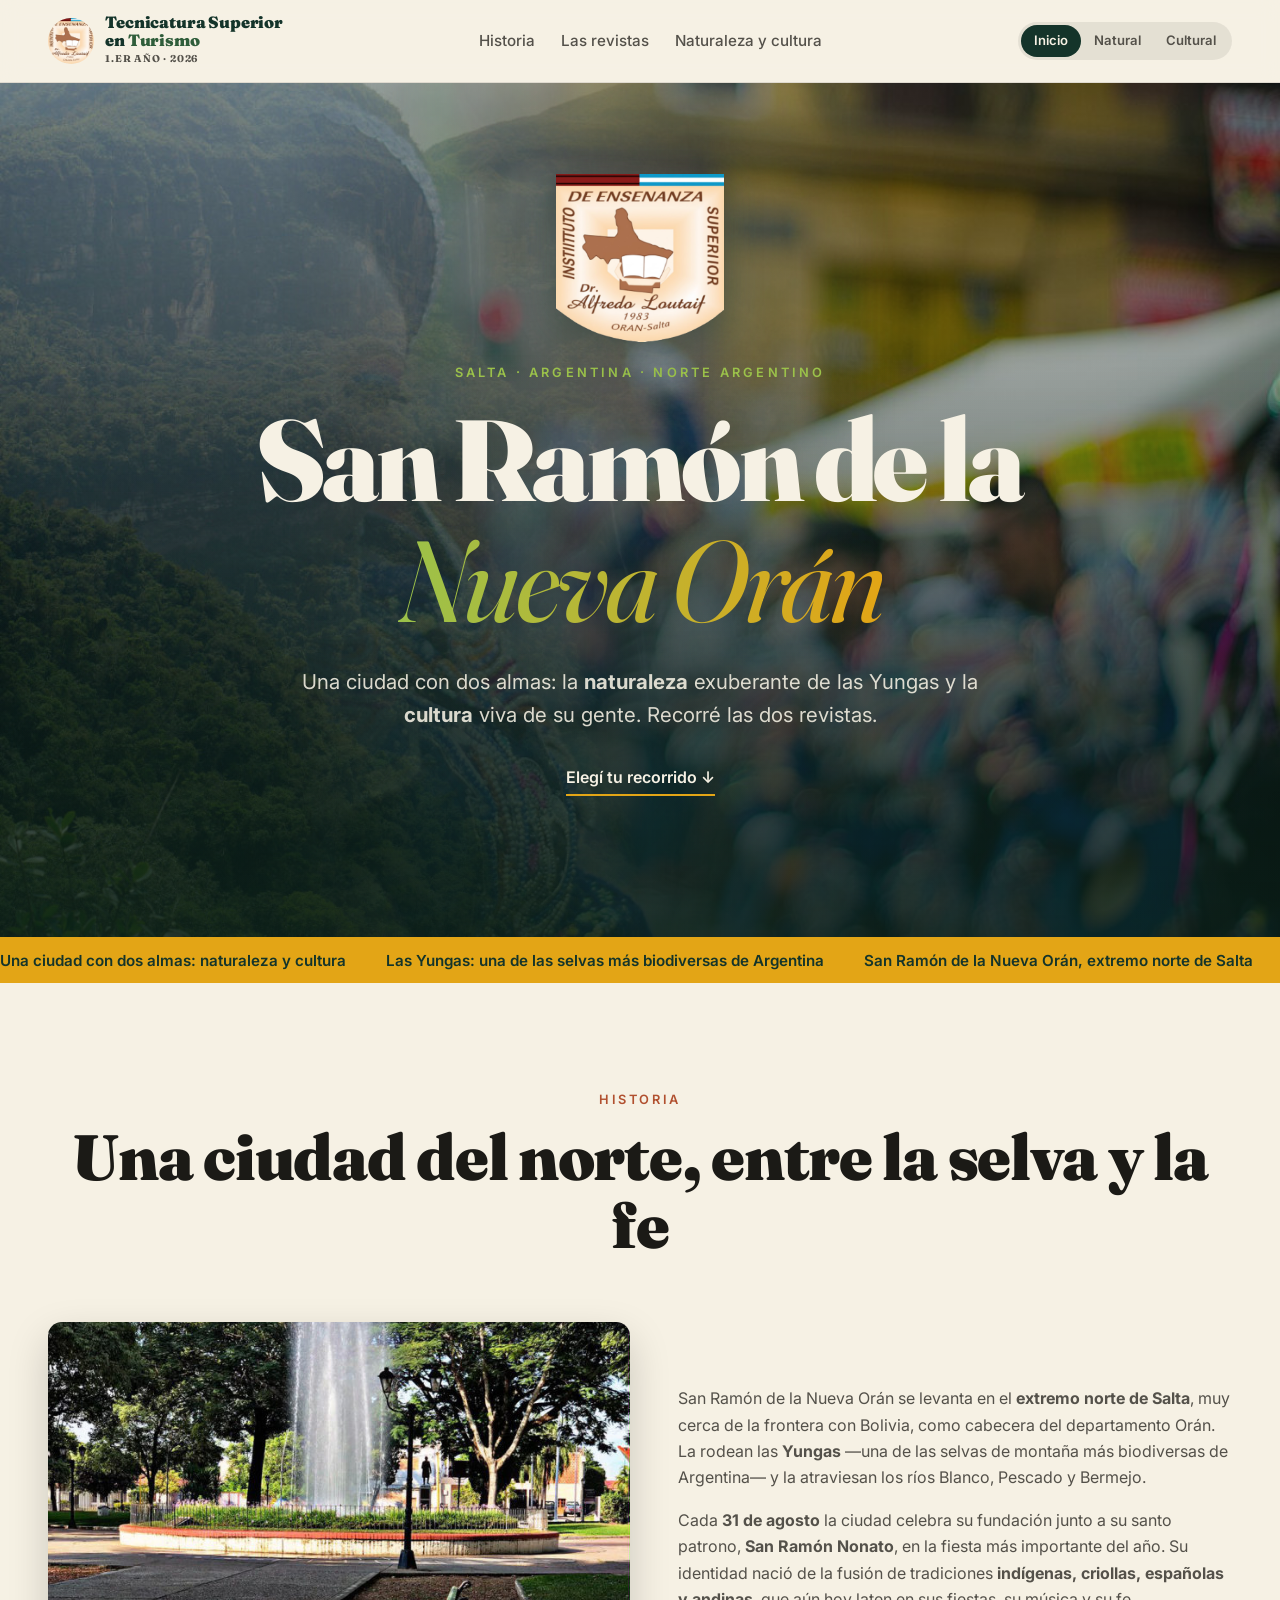
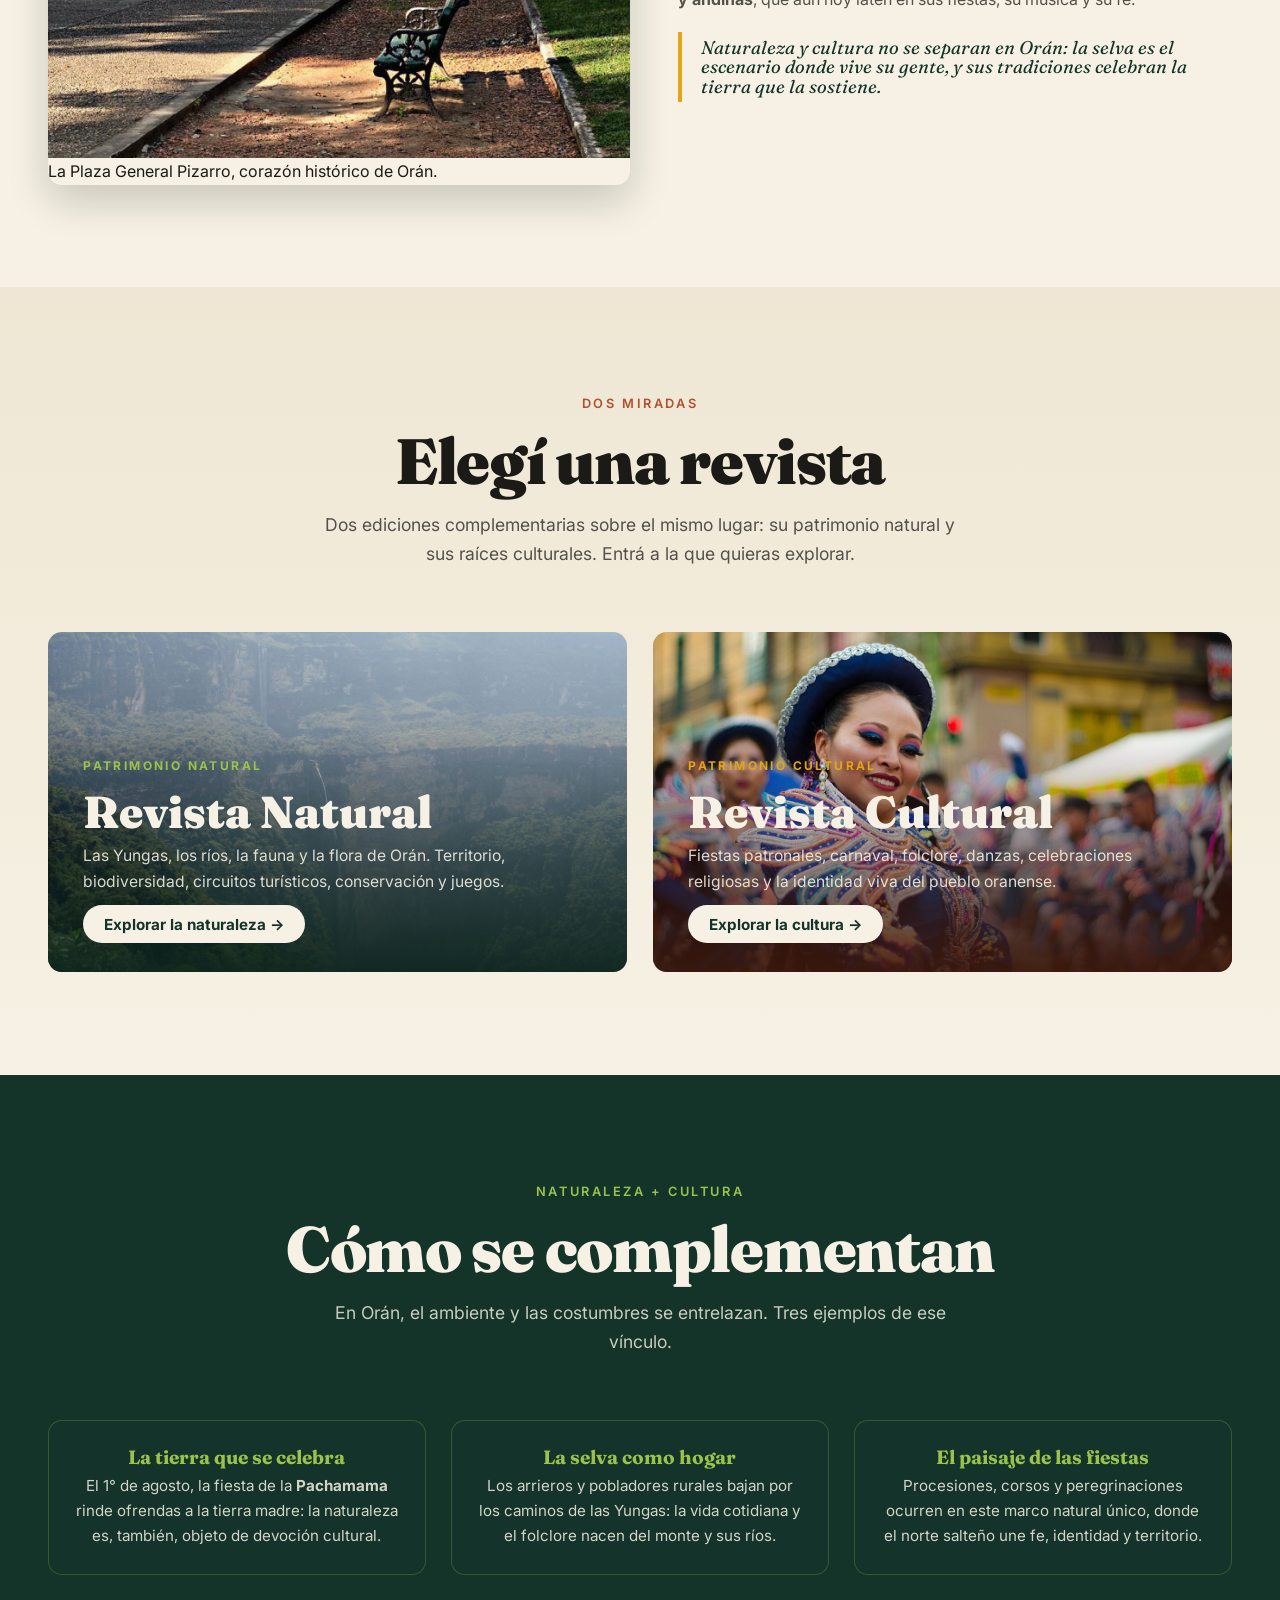
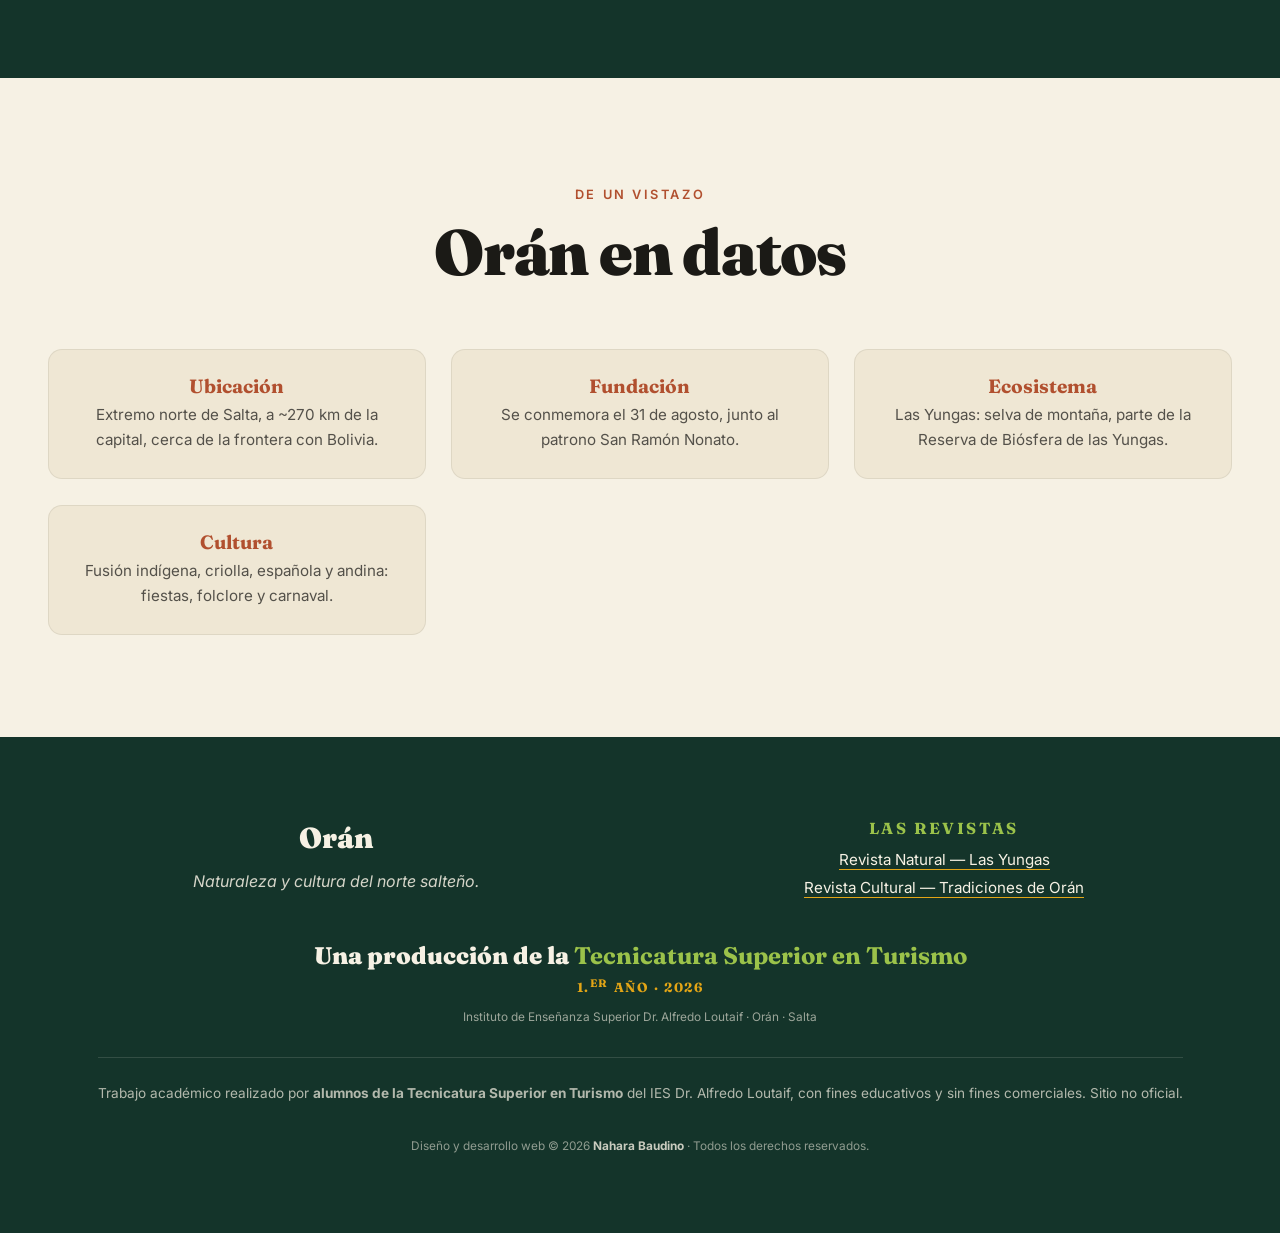
<file: index.html>
<!DOCTYPE html>
<html lang="es">
<head>
  <meta charset="UTF-8" />
  <meta name="viewport" content="width=device-width, initial-scale=1.0" />
  <meta name="author" content="Nahara Baudino" />
  <!-- Diseño y desarrollo web © 2026 Nahara Baudino. Todos los derechos reservados. Prohibida su copia sin autorización. -->
  <meta name="copyright" content="© 2026 Nahara Baudino — Todos los derechos reservados" />
  <meta name="description"
    content="San Ramón de la Nueva Orán, Salta: dos revistas en una — su patrimonio natural (las Yungas) y sus raíces culturales. Naturaleza y cultura que se complementan." />
  <title>Orán · Naturaleza y Cultura del norte salteño</title>
  <link rel="canonical" href="https://eco-cultura.vercel.app/" />
  <meta property="og:type" content="website" />
  <meta property="og:locale" content="es_AR" />
  <meta property="og:site_name" content="Orán · Naturaleza y Cultura" />
  <meta property="og:url" content="https://eco-cultura.vercel.app/" />
  <meta property="og:title" content="Orán · Naturaleza y Cultura del norte salteño" />
  <meta property="og:description" content="San Ramón de la Nueva Orán, Salta: dos revistas en una — su patrimonio natural (las Yungas) y sus raíces culturales." />
  <meta property="og:image" content="https://eco-cultura.vercel.app/assets/img/hero-yungas.jpg" />
  <meta name="twitter:card" content="summary_large_image" />
  <link rel="icon" type="image/png" href="assets/img/ies-logo.png" />
  <link rel="apple-touch-icon" href="assets/img/ies-logo.png" />
  <link rel="preconnect" href="https://fonts.googleapis.com" />
  <link rel="preconnect" href="https://fonts.gstatic.com" crossorigin />
  <link
    href="https://fonts.googleapis.com/css2?family=Fraunces:opsz,wght@9..144,400;9..144,600;9..144,900&family=Inter:wght@400;500;600&display=swap"
    rel="stylesheet" />
  <link rel="stylesheet" href="css/main.css" />
</head>

<body class="tema-portal">
  <div class="progress-bar" id="progress" aria-hidden="true"></div>

  <!-- ======================= NAVEGACIÓN ======================= -->
  <header class="site-header" id="top">
    <a class="header__brand" href="/" aria-label="Inicio">
      <img class="header__inst" src="assets/img/ies-logo.png"
        alt="Instituto de Enseñanza Superior Dr. Alfredo Loutaif" />
      <span class="header__brand-txt">
        <span class="header__brand-text header__brand-text--stack">Tecnicatura Superior<br />en <strong>Turismo</strong></span>
        <span class="header__brand-sub">1.er Año · 2026</span>
      </span>
    </a>
    <nav class="nav" id="nav" aria-label="Navegación principal">
      <a href="#historia">Historia</a>
      <a href="#revistas">Las revistas</a>
      <a href="#complementan">Naturaleza y cultura</a>
    </nav>
    <div class="header__controls">
      <div class="rev-switch" role="group" aria-label="Navegar">
        <a href="/" class="rev-switch__item is-active" aria-current="page">Inicio</a>
        <a href="/natural" class="rev-switch__item">Natural</a>
        <a href="/cultural" class="rev-switch__item">Cultural</a>
      </div>
      <button class="nav-toggle" id="nav-toggle" type="button"
        aria-label="Abrir menú" aria-expanded="false" aria-controls="nav">
        <span></span><span></span><span></span>
      </button>
    </div>
  </header>

  <main>
    <!-- ======================= PORTADA ======================= -->
    <section class="hero" id="hero">
      <div class="hero__media" data-parallax aria-hidden="true"></div>
      <div class="hero__overlay"></div>

      <!-- Emojis flotantes decorativos (naturaleza + cultura) -->
      <div class="hero__floaties" aria-hidden="true">
        <span style="--d:0s;  --x:12%; --s:1.5rem">🌿</span>
        <span style="--d:3s;  --x:78%; --s:1.7rem">🎭</span>
        <span style="--d:6s;  --x:35%; --s:1.3rem">🦋</span>
        <span style="--d:1.5s;--x:60%; --s:1.5rem">💃</span>
        <span style="--d:4.5s;--x:88%; --s:1.4rem">🍃</span>
      </div>

      <div class="hero__content">
        <!-- Logo del instituto en la portada -->
        <img class="hero__seal" src="assets/img/ies-logo.png"
          alt="Instituto de Enseñanza Superior Dr. Alfredo Loutaif — Orán, Salta" />
        <p class="hero__kicker">Salta · Argentina · Norte argentino</p>
        <h1 class="hero__title">San Ramón de la<br /><em>Nueva Orán</em></h1>
        <p class="hero__lead">
          Una ciudad con dos almas: la <strong>naturaleza</strong> exuberante de las Yungas y la
          <strong>cultura</strong> viva de su gente. Recorré las dos revistas.
        </p>
        <a href="#revistas" class="hero__scroll">Elegí tu recorrido ↓</a>
      </div>

      <!-- Ticker: naturaleza + cultura (se duplica por JS para el loop) -->
      <div class="ticker" aria-hidden="true">
        <div class="ticker__track" id="ticker">
          <span class="ticker__item">Una ciudad con dos almas: naturaleza y cultura</span>
          <span class="ticker__item">Las Yungas: una de las selvas más biodiversas de Argentina</span>
          <span class="ticker__item">San Ramón de la Nueva Orán, extremo norte de Salta</span>
          <span class="ticker__item">La cruzan los ríos Blanco, Pescado y Bermejo</span>
          <span class="ticker__item">Fiestas patronales, folclore y carnaval</span>
          <span class="ticker__item">Fundada el 31 de agosto de 1794</span>
        </div>
      </div>
    </section>

    <!-- ======================= HISTORIA ======================= -->
    <section class="section section--editorial" id="historia">
      <header class="section__head">
        <span class="section__index">Historia</span>
        <h2 class="section__title">Una ciudad del norte, entre la selva y la fe</h2>
      </header>
      <div class="cult-split" data-reveal>
        <figure class="cult-figure">
          <img src="assets/img/cultura/plaza-pizarro.jpg"
            alt="Plaza General Pizarro de Orán, con su fuente y arboleda"
            loading="lazy" decoding="async" />
          <figcaption>La Plaza General Pizarro, corazón histórico de Orán.</figcaption>
        </figure>
        <div class="cult-text">
          <p>
            San Ramón de la Nueva Orán se levanta en el <strong>extremo norte de Salta</strong>,
            muy cerca de la frontera con Bolivia, como cabecera del departamento Orán. La rodean
            las <strong>Yungas</strong> —una de las selvas de montaña más biodiversas de
            Argentina— y la atraviesan los ríos Blanco, Pescado y Bermejo.
          </p>
          <p>
            Cada <strong>31 de agosto</strong> la ciudad celebra su fundación junto a su santo
            patrono, <strong>San Ramón Nonato</strong>, en la fiesta más importante del año. Su
            identidad nació de la fusión de tradiciones <strong>indígenas, criollas, españolas y
            andinas</strong>, que aún hoy laten en sus fiestas, su música y su fe.
          </p>
          <blockquote class="cult-quote">
            Naturaleza y cultura no se separan en Orán: la selva es el escenario donde vive su
            gente, y sus tradiciones celebran la tierra que la sostiene.
          </blockquote>
        </div>
      </div>
    </section>

    <!-- ======================= LAS DOS REVISTAS ======================= -->
    <section class="section section--rios" id="revistas">
      <header class="section__head section__head--center">
        <span class="section__index">Dos miradas</span>
        <h2 class="section__title">Elegí una revista</h2>
        <p class="section__intro">
          Dos ediciones complementarias sobre el mismo lugar: su patrimonio natural y sus raíces
          culturales. Entrá a la que quieras explorar.
        </p>
      </header>
      <div class="portal">
        <a class="portal__card portal__card--natural" href="/natural" data-reveal>
          <img src="assets/img/hero-yungas.jpg" alt="" aria-hidden="true" loading="lazy" />
          <div class="portal__body">
            <p class="portal__kicker">Patrimonio natural</p>
            <p class="portal__title">Revista Natural</p>
            <p class="portal__desc">
              Las Yungas, los ríos, la fauna y la flora de Orán. Territorio, biodiversidad,
              circuitos turísticos, conservación y juegos.
            </p>
            <span class="portal__btn">Explorar la naturaleza →</span>
          </div>
        </a>
        <a class="portal__card portal__card--cultural" href="/cultural" data-reveal>
          <img src="assets/img/cultura/caporales.jpg" alt="" aria-hidden="true" loading="lazy" />
          <div class="portal__body">
            <p class="portal__kicker">Patrimonio cultural</p>
            <p class="portal__title">Revista Cultural</p>
            <p class="portal__desc">
              Fiestas patronales, carnaval, folclore, danzas, celebraciones religiosas y la
              identidad viva del pueblo oranense.
            </p>
            <span class="portal__btn">Explorar la cultura →</span>
          </div>
        </a>
      </div>
    </section>

    <!-- ======================= CÓMO SE COMPLEMENTAN ======================= -->
    <section class="section section--dark" id="complementan">
      <header class="section__head section__head--center">
        <span class="section__index">Naturaleza + Cultura</span>
        <h2 class="section__title">Cómo se complementan</h2>
        <p class="section__intro">
          En Orán, el ambiente y las costumbres se entrelazan. Tres ejemplos de ese vínculo.
        </p>
      </header>
      <div class="manifiesto-grid">
        <article class="manifiesto-item" data-reveal>
          <h3>La tierra que se celebra</h3>
          <p>El 1° de agosto, la fiesta de la <strong>Pachamama</strong> rinde ofrendas a la tierra
            madre: la naturaleza es, también, objeto de devoción cultural.</p>
        </article>
        <article class="manifiesto-item" data-reveal>
          <h3>La selva como hogar</h3>
          <p>Los arrieros y pobladores rurales bajan por los caminos de las Yungas: la vida
            cotidiana y el folclore nacen del monte y sus ríos.</p>
        </article>
        <article class="manifiesto-item" data-reveal>
          <h3>El paisaje de las fiestas</h3>
          <p>Procesiones, corsos y peregrinaciones ocurren en este marco natural único, donde el
            norte salteño une fe, identidad y territorio.</p>
        </article>
      </div>
    </section>

    <!-- ======================= DATOS RÁPIDOS (sugerencia) ======================= -->
    <section class="section section--editorial" id="datos">
      <header class="section__head section__head--center">
        <span class="section__index">De un vistazo</span>
        <h2 class="section__title">Orán en datos</h2>
      </header>
      <div class="manifiesto-grid">
        <article class="manifiesto-item" data-reveal style="background: var(--crema-2); border-color: color-mix(in srgb, var(--tinta) 8%, transparent);">
          <h3 style="color: var(--tierra-roja)">Ubicación</h3>
          <p style="color: var(--tinta-suave)">Extremo norte de Salta, a ~270 km de la capital, cerca de la frontera con Bolivia.</p>
        </article>
        <article class="manifiesto-item" data-reveal style="background: var(--crema-2); border-color: color-mix(in srgb, var(--tinta) 8%, transparent);">
          <h3 style="color: var(--tierra-roja)">Fundación</h3>
          <p style="color: var(--tinta-suave)">Se conmemora el 31 de agosto, junto al patrono San Ramón Nonato.</p>
        </article>
        <article class="manifiesto-item" data-reveal style="background: var(--crema-2); border-color: color-mix(in srgb, var(--tinta) 8%, transparent);">
          <h3 style="color: var(--tierra-roja)">Ecosistema</h3>
          <p style="color: var(--tinta-suave)">Las Yungas: selva de montaña, parte de la Reserva de Biósfera de las Yungas.</p>
        </article>
        <article class="manifiesto-item" data-reveal style="background: var(--crema-2); border-color: color-mix(in srgb, var(--tinta) 8%, transparent);">
          <h3 style="color: var(--tierra-roja)">Cultura</h3>
          <p style="color: var(--tinta-suave)">Fusión indígena, criolla, española y andina: fiestas, folclore y carnaval.</p>
        </article>
      </div>
    </section>
  </main>

  <!-- ======================= PIE ======================= -->
  <footer class="site-footer" id="contacto">
    <div class="footer__brand">
      <p class="footer__logo">Orán</p>
      <p class="footer__tag">Naturaleza y cultura del norte salteño.</p>
    </div>
    <div class="footer__contact">
      <h3>Las revistas</h3>
      <p><a href="/natural">Revista Natural — Las Yungas</a></p>
      <p><a href="/cultural">Revista Cultural — Tradiciones de Orán</a></p>
    </div>
    <div class="footer__inst">
      <div class="footer__credit">
        <p class="footer__made">Una producción de la <strong>Tecnicatura Superior en Turismo</strong></p>
        <p class="footer__made-year">1.<sup>er</sup> Año · 2026</p>
        <p class="footer__inst-small">Instituto de Enseñanza Superior Dr. Alfredo Loutaif · Orán · Salta</p>
      </div>
    </div>
    <p class="footer__legal">
      Trabajo académico realizado por <strong>alumnos de la Tecnicatura Superior en Turismo</strong>
      del IES Dr. Alfredo Loutaif, con fines educativos y sin fines comerciales. Sitio no oficial.
    </p>
    <p class="footer__copy">Diseño y desarrollo web © 2026 <strong>Nahara Baudino</strong> · Todos los derechos reservados.</p>
  </footer>

  <button class="to-top" id="to-top" type="button" aria-label="Volver arriba" title="Volver arriba">↑</button>
  <script type="module" src="js/interactivity.js"></script>
</body>
</html>
</file>
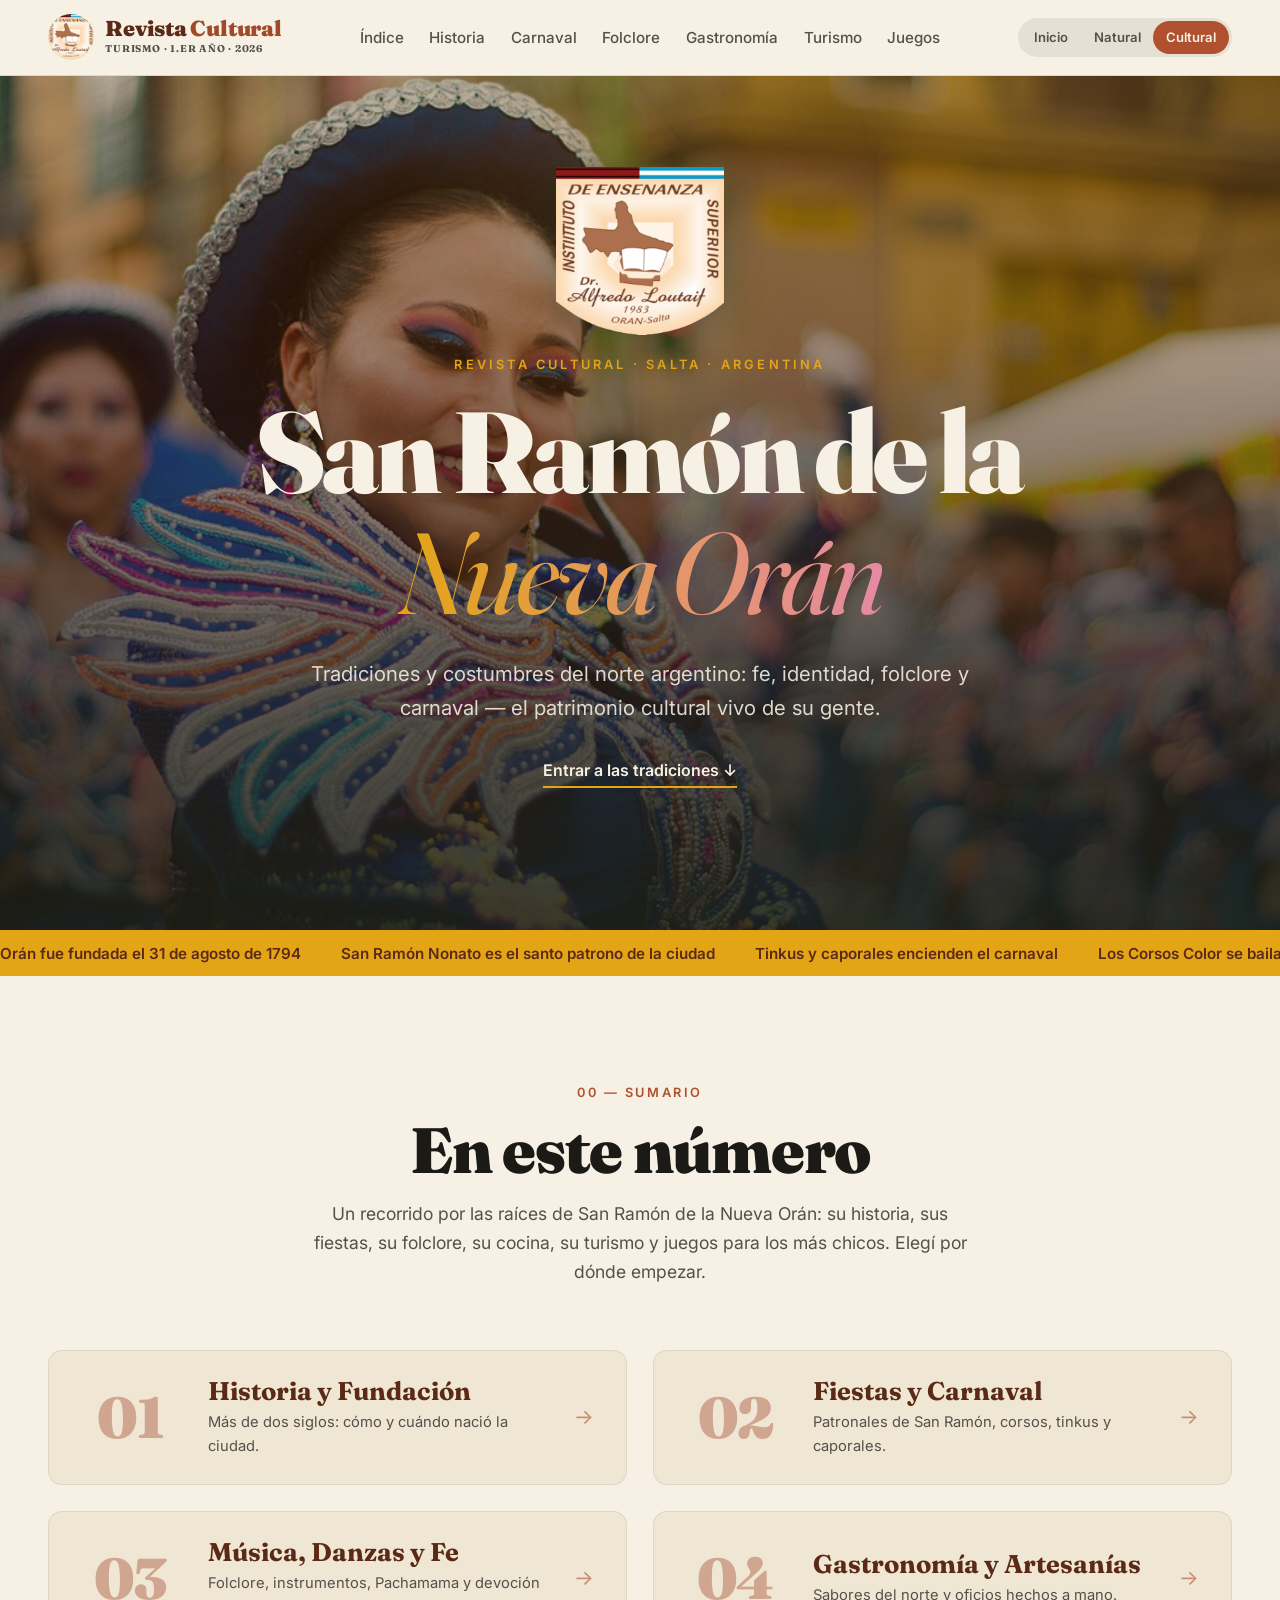
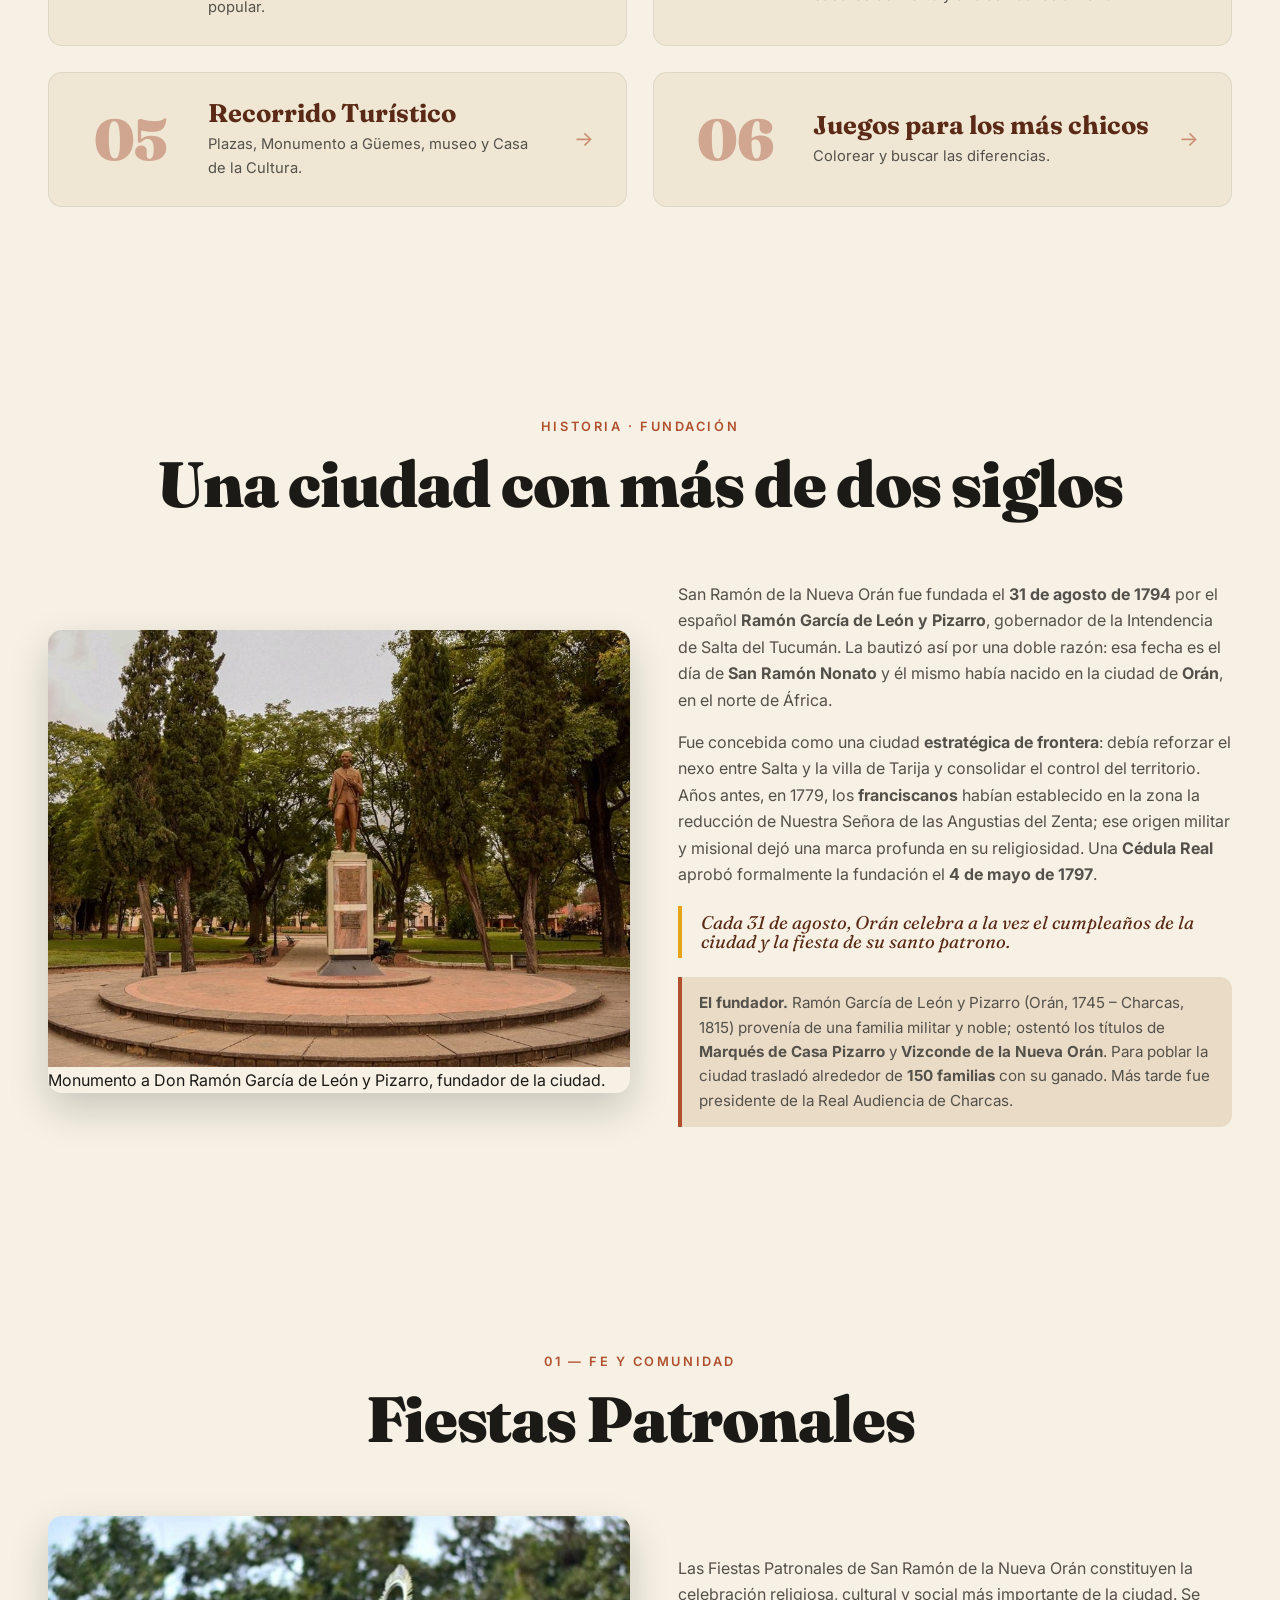
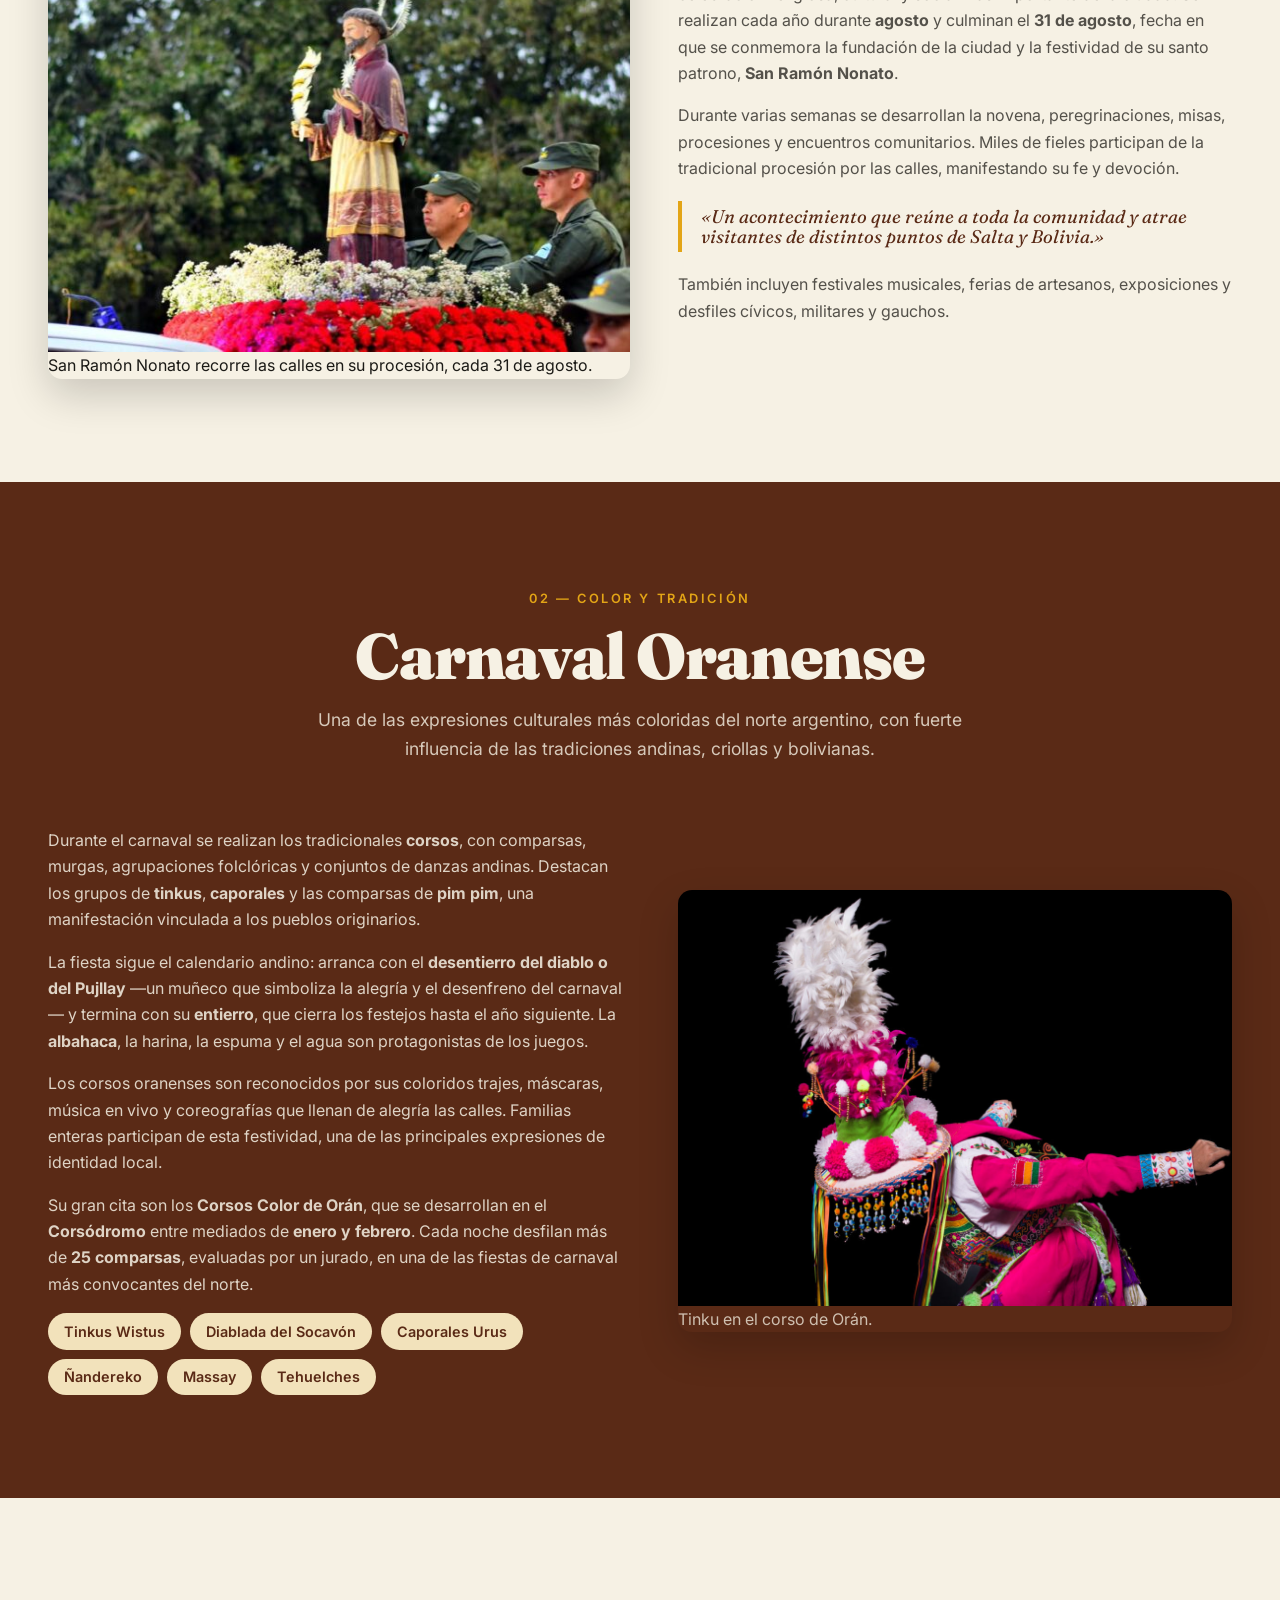
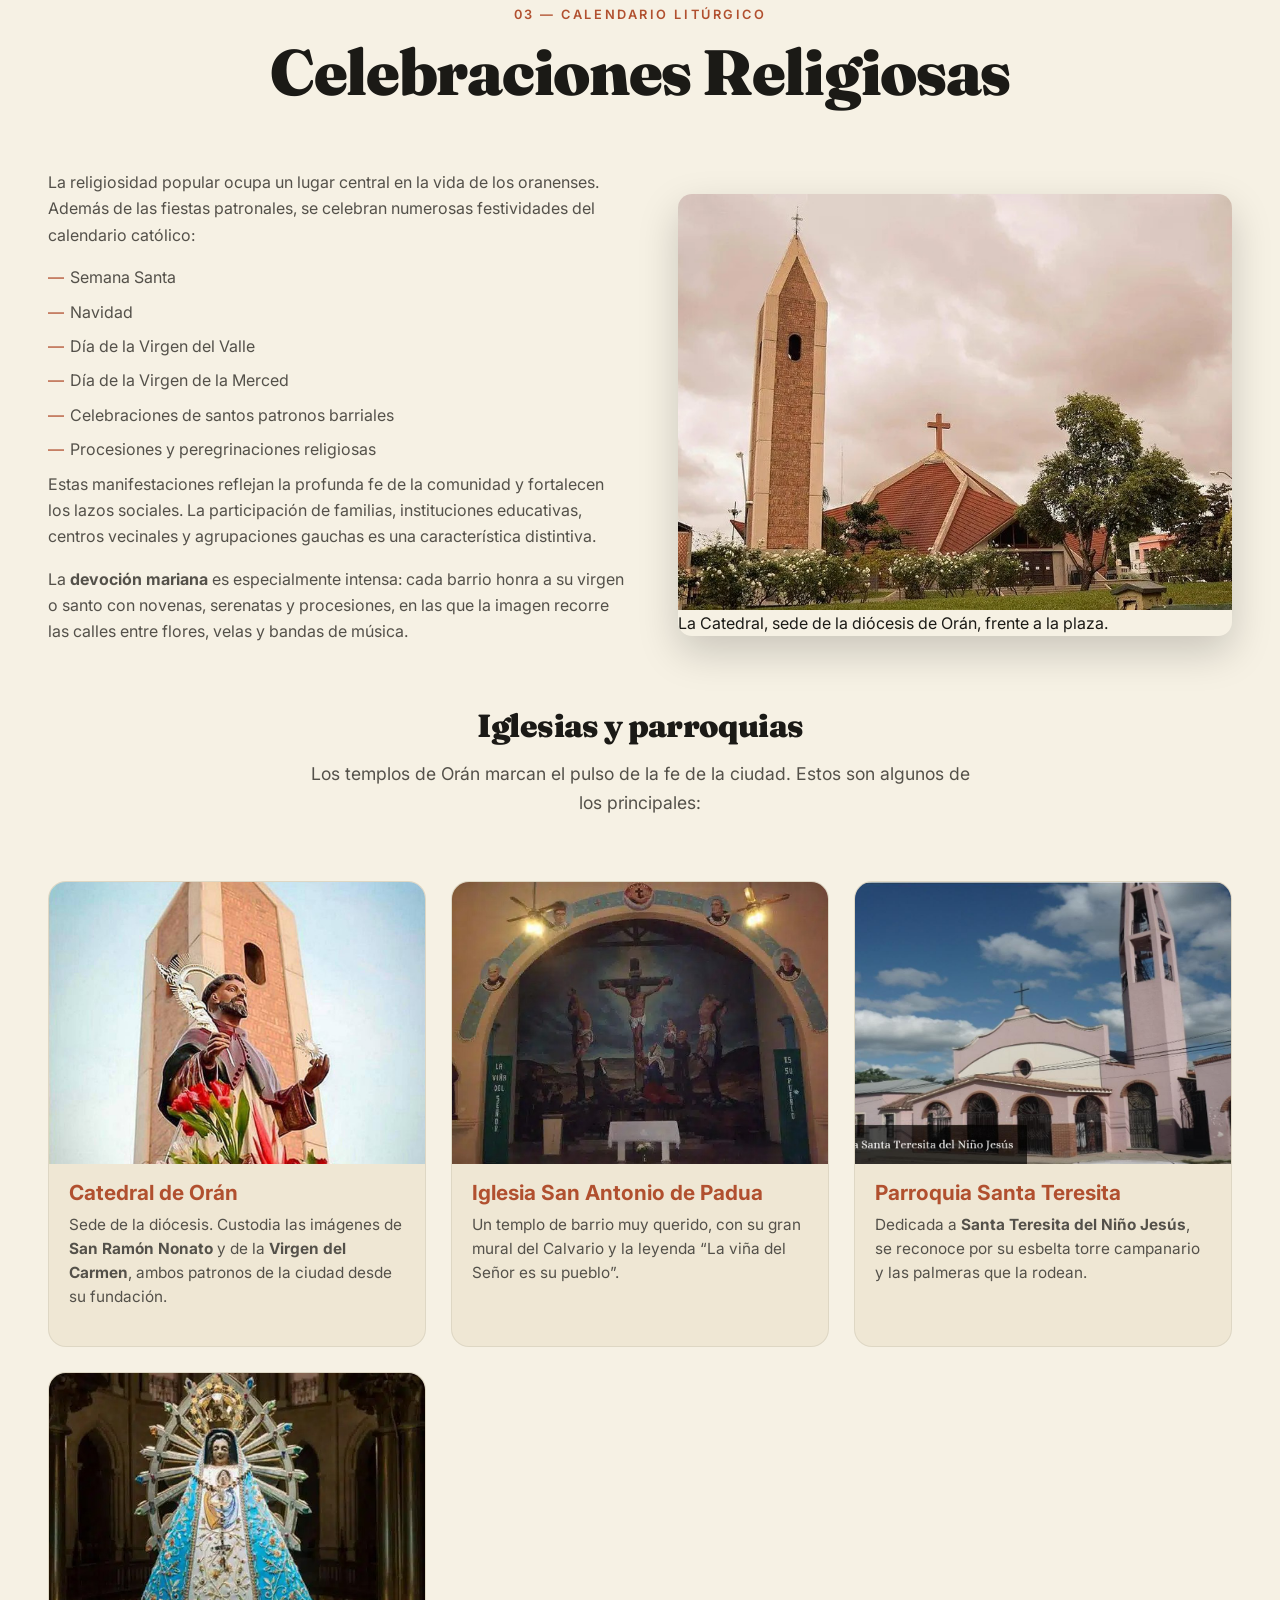
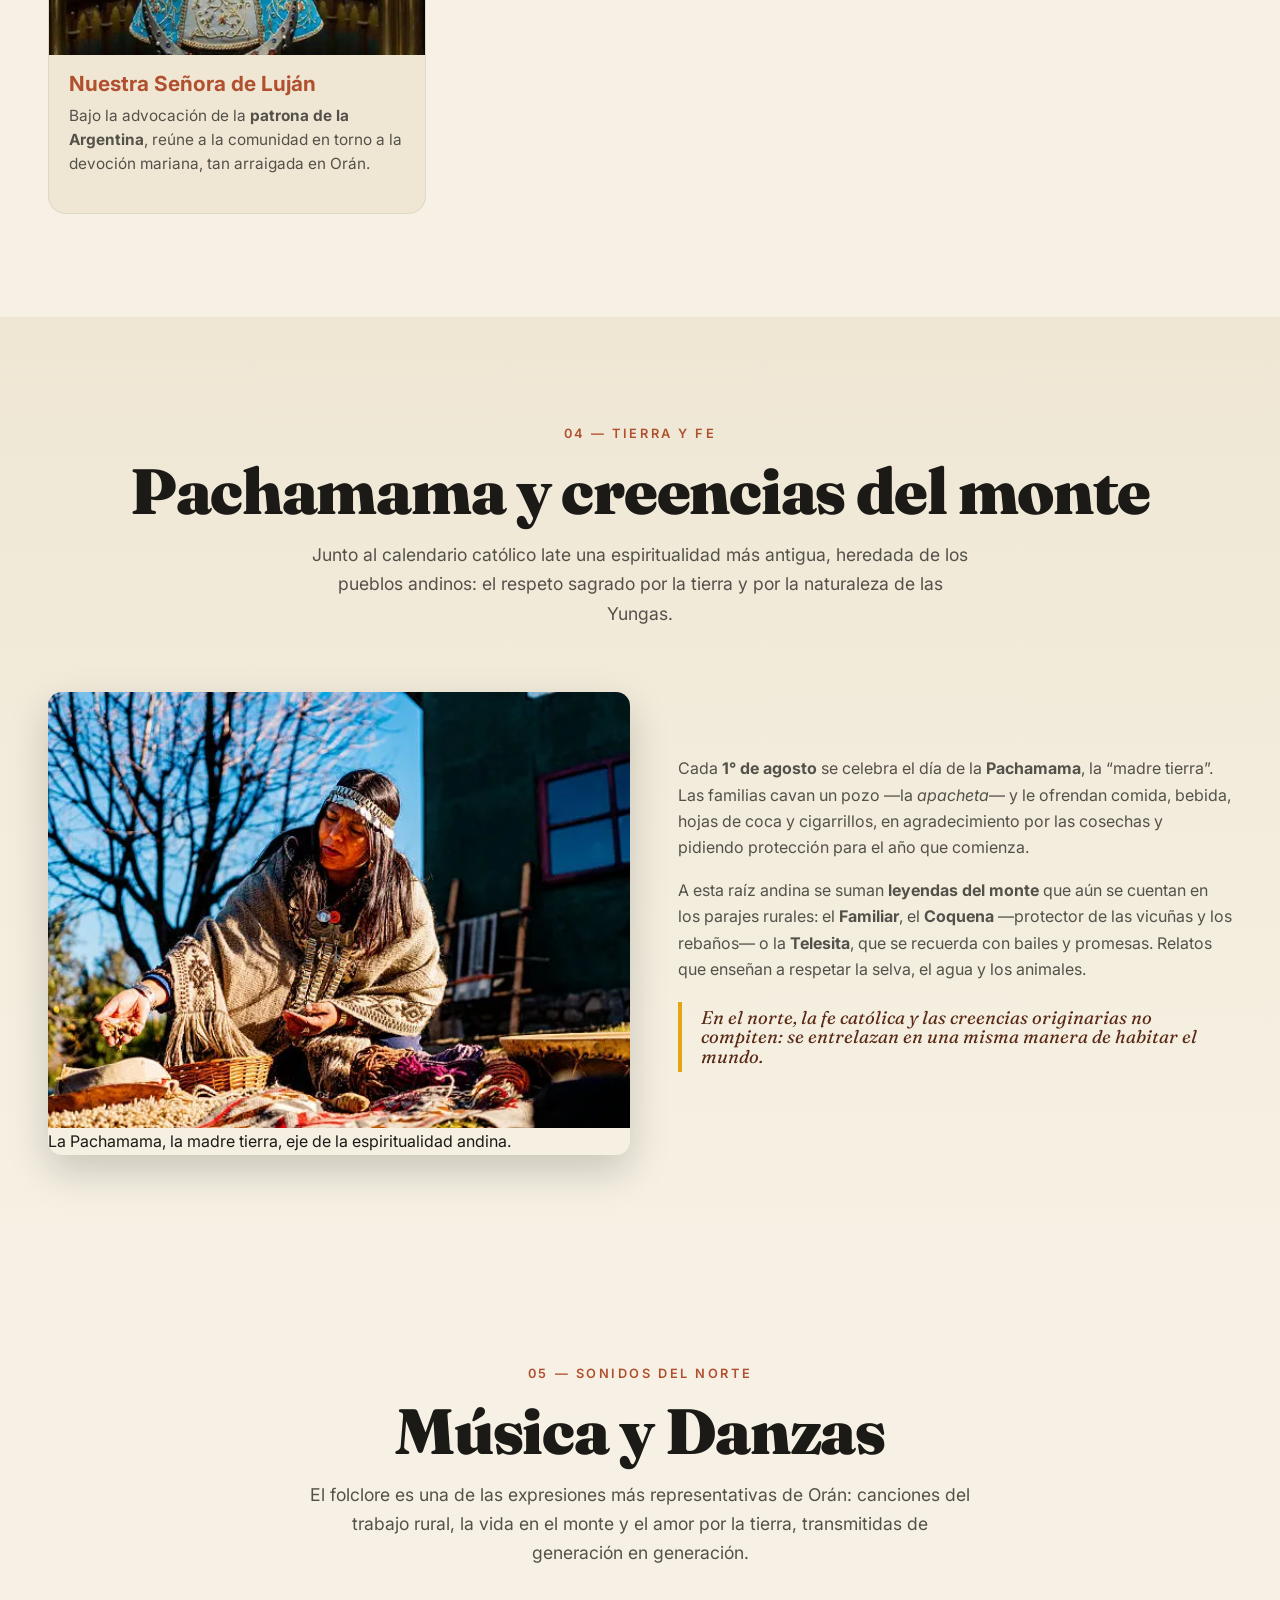
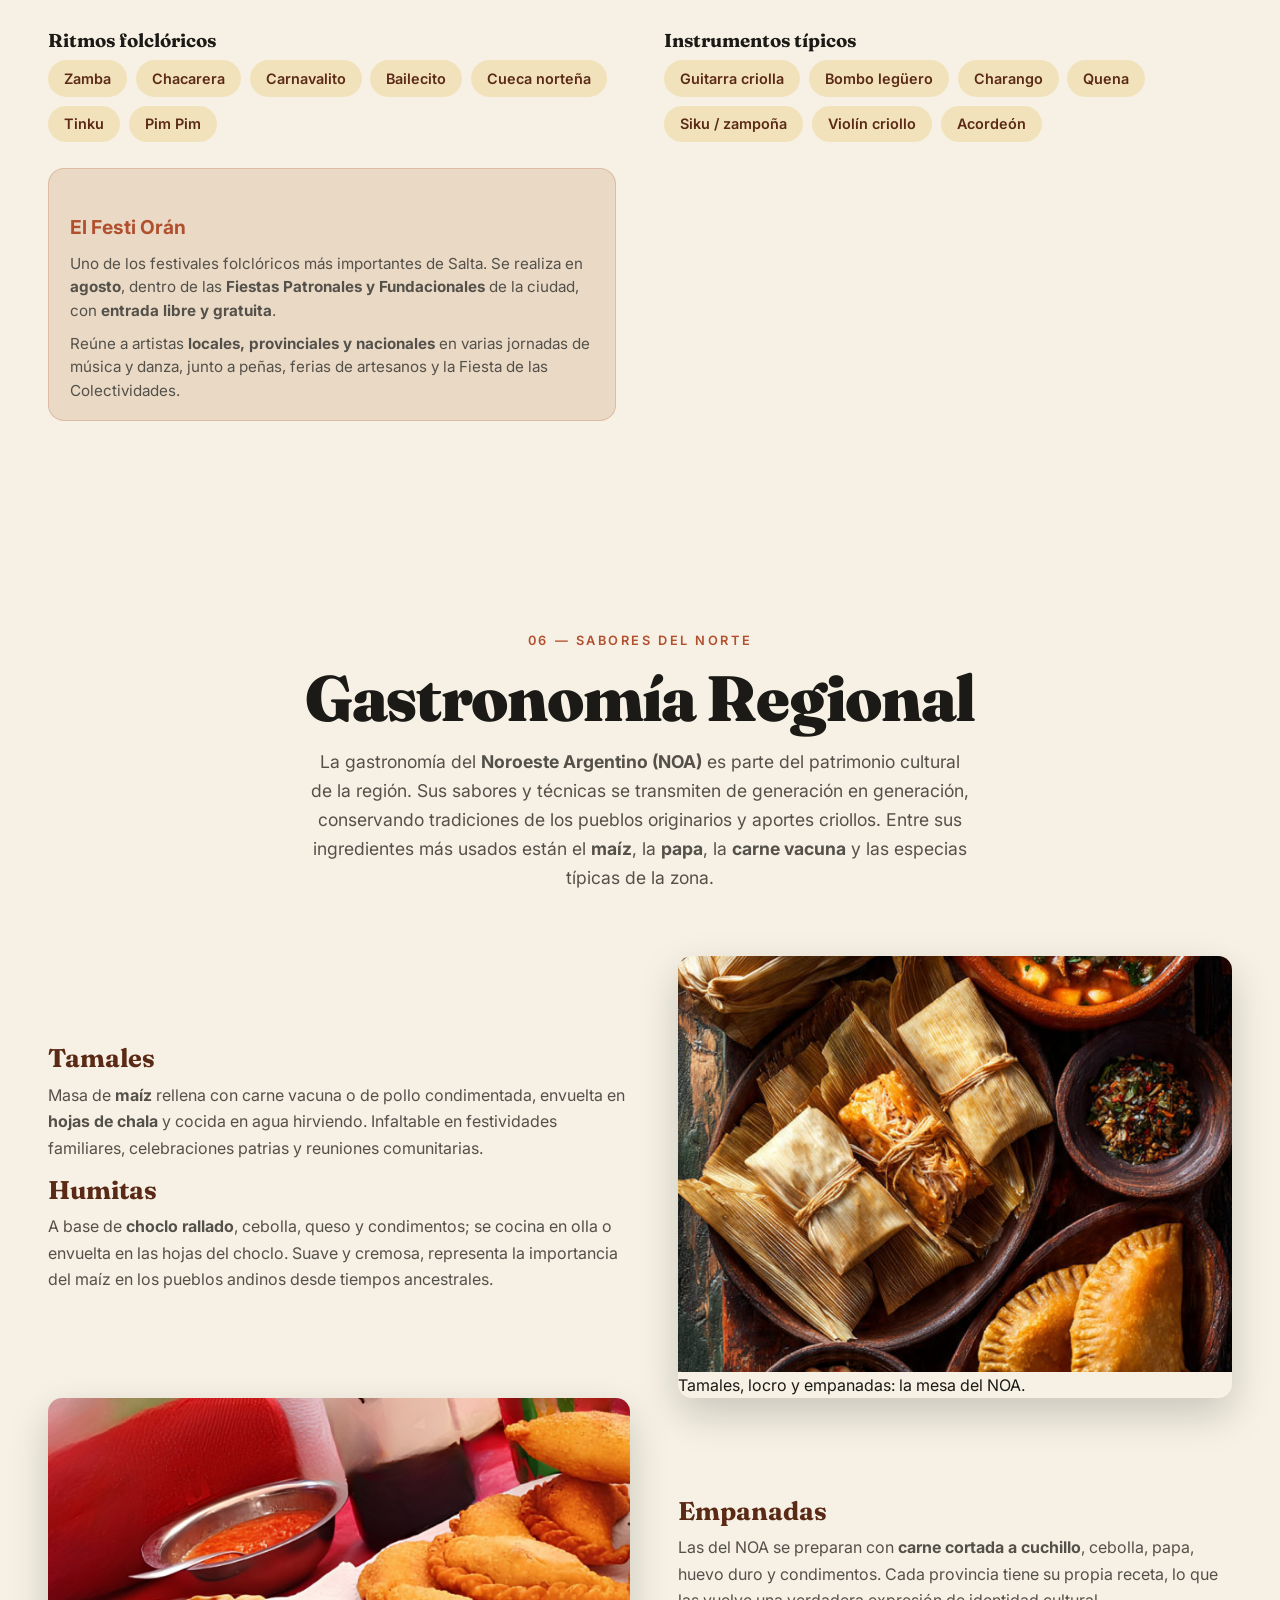
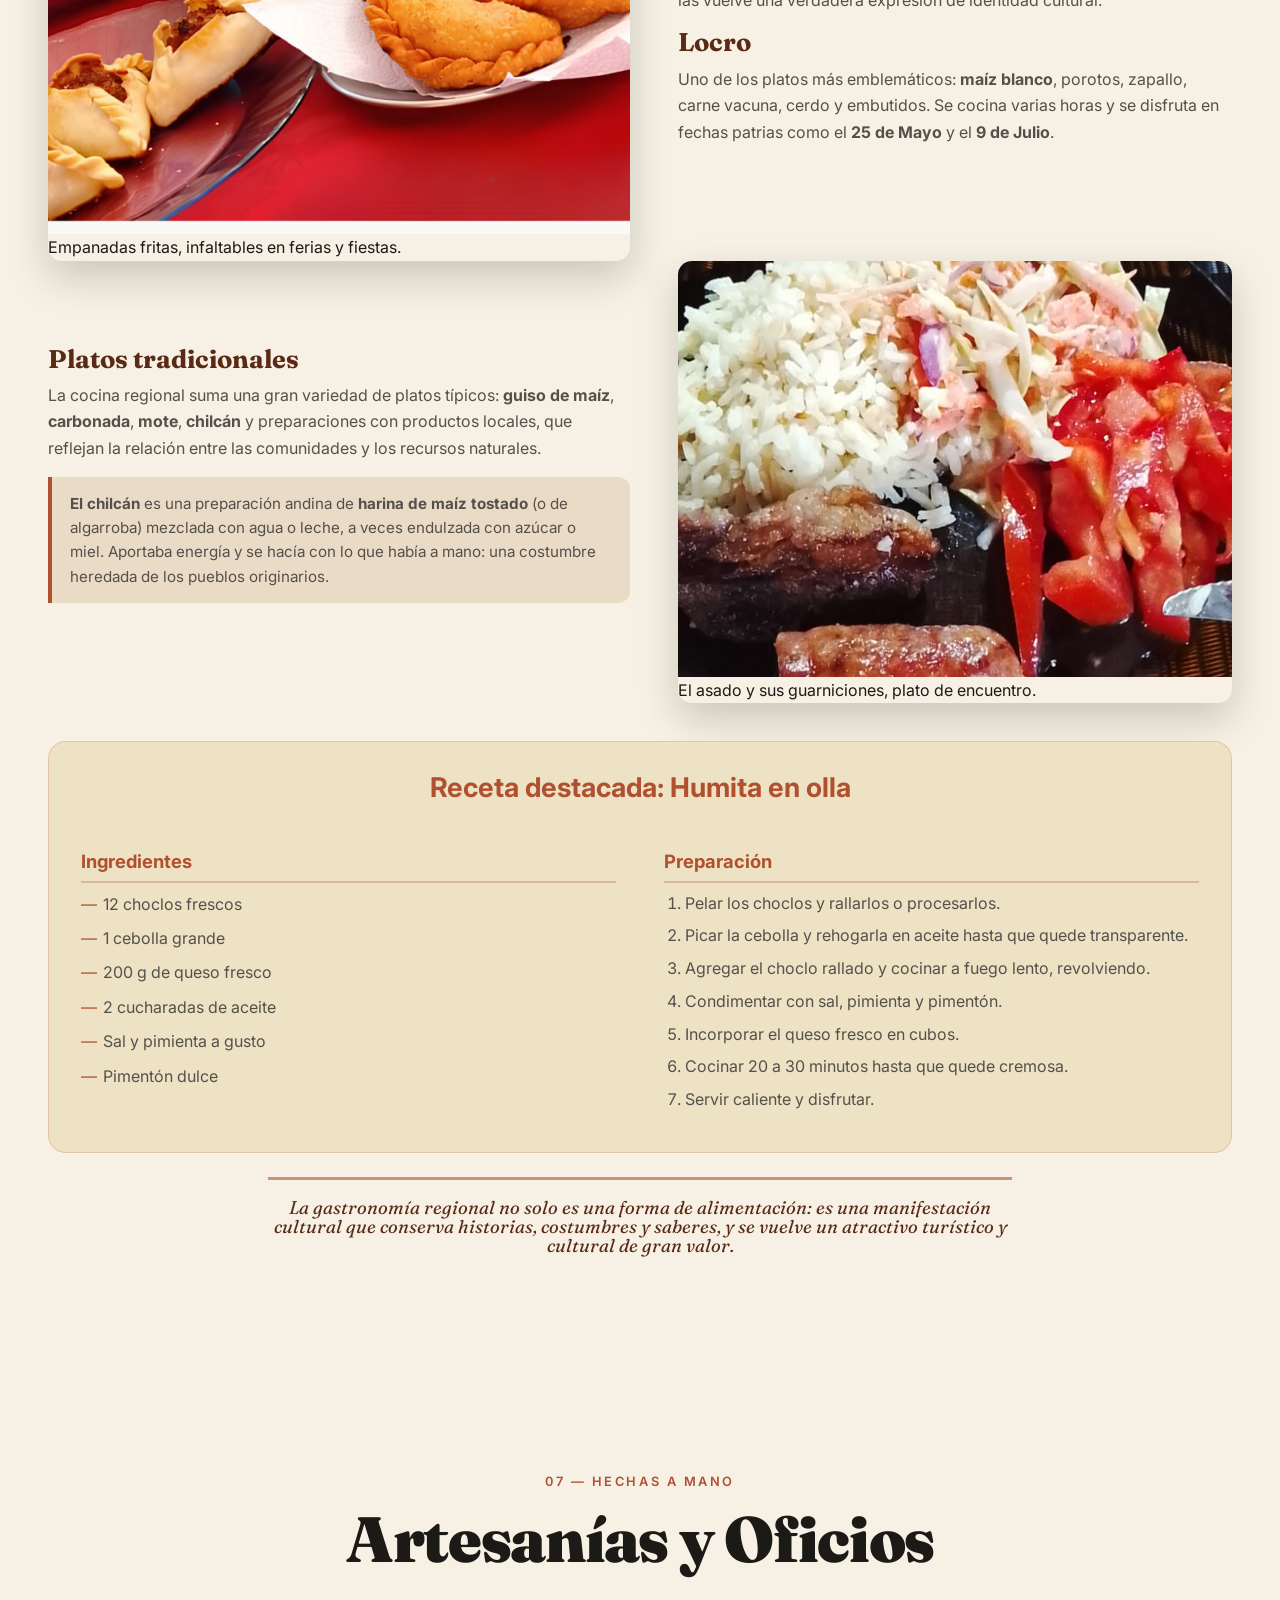
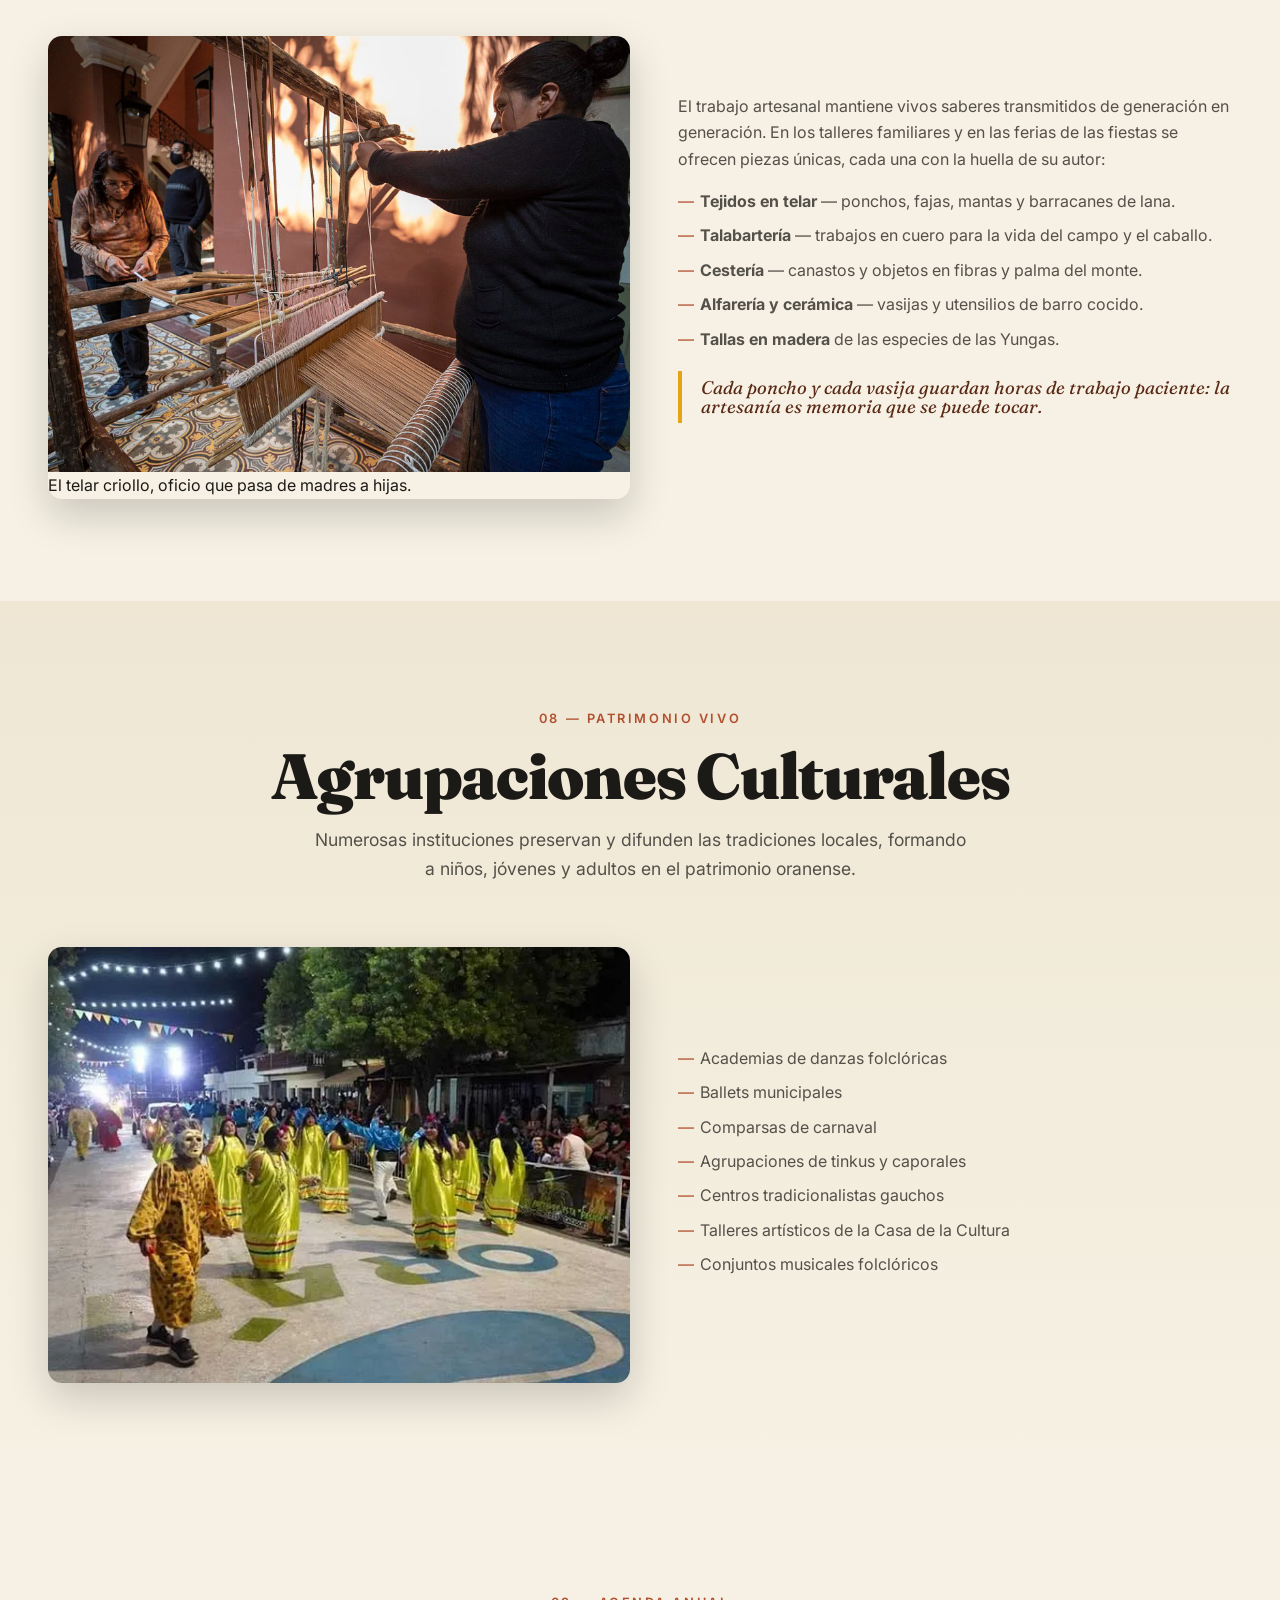
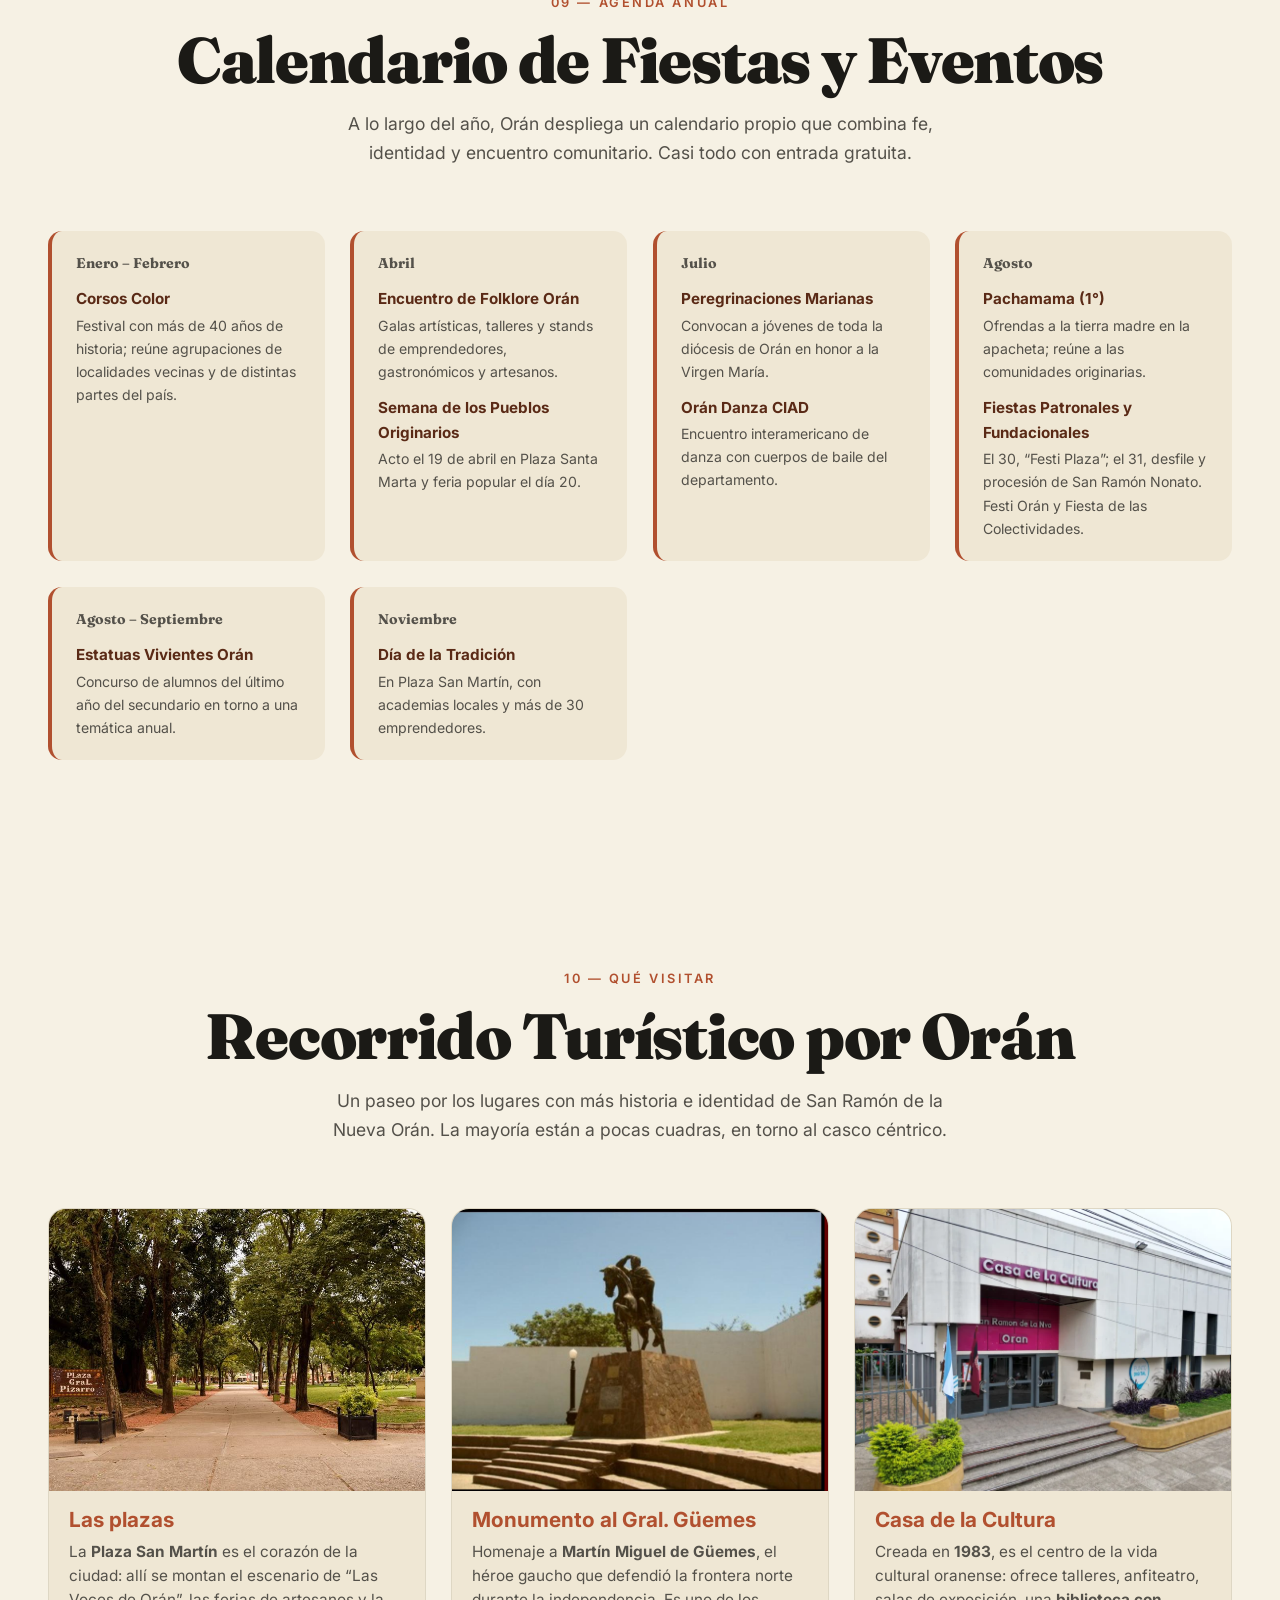
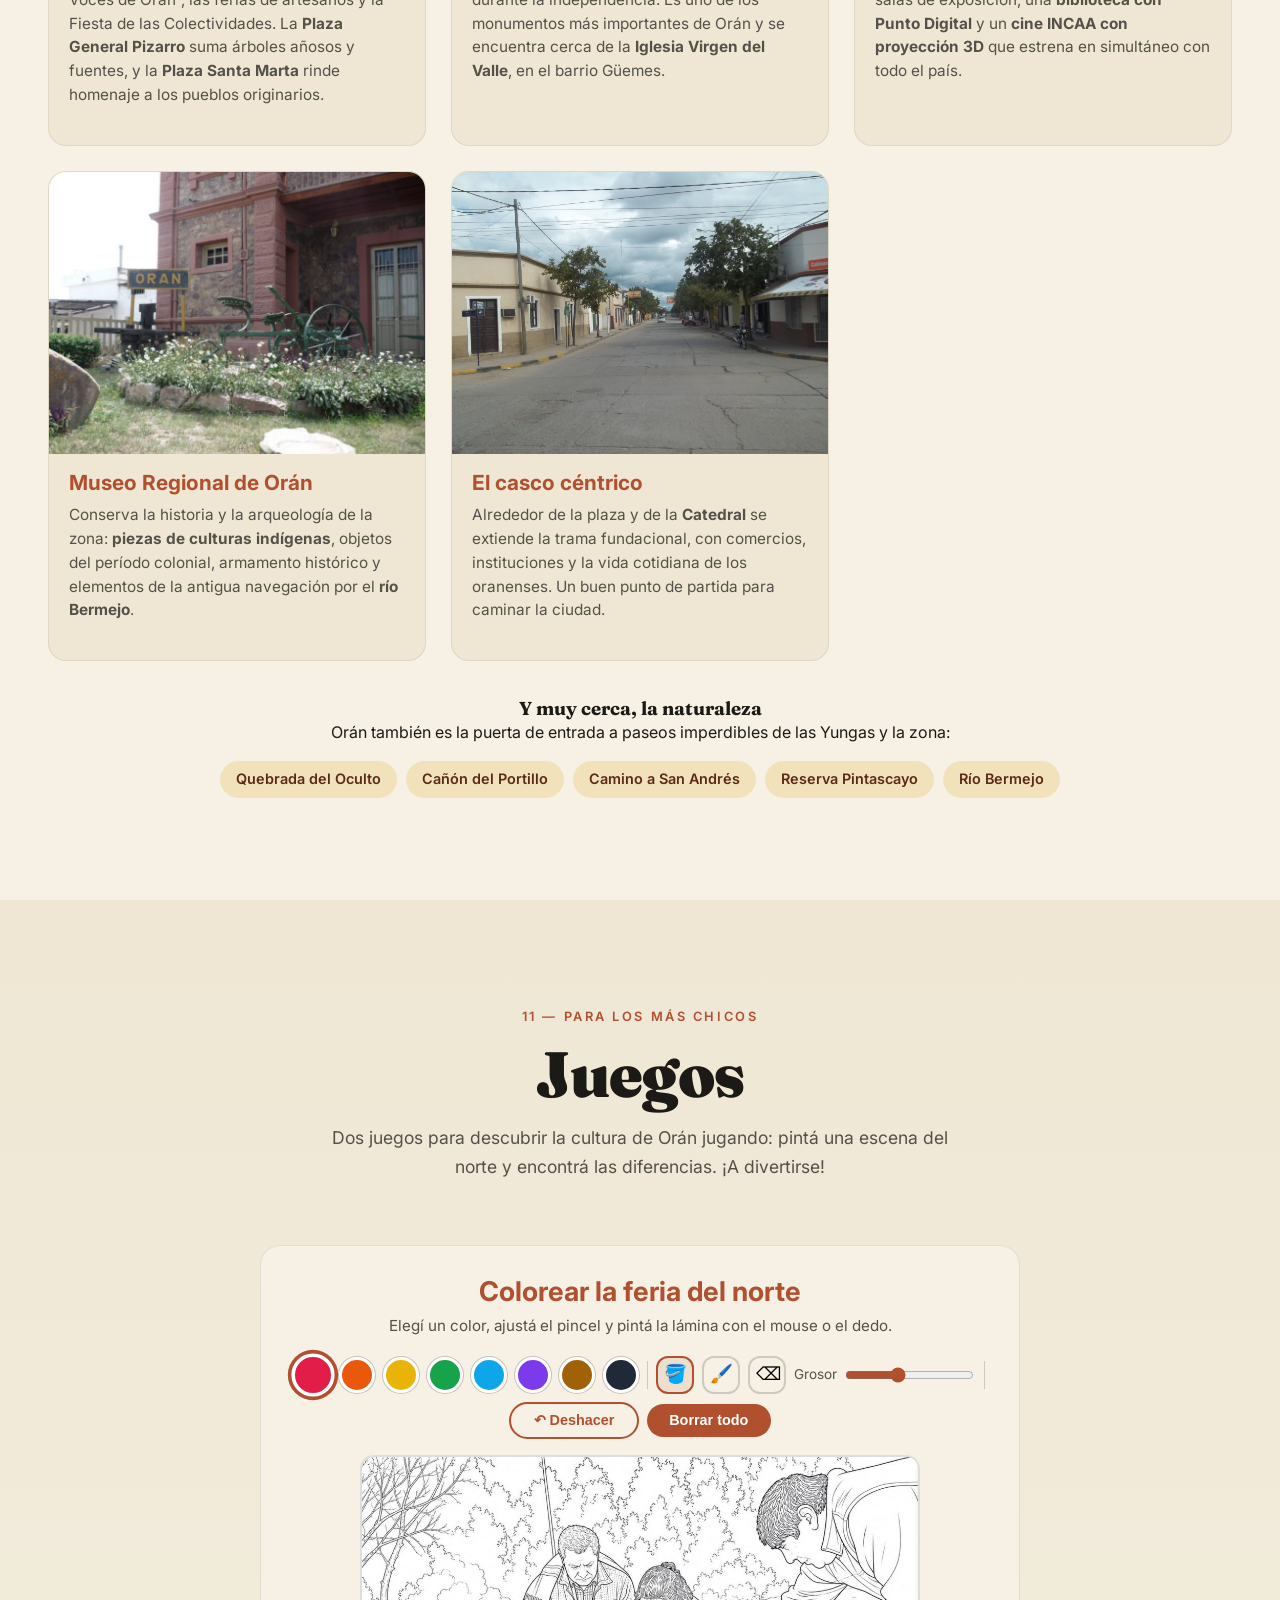
<file: cultural.html>
<!DOCTYPE html>
<html lang="es">
<head>
  <meta charset="UTF-8" />
  <meta name="viewport" content="width=device-width, initial-scale=1.0" />
  <meta name="author" content="Nahara Baudino" />
  <!-- Diseño y desarrollo web © 2026 Nahara Baudino. Todos los derechos reservados. Prohibida su copia sin autorización. -->
  <meta name="copyright" content="© 2026 Nahara Baudino — Todos los derechos reservados" />
  <meta name="description"
    content="Revista Cultural de San Ramón de la Nueva Orán: fiestas patronales, carnaval, folclore, danzas, gastronomía e identidad del norte salteño." />
  <title>Revista Cultural · Tradiciones de Orán</title>
  <link rel="canonical" href="https://eco-cultura.vercel.app/cultural" />
  <meta property="og:type" content="website" />
  <meta property="og:locale" content="es_AR" />
  <meta property="og:site_name" content="Orán · Naturaleza y Cultura" />
  <meta property="og:url" content="https://eco-cultura.vercel.app/cultural" />
  <meta property="og:title" content="Revista Cultural · Tradiciones de Orán" />
  <meta property="og:description" content="Revista cultural de San Ramón de la Nueva Orán: fiestas patronales, carnaval, folclore, gastronomía e identidad del norte salteño." />
  <meta property="og:image" content="https://eco-cultura.vercel.app/assets/img/cultura/caporales.jpg" />
  <meta name="twitter:card" content="summary_large_image" />
  <link rel="icon" type="image/png" href="assets/img/ies-logo.png" />
  <link rel="apple-touch-icon" href="assets/img/ies-logo.png" />
  <link rel="preconnect" href="https://fonts.googleapis.com" />
  <link rel="preconnect" href="https://fonts.gstatic.com" crossorigin />
  <link
    href="https://fonts.googleapis.com/css2?family=Fraunces:opsz,wght@9..144,400;9..144,600;9..144,900&family=Inter:wght@400;500;600&display=swap"
    rel="stylesheet" />
  <link rel="stylesheet" href="css/main.css" />
</head>

<body class="tema-cultural">
  <div class="progress-bar" id="progress" aria-hidden="true"></div>

  <!-- ======================= NAVEGACIÓN ======================= -->
  <header class="site-header" id="top">
    <a class="header__brand" href="/" aria-label="Inicio">
      <img class="header__inst" src="assets/img/ies-logo.png"
        alt="Instituto de Enseñanza Superior Dr. Alfredo Loutaif" />
      <span class="header__brand-txt">
        <span class="header__brand-text">Revista <strong>Cultural</strong></span>
        <span class="header__brand-sub">Turismo · 1.er Año · 2026</span>
      </span>
    </a>
    <nav class="nav" id="nav" aria-label="Navegación principal">
      <a href="#indice">Índice</a>
      <a href="#historia">Historia</a>
      <a href="#carnaval">Carnaval</a>
      <a href="#musica">Folclore</a>
      <a href="#gastronomia">Gastronomía</a>
      <a href="#recorrido">Turismo</a>
      <a href="#juegos">Juegos</a>
    </nav>
    <div class="header__controls">
      <div class="rev-switch" role="group" aria-label="Cambiar de revista">
        <a href="/" class="rev-switch__item">Inicio</a>
        <a href="/natural" class="rev-switch__item">Natural</a>
        <a href="/cultural" class="rev-switch__item is-active" aria-current="page">Cultural</a>
      </div>
      <button class="nav-toggle" id="nav-toggle" type="button"
        aria-label="Abrir menú" aria-expanded="false" aria-controls="nav">
        <span></span><span></span><span></span>
      </button>
    </div>
  </header>

  <main>
    <!-- ======================= PORTADA ======================= -->
    <section class="hero" id="hero">
      <div class="hero__media" data-parallax aria-hidden="true"></div>
      <div class="hero__overlay"></div>

      <!-- Emojis flotantes decorativos (animación CSS) -->
      <div class="hero__floaties" aria-hidden="true">
        <span style="--d:0s;  --x:12%; --s:1.5rem">🎭</span>
        <span style="--d:3s;  --x:78%; --s:1.8rem">💃</span>
        <span style="--d:6s;  --x:35%; --s:1.3rem">🪘</span>
        <span style="--d:1.5s;--x:60%; --s:1.5rem">🌽</span>
        <span style="--d:4.5s;--x:88%; --s:1.4rem">🎉</span>
      </div>

      <div class="hero__content">
        <!-- Logo del instituto en la portada -->
        <img class="hero__seal" src="assets/img/ies-logo.png"
          alt="Instituto de Enseñanza Superior Dr. Alfredo Loutaif — Orán, Salta" />
        <p class="hero__kicker">Revista Cultural · Salta · Argentina</p>
        <h1 class="hero__title">San Ramón de la<br /><em>Nueva Orán</em></h1>
        <p class="hero__lead">
          Tradiciones y costumbres del norte argentino: fe, identidad, folclore y
          carnaval — el patrimonio cultural vivo de su gente.
        </p>
        <a href="#indice" class="hero__scroll">Entrar a las tradiciones ↓</a>
      </div>

      <!-- Ticker de curiosidades culturales (se duplica por JS para el loop) -->
      <div class="ticker" aria-hidden="true">
        <div class="ticker__track" id="ticker">
          <span class="ticker__item">Orán fue fundada el 31 de agosto de 1794</span>
          <span class="ticker__item">San Ramón Nonato es el santo patrono de la ciudad</span>
          <span class="ticker__item">Tinkus y caporales encienden el carnaval</span>
          <span class="ticker__item">Los Corsos Color se bailan en el Corsódromo</span>
          <span class="ticker__item">La zamba y la chacarera marcan el folclore salteño</span>
          <span class="ticker__item">El tamal se cocina envuelto en chala de maíz</span>
          <span class="ticker__item">Cada 1° de agosto se celebra a la Pachamama</span>
          <span class="ticker__item">La Casa de la Cultura tiene cine INCAA con 3D</span>
        </div>
      </div>
    </section>

    <!-- ======================= ÍNDICE / SUMARIO ======================= -->
    <section class="section section--editorial" id="indice">
      <header class="section__head section__head--center">
        <span class="section__index">00 — Sumario</span>
        <h2 class="section__title">En este número</h2>
        <p class="section__intro">
          Un recorrido por las raíces de San Ramón de la Nueva Orán: su historia, sus fiestas,
          su folclore, su cocina, su turismo y juegos para los más chicos. Elegí por dónde empezar.
        </p>
      </header>
      <ol class="sumario" aria-label="Índice de secciones de la revista cultural">
        <li class="sumario__item" data-reveal>
          <a class="sumario__link" href="#historia">
            <span class="sumario__num" aria-hidden="true">01</span>
            <span class="sumario__body">
              <h3 class="sumario__name">Historia y Fundación</h3>
              <p class="sumario__desc">Más de dos siglos: cómo y cuándo nació la ciudad.</p>
            </span>
            <span class="sumario__arrow" aria-hidden="true">→</span>
          </a>
        </li>
        <li class="sumario__item" data-reveal>
          <a class="sumario__link" href="#fiestas">
            <span class="sumario__num" aria-hidden="true">02</span>
            <span class="sumario__body">
              <h3 class="sumario__name">Fiestas y Carnaval</h3>
              <p class="sumario__desc">Patronales de San Ramón, corsos, tinkus y caporales.</p>
            </span>
            <span class="sumario__arrow" aria-hidden="true">→</span>
          </a>
        </li>
        <li class="sumario__item" data-reveal>
          <a class="sumario__link" href="#musica">
            <span class="sumario__num" aria-hidden="true">03</span>
            <span class="sumario__body">
              <h3 class="sumario__name">Música, Danzas y Fe</h3>
              <p class="sumario__desc">Folclore, instrumentos, Pachamama y devoción popular.</p>
            </span>
            <span class="sumario__arrow" aria-hidden="true">→</span>
          </a>
        </li>
        <li class="sumario__item" data-reveal>
          <a class="sumario__link" href="#gastronomia">
            <span class="sumario__num" aria-hidden="true">04</span>
            <span class="sumario__body">
              <h3 class="sumario__name">Gastronomía y Artesanías</h3>
              <p class="sumario__desc">Sabores del norte y oficios hechos a mano.</p>
            </span>
            <span class="sumario__arrow" aria-hidden="true">→</span>
          </a>
        </li>
        <li class="sumario__item" data-reveal>
          <a class="sumario__link" href="#recorrido">
            <span class="sumario__num" aria-hidden="true">05</span>
            <span class="sumario__body">
              <h3 class="sumario__name">Recorrido Turístico</h3>
              <p class="sumario__desc">Plazas, Monumento a Güemes, museo y Casa de la Cultura.</p>
            </span>
            <span class="sumario__arrow" aria-hidden="true">→</span>
          </a>
        </li>
        <li class="sumario__item" data-reveal>
          <a class="sumario__link" href="#juegos">
            <span class="sumario__num" aria-hidden="true">06</span>
            <span class="sumario__body">
              <h3 class="sumario__name">Juegos para los más chicos</h3>
              <p class="sumario__desc">Colorear y buscar las diferencias.</p>
            </span>
            <span class="sumario__arrow" aria-hidden="true">→</span>
          </a>
        </li>
      </ol>
    </section>

    <!-- ======================= HISTORIA / FUNDACIÓN ======================= -->
    <section class="section section--editorial" id="historia">
      <header class="section__head">
        <span class="section__index">Historia · Fundación</span>
        <h2 class="section__title">Una ciudad con más de dos siglos</h2>
      </header>
      <div class="cult-split" data-reveal>
        <figure class="cult-figure">
          <img src="assets/img/cultura/monumento-fundador.jpg"
            alt="Monumento al fundador Don Ramón García de León y Pizarro en una plaza arbolada de Orán"
            loading="lazy" decoding="async" />
          <figcaption>Monumento a Don Ramón García de León y Pizarro, fundador de la ciudad.</figcaption>
        </figure>
        <div class="cult-text">
          <p>
            San Ramón de la Nueva Orán fue fundada el <strong>31 de agosto de 1794</strong> por el
            español <strong>Ramón García de León y Pizarro</strong>, gobernador de la Intendencia de
            Salta del Tucumán. La bautizó así por una doble razón: esa fecha es el día de
            <strong>San Ramón Nonato</strong> y él mismo había nacido en la ciudad de
            <strong>Orán</strong>, en el norte de África.
          </p>
          <p>
            Fue concebida como una ciudad <strong>estratégica de frontera</strong>: debía reforzar
            el nexo entre Salta y la villa de Tarija y consolidar el control del territorio. Años
            antes, en 1779, los <strong>franciscanos</strong> habían establecido en la zona la
            reducción de Nuestra Señora de las Angustias del Zenta; ese origen militar y misional
            dejó una marca profunda en su religiosidad. Una <strong>Cédula Real</strong> aprobó
            formalmente la fundación el <strong>4 de mayo de 1797</strong>.
          </p>
          <blockquote class="cult-quote">
            Cada 31 de agosto, Orán celebra a la vez el cumpleaños de la ciudad y la fiesta de su
            santo patrono.
          </blockquote>
          <p class="cult-dato">
            <strong>El fundador.</strong> Ramón García de León y Pizarro (Orán, 1745 – Charcas,
            1815) provenía de una familia militar y noble; ostentó los títulos de
            <strong>Marqués de Casa Pizarro</strong> y <strong>Vizconde de la Nueva Orán</strong>.
            Para poblar la ciudad trasladó alrededor de <strong>150 familias</strong> con su ganado.
            Más tarde fue presidente de la Real Audiencia de Charcas.
          </p>
        </div>
      </div>
    </section>

    <!-- ======================= FIESTAS PATRONALES ======================= -->
    <section class="section section--editorial" id="fiestas">
      <header class="section__head">
        <span class="section__index">01 — Fe y comunidad</span>
        <h2 class="section__title">Fiestas Patronales</h2>
      </header>
      <div class="cult-split" data-reveal>
        <figure class="cult-figure">
          <img src="assets/img/cultura/patrono-oran.jpg"
            alt="Imagen de San Ramón Nonato sobre un anda cubierta de flores rojas y blancas, escoltada en la procesión patronal de Orán"
            loading="lazy" decoding="async" />
          <figcaption>San Ramón Nonato recorre las calles en su procesión, cada 31 de agosto.</figcaption>
        </figure>
        <div class="cult-text">
          <p>
            Las Fiestas Patronales de San Ramón de la Nueva Orán constituyen la celebración
            religiosa, cultural y social más importante de la ciudad. Se realizan cada año
            durante <strong>agosto</strong> y culminan el <strong>31 de agosto</strong>, fecha en
            que se conmemora la fundación de la ciudad y la festividad de su santo patrono,
            <strong>San Ramón Nonato</strong>.
          </p>
          <p>
            Durante varias semanas se desarrollan la novena, peregrinaciones, misas, procesiones
            y encuentros comunitarios. Miles de fieles participan de la tradicional procesión por
            las calles, manifestando su fe y devoción.
          </p>
          <blockquote class="cult-quote">
            «Un acontecimiento que reúne a toda la comunidad y atrae visitantes de distintos
            puntos de Salta y Bolivia.»
          </blockquote>
          <p>
            También incluyen festivales musicales, ferias de artesanos, exposiciones y desfiles
            cívicos, militares y gauchos.
          </p>
        </div>
      </div>
    </section>

    <!-- ======================= CARNAVAL ======================= -->
    <section class="section section--dark" id="carnaval">
      <header class="section__head section__head--center">
        <span class="section__index">02 — Color y tradición</span>
        <h2 class="section__title">Carnaval Oranense</h2>
        <p class="section__intro">
          Una de las expresiones culturales más coloridas del norte argentino, con fuerte
          influencia de las tradiciones andinas, criollas y bolivianas.
        </p>
      </header>
      <div class="cult-split cult-split--media" data-reveal>
        <div class="cult-text">
          <p style="color: color-mix(in srgb, var(--crema) 85%, transparent)">
            Durante el carnaval se realizan los tradicionales <strong>corsos</strong>, con
            comparsas, murgas, agrupaciones folclóricas y conjuntos de danzas andinas. Destacan
            los grupos de <strong>tinkus</strong>, <strong>caporales</strong> y las comparsas de
            <strong>pim pim</strong>, una manifestación vinculada a los pueblos originarios.
          </p>
          <p style="color: color-mix(in srgb, var(--crema) 85%, transparent)">
            La fiesta sigue el calendario andino: arranca con el <strong>desentierro del diablo
            o del Pujllay</strong> —un muñeco que simboliza la alegría y el desenfreno del
            carnaval— y termina con su <strong>entierro</strong>, que cierra los festejos hasta
            el año siguiente. La <strong>albahaca</strong>, la harina, la espuma y el agua son
            protagonistas de los juegos.
          </p>
          <p style="color: color-mix(in srgb, var(--crema) 85%, transparent)">
            Los corsos oranenses son reconocidos por sus coloridos trajes, máscaras, música en
            vivo y coreografías que llenan de alegría las calles. Familias enteras participan de
            esta festividad, una de las principales expresiones de identidad local.
          </p>
          <p style="color: color-mix(in srgb, var(--crema) 85%, transparent)">
            Su gran cita son los <strong>Corsos Color de Orán</strong>, que se desarrollan en el
            <strong>Corsódromo</strong> entre mediados de <strong>enero y febrero</strong>. Cada
            noche desfilan más de <strong>25 comparsas</strong>, evaluadas por un jurado, en una
            de las fiestas de carnaval más convocantes del norte.
          </p>
          <ul class="chips">
            <li>Tinkus Wistus</li><li>Diablada del Socavón</li><li>Caporales Urus</li>
            <li>Ñandereko</li><li>Massay</li><li>Tehuelches</li>
          </ul>
        </div>
        <figure class="cult-figure">
          <img src="assets/img/cultura/oran-corso.jpg"
            alt="Bailarín de tinku con traje rosa y tocado de plumas blancas en el corso de Orán, Salta"
            loading="lazy" decoding="async" />
          <figcaption style="color: color-mix(in srgb, var(--crema) 75%, transparent)">Tinku en el corso de Orán.</figcaption>
        </figure>
      </div>
    </section>

    <!-- ======================= CELEBRACIONES RELIGIOSAS ======================= -->
    <section class="section section--editorial" id="religiosas">
      <header class="section__head">
        <span class="section__index">03 — Calendario litúrgico</span>
        <h2 class="section__title">Celebraciones Religiosas</h2>
      </header>
      <div class="cult-split" data-reveal>
        <div class="cult-text">
          <p>
            La religiosidad popular ocupa un lugar central en la vida de los oranenses. Además de
            las fiestas patronales, se celebran numerosas festividades del calendario católico:
          </p>
          <ul class="cult-list">
            <li>Semana Santa</li>
            <li>Navidad</li>
            <li>Día de la Virgen del Valle</li>
            <li>Día de la Virgen de la Merced</li>
            <li>Celebraciones de santos patronos barriales</li>
            <li>Procesiones y peregrinaciones religiosas</li>
          </ul>
          <p>
            Estas manifestaciones reflejan la profunda fe de la comunidad y fortalecen los lazos
            sociales. La participación de familias, instituciones educativas, centros vecinales y
            agrupaciones gauchas es una característica distintiva.
          </p>
          <p>
            La <strong>devoción mariana</strong> es especialmente intensa: cada barrio honra a su
            virgen o santo con novenas, serenatas y procesiones, en las que la imagen recorre las
            calles entre flores, velas y bandas de música.
          </p>
        </div>
        <figure class="cult-figure">
          <img src="assets/img/cultura/catedral-oran.jpg"
            alt="Catedral de la diócesis de Orán, de diseño moderno, con su alto campanario de ladrillo y un jardín de rosas"
            loading="lazy" decoding="async" />
          <figcaption>La Catedral, sede de la diócesis de Orán, frente a la plaza.</figcaption>
        </figure>
      </div>

      <header class="section__head section__head--center" style="margin-top: clamp(2rem,5vw,3rem)">
        <h3 class="section__title" style="font-size: clamp(1.4rem,4vw,2rem)">Iglesias y parroquias</h3>
        <p class="section__intro">
          Los templos de Orán marcan el pulso de la fe de la ciudad. Estos son algunos de los
          principales:
        </p>
      </header>
      <div class="zonas">
        <article class="zona-card" data-reveal>
          <img class="zona-card__img" src="assets/img/cultura/san-ramon-nonato.jpg"
            alt="Imagen de San Ramón Nonato con flores, frente al campanario de la catedral de Orán" loading="lazy" decoding="async" />
          <div class="zona-card__body">
            <h3>Catedral de Orán</h3>
            <p>Sede de la diócesis. Custodia las imágenes de <strong>San Ramón Nonato</strong> y de
              la <strong>Virgen del Carmen</strong>, ambos patronos de la ciudad desde su fundación.</p>
          </div>
        </article>
        <article class="zona-card" data-reveal>
          <img class="zona-card__img" src="assets/img/cultura/iglesia-san-antonio.jpg"
            alt="Interior de la Iglesia San Antonio de Padua de Orán, con un mural de la crucifixión" loading="lazy" decoding="async" />
          <div class="zona-card__body">
            <h3>Iglesia San Antonio de Padua</h3>
            <p>Un templo de barrio muy querido, con su gran mural del Calvario y la leyenda
              “La viña del Señor es su pueblo”.</p>
          </div>
        </article>
        <article class="zona-card" data-reveal>
          <img class="zona-card__img" src="assets/img/cultura/parroquia-santa-teresita.jpg"
            alt="Fachada rosada de la Parroquia Santa Teresita del Niño Jesús de Orán, con su torre y palmeras" loading="lazy" decoding="async" />
          <div class="zona-card__body">
            <h3>Parroquia Santa Teresita</h3>
            <p>Dedicada a <strong>Santa Teresita del Niño Jesús</strong>, se reconoce por su esbelta
              torre campanario y las palmeras que la rodean.</p>
          </div>
        </article>
        <article class="zona-card" data-reveal>
          <img class="zona-card__img" src="assets/img/cultura/iglesia-lujan.jpg"
            alt="Imagen de Nuestra Señora de Luján, con manto celeste y blanco" loading="lazy" decoding="async" />
          <div class="zona-card__body">
            <h3>Nuestra Señora de Luján</h3>
            <p>Bajo la advocación de la <strong>patrona de la Argentina</strong>, reúne a la
              comunidad en torno a la devoción mariana, tan arraigada en Orán.</p>
          </div>
        </article>
      </div>
    </section>

    <!-- ======================= PACHAMAMA Y CREENCIAS ======================= -->
    <section class="section section--rios" id="pachamama">
      <header class="section__head section__head--center">
        <span class="section__index">04 — Tierra y fe</span>
        <h2 class="section__title">Pachamama y creencias del monte</h2>
        <p class="section__intro">
          Junto al calendario católico late una espiritualidad más antigua, heredada de los
          pueblos andinos: el respeto sagrado por la tierra y por la naturaleza de las Yungas.
        </p>
      </header>
      <div class="cult-split" data-reveal>
        <figure class="cult-figure">
          <img src="assets/img/cultura/pachamama.jpg"
            alt="Monumento a la Pachamama, la madre tierra, iluminado de noche"
            loading="lazy" decoding="async" />
          <figcaption>La Pachamama, la madre tierra, eje de la espiritualidad andina.</figcaption>
        </figure>
        <div class="cult-text">
          <p>
            Cada <strong>1° de agosto</strong> se celebra el día de la <strong>Pachamama</strong>,
            la “madre tierra”. Las familias cavan un pozo —la <em>apacheta</em>— y le ofrendan
            comida, bebida, hojas de coca y cigarrillos, en agradecimiento por las cosechas y
            pidiendo protección para el año que comienza.
          </p>
          <p>
            A esta raíz andina se suman <strong>leyendas del monte</strong> que aún se cuentan en
            los parajes rurales: el <strong>Familiar</strong>, el <strong>Coquena</strong>
            —protector de las vicuñas y los rebaños— o la <strong>Telesita</strong>, que se
            recuerda con bailes y promesas. Relatos que enseñan a respetar la selva, el agua y los
            animales.
          </p>
          <blockquote class="cult-quote">
            En el norte, la fe católica y las creencias originarias no compiten: se entrelazan en
            una misma manera de habitar el mundo.
          </blockquote>
        </div>
      </div>
    </section>

    <!-- ======================= MÚSICA Y DANZAS ======================= -->
    <section class="section section--editorial" id="musica">
      <header class="section__head section__head--center">
        <span class="section__index">05 — Sonidos del norte</span>
        <h2 class="section__title">Música y Danzas</h2>
        <p class="section__intro">
          El folclore es una de las expresiones más representativas de Orán: canciones del
          trabajo rural, la vida en el monte y el amor por la tierra, transmitidas de generación
          en generación.
        </p>
      </header>
      <div class="dos-cols">
        <div data-reveal>
          <h3 class="cult-text">Ritmos folclóricos</h3>
          <ul class="chips">
            <li>Zamba</li><li>Chacarera</li><li>Carnavalito</li><li>Bailecito</li>
            <li>Cueca norteña</li><li>Tinku</li><li>Pim Pim</li>
          </ul>
          <div class="festi">
            <h4 class="festi__titulo">El Festi Orán</h4>
            <p>Uno de los festivales folclóricos más importantes de Salta. Se realiza en
              <strong>agosto</strong>, dentro de las <strong>Fiestas Patronales y Fundacionales</strong>
              de la ciudad, con <strong>entrada libre y gratuita</strong>.</p>
            <p>Reúne a artistas <strong>locales, provinciales y nacionales</strong> en varias
              jornadas de música y danza, junto a peñas, ferias de artesanos y la Fiesta de las
              Colectividades.</p>
          </div>
        </div>
        <div data-reveal>
          <h3 class="cult-text">Instrumentos típicos</h3>
          <ul class="chips">
            <li>Guitarra criolla</li><li>Bombo legüero</li><li>Charango</li>
            <li>Quena</li><li>Siku / zampoña</li><li>Violín criollo</li><li>Acordeón</li>
          </ul>
        </div>
      </div>
    </section>

    <!-- ======================= GASTRONOMÍA ======================= -->
    <section class="section section--editorial" id="gastronomia">
      <header class="section__head section__head--center">
        <span class="section__index">06 — Sabores del norte</span>
        <h2 class="section__title">Gastronomía Regional</h2>
        <p class="section__intro">
          La gastronomía del <strong>Noroeste Argentino (NOA)</strong> es parte del patrimonio
          cultural de la región. Sus sabores y técnicas se transmiten de generación en generación,
          conservando tradiciones de los pueblos originarios y aportes criollos. Entre sus
          ingredientes más usados están el <strong>maíz</strong>, la <strong>papa</strong>, la
          <strong>carne vacuna</strong> y las especias típicas de la zona.
        </p>
      </header>

      <div class="cult-split cult-split--media" data-reveal>
        <div class="cult-text">
          <h3 class="cult-text">Tamales</h3>
          <p>Masa de <strong>maíz</strong> rellena con carne vacuna o de pollo condimentada,
            envuelta en <strong>hojas de chala</strong> y cocida en agua hirviendo. Infaltable en
            festividades familiares, celebraciones patrias y reuniones comunitarias.</p>
          <h3 class="cult-text">Humitas</h3>
          <p>A base de <strong>choclo rallado</strong>, cebolla, queso y condimentos; se cocina en
            olla o envuelta en las hojas del choclo. Suave y cremosa, representa la importancia del
            maíz en los pueblos andinos desde tiempos ancestrales.</p>
        </div>
        <figure class="cult-figure">
          <img src="assets/img/cultura/tamales.jpg"
            alt="Tabla con tamales en chala, locro, empanadas y porotos sobre madera"
            loading="lazy" decoding="async" />
          <figcaption>Tamales, locro y empanadas: la mesa del NOA.</figcaption>
        </figure>
      </div>

      <div class="cult-split" data-reveal>
        <figure class="cult-figure">
          <img src="assets/img/cultura/empanadas-noa.jpg"
            alt="Empanadas del norte recién fritas servidas con salsa picante" loading="lazy" decoding="async" />
          <figcaption>Empanadas fritas, infaltables en ferias y fiestas.</figcaption>
        </figure>
        <div class="cult-text">
          <h3 class="cult-text">Empanadas</h3>
          <p>Las del NOA se preparan con <strong>carne cortada a cuchillo</strong>, cebolla, papa,
            huevo duro y condimentos. Cada provincia tiene su propia receta, lo que las vuelve una
            verdadera expresión de identidad cultural.</p>
          <h3 class="cult-text">Locro</h3>
          <p>Uno de los platos más emblemáticos: <strong>maíz blanco</strong>, porotos, zapallo,
            carne vacuna, cerdo y embutidos. Se cocina varias horas y se disfruta en fechas patrias
            como el <strong>25 de Mayo</strong> y el <strong>9 de Julio</strong>.</p>
        </div>
      </div>

      <div class="cult-split cult-split--media" data-reveal>
        <div class="cult-text">
          <h3 class="cult-text">Platos tradicionales</h3>
          <p>La cocina regional suma una gran variedad de platos típicos: <strong>guiso de
            maíz</strong>, <strong>carbonada</strong>, <strong>mote</strong>, <strong>chilcán</strong>
            y preparaciones con productos locales, que reflejan la relación entre las comunidades y
            los recursos naturales.</p>
          <p class="cult-dato">
            <strong>El chilcán</strong> es una preparación andina de <strong>harina de maíz
            tostado</strong> (o de algarroba) mezclada con agua o leche, a veces endulzada con
            azúcar o miel. Aportaba energía y se hacía con lo que había a mano: una costumbre
            heredada de los pueblos originarios.
          </p>
        </div>
        <figure class="cult-figure">
          <img src="assets/img/cultura/asado.jpg"
            alt="Plato regional con asado, chorizo, arroz, ensalada y tomate"
            loading="lazy" decoding="async" />
          <figcaption>El asado y sus guarniciones, plato de encuentro.</figcaption>
        </figure>
      </div>

      <!-- Receta destacada -->
      <div class="receta" data-reveal>
        <h3 class="receta__title">Receta destacada: Humita en olla</h3>
        <div class="dos-cols">
          <div>
            <h4 class="receta__sub">Ingredientes</h4>
            <ul class="cult-list">
              <li>12 choclos frescos</li>
              <li>1 cebolla grande</li>
              <li>200 g de queso fresco</li>
              <li>2 cucharadas de aceite</li>
              <li>Sal y pimienta a gusto</li>
              <li>Pimentón dulce</li>
            </ul>
          </div>
          <div>
            <h4 class="receta__sub">Preparación</h4>
            <ol class="receta__pasos">
              <li>Pelar los choclos y rallarlos o procesarlos.</li>
              <li>Picar la cebolla y rehogarla en aceite hasta que quede transparente.</li>
              <li>Agregar el choclo rallado y cocinar a fuego lento, revolviendo.</li>
              <li>Condimentar con sal, pimienta y pimentón.</li>
              <li>Incorporar el queso fresco en cubos.</li>
              <li>Cocinar 20 a 30 minutos hasta que quede cremosa.</li>
              <li>Servir caliente y disfrutar.</li>
            </ol>
          </div>
        </div>
      </div>

      <blockquote class="cult-quote cult-quote--center" data-reveal>
        La gastronomía regional no solo es una forma de alimentación: es una manifestación cultural
        que conserva historias, costumbres y saberes, y se vuelve un atractivo turístico y cultural
        de gran valor.
      </blockquote>
    </section>

    <!-- ======================= ARTESANÍAS ======================= -->
    <section class="section section--editorial" id="artesania">
      <header class="section__head">
        <span class="section__index">07 — Hechas a mano</span>
        <h2 class="section__title">Artesanías y Oficios</h2>
      </header>
      <div class="cult-split" data-reveal>
        <figure class="cult-figure">
          <img src="assets/img/cultura/telar.jpg"
            alt="Mujer tejiendo en un telar criollo de madera con hilos tensados"
            loading="lazy" decoding="async" />
          <figcaption>El telar criollo, oficio que pasa de madres a hijas.</figcaption>
        </figure>
        <div class="cult-text">
          <p>
            El trabajo artesanal mantiene vivos saberes transmitidos de generación en generación.
            En los talleres familiares y en las ferias de las fiestas se ofrecen piezas únicas,
            cada una con la huella de su autor:
          </p>
          <ul class="cult-list">
            <li><strong>Tejidos en telar</strong> — ponchos, fajas, mantas y barracanes de lana.</li>
            <li><strong>Talabartería</strong> — trabajos en cuero para la vida del campo y el caballo.</li>
            <li><strong>Cestería</strong> — canastos y objetos en fibras y palma del monte.</li>
            <li><strong>Alfarería y cerámica</strong> — vasijas y utensilios de barro cocido.</li>
            <li><strong>Tallas en madera</strong> de las especies de las Yungas.</li>
          </ul>
          <blockquote class="cult-quote">
            Cada poncho y cada vasija guardan horas de trabajo paciente: la artesanía es memoria
            que se puede tocar.
          </blockquote>
        </div>
      </div>
    </section>

    <!-- ======================= AGRUPACIONES ======================= -->
    <section class="section section--rios" id="agrupaciones">
      <header class="section__head section__head--center">
        <span class="section__index">08 — Patrimonio vivo</span>
        <h2 class="section__title">Agrupaciones Culturales</h2>
        <p class="section__intro">
          Numerosas instituciones preservan y difunden las tradiciones locales, formando a niños,
          jóvenes y adultos en el patrimonio oranense.
        </p>
      </header>
      <div class="cult-split" data-reveal>
        <figure class="cult-figure">
          <img src="assets/img/cultura/tinkus-y.webp"
            alt="Comparsa de tinkus con trajes amarillos desfilando de noche en el corso de Orán"
            loading="lazy" decoding="async" />
        </figure>
        <ul class="cult-list">
          <li>Academias de danzas folclóricas</li>
          <li>Ballets municipales</li>
          <li>Comparsas de carnaval</li>
          <li>Agrupaciones de tinkus y caporales</li>
          <li>Centros tradicionalistas gauchos</li>
          <li>Talleres artísticos de la Casa de la Cultura</li>
          <li>Conjuntos musicales folclóricos</li>
        </ul>
      </div>
    </section>

    <!-- ======================= CALENDARIO ======================= -->
    <section class="section section--editorial" id="calendario">
      <header class="section__head section__head--center">
        <span class="section__index">09 — Agenda anual</span>
        <h2 class="section__title">Calendario de Fiestas y Eventos</h2>
        <p class="section__intro">
          A lo largo del año, Orán despliega un calendario propio que combina fe, identidad y
          encuentro comunitario. Casi todo con entrada gratuita.
        </p>
      </header>
      <div class="calendario">
        <article class="mes-card" data-reveal>
          <p class="mes-card__mes">Enero – Febrero</p>
          <h4>Corsos Color</h4>
          <p>Festival con más de 40 años de historia; reúne agrupaciones de localidades vecinas y de distintas partes del país.</p>
        </article>
        <article class="mes-card" data-reveal>
          <p class="mes-card__mes">Abril</p>
          <h4>Encuentro de Folklore Orán</h4>
          <p>Galas artísticas, talleres y stands de emprendedores, gastronómicos y artesanos.</p>
          <h4>Semana de los Pueblos Originarios</h4>
          <p>Acto el 19 de abril en Plaza Santa Marta y feria popular el día 20.</p>
        </article>
        <article class="mes-card" data-reveal>
          <p class="mes-card__mes">Julio</p>
          <h4>Peregrinaciones Marianas</h4>
          <p>Convocan a jóvenes de toda la diócesis de Orán en honor a la Virgen María.</p>
          <h4>Orán Danza CIAD</h4>
          <p>Encuentro interamericano de danza con cuerpos de baile del departamento.</p>
        </article>
        <article class="mes-card" data-reveal>
          <p class="mes-card__mes">Agosto</p>
          <h4>Pachamama (1°)</h4>
          <p>Ofrendas a la tierra madre en la apacheta; reúne a las comunidades originarias.</p>
          <h4>Fiestas Patronales y Fundacionales</h4>
          <p>El 30, “Festi Plaza”; el 31, desfile y procesión de San Ramón Nonato. Festi Orán y Fiesta de las Colectividades.</p>
        </article>
        <article class="mes-card" data-reveal>
          <p class="mes-card__mes">Agosto – Septiembre</p>
          <h4>Estatuas Vivientes Orán</h4>
          <p>Concurso de alumnos del último año del secundario en torno a una temática anual.</p>
        </article>
        <article class="mes-card" data-reveal>
          <p class="mes-card__mes">Noviembre</p>
          <h4>Día de la Tradición</h4>
          <p>En Plaza San Martín, con academias locales y más de 30 emprendedores.</p>
        </article>
      </div>
    </section>

    <!-- ======================= RECORRIDO TURÍSTICO ======================= -->
    <section class="section section--editorial" id="recorrido">
      <header class="section__head section__head--center">
        <span class="section__index">10 — Qué visitar</span>
        <h2 class="section__title">Recorrido Turístico por Orán</h2>
        <p class="section__intro">
          Un paseo por los lugares con más historia e identidad de San Ramón de la Nueva Orán.
          La mayoría están a pocas cuadras, en torno al casco céntrico.
        </p>
      </header>

      <div class="zonas">
        <article class="zona-card" data-reveal>
          <img class="zona-card__img" src="assets/img/cultura/plaza-pizarro-2.jpg"
            alt="Entrada a la Plaza General Pizarro de Orán, con su cartel, arboleda y el monumento al fondo" loading="lazy" decoding="async" />
          <div class="zona-card__body">
            <h3>Las plazas</h3>
            <p>La <strong>Plaza San Martín</strong> es el corazón de la ciudad: allí se montan el
              escenario de “Las Voces de Orán”, las ferias de artesanos y la Fiesta de las
              Colectividades. La <strong>Plaza General Pizarro</strong> suma árboles añosos y
              fuentes, y la <strong>Plaza Santa Marta</strong> rinde homenaje a los pueblos
              originarios.</p>
          </div>
        </article>

        <article class="zona-card" data-reveal>
          <img class="zona-card__img" src="assets/img/cultura/guemes-oran.jpg"
            alt="Monumento ecuestre al General Martín Miguel de Güemes en Orán, sobre una base de piedra" loading="lazy" decoding="async" />
          <div class="zona-card__body">
            <h3>Monumento al Gral. Güemes</h3>
            <p>Homenaje a <strong>Martín Miguel de Güemes</strong>, el héroe gaucho que defendió la
              frontera norte durante la independencia. Es uno de los monumentos más importantes de
              Orán y se encuentra cerca de la <strong>Iglesia Virgen del Valle</strong>, en el
              barrio Güemes.</p>
          </div>
        </article>

        <article class="zona-card" data-reveal>
          <img class="zona-card__img" src="assets/img/cultura/oran-casa-cultura.webp"
            alt="Edificio de la Casa de la Cultura de San Ramón de la Nueva Orán" loading="lazy" decoding="async" />
          <div class="zona-card__body">
            <h3>Casa de la Cultura</h3>
            <p>Creada en <strong>1983</strong>, es el centro de la vida cultural oranense: ofrece
              talleres, anfiteatro, salas de exposición, una <strong>biblioteca con Punto
              Digital</strong> y un <strong>cine INCAA con proyección 3D</strong> que estrena en
              simultáneo con todo el país.</p>
          </div>
        </article>

        <article class="zona-card" data-reveal>
          <img class="zona-card__img" src="assets/img/cultura/oran-museo.jpg"
            alt="Museo Regional de Orán: edificio de piedra con cartel ferroviario y maquinaria antigua" loading="lazy" decoding="async" />
          <div class="zona-card__body">
            <h3>Museo Regional de Orán</h3>
            <p>Conserva la historia y la arqueología de la zona: <strong>piezas de culturas
              indígenas</strong>, objetos del período colonial, armamento histórico y elementos de
              la antigua navegación por el <strong>río Bermejo</strong>.</p>
          </div>
        </article>

        <article class="zona-card" data-reveal>
          <img class="zona-card__img" src="assets/img/cultura/oran-calle.jpg"
            alt="Calle del casco céntrico de Orán con veredas arboladas y comercios" loading="lazy" decoding="async" />
          <div class="zona-card__body">
            <h3>El casco céntrico</h3>
            <p>Alrededor de la plaza y de la <strong>Catedral</strong> se extiende la trama
              fundacional, con comercios, instituciones y la vida cotidiana de los oranenses.
              Un buen punto de partida para caminar la ciudad.</p>
          </div>
        </article>
      </div>

      <div class="recorrido-extra" data-reveal>
        <h3 class="cult-text">Y muy cerca, la naturaleza</h3>
        <p>Orán también es la puerta de entrada a paseos imperdibles de las Yungas y la zona:</p>
        <ul class="chips">
          <li>Quebrada del Oculto</li><li>Cañón del Portillo</li><li>Camino a San Andrés</li>
          <li>Reserva Pintascayo</li><li>Río Bermejo</li>
        </ul>
      </div>
    </section>

    <!-- ======================= JUEGOS PARA NIÑOS ======================= -->
    <section class="section section--rios" id="juegos">
      <header class="section__head section__head--center">
        <span class="section__index">11 — Para los más chicos</span>
        <h2 class="section__title">Juegos</h2>
        <p class="section__intro">
          Dos juegos para descubrir la cultura de Orán jugando: pintá una escena del norte y
          encontrá las diferencias. ¡A divertirse!
        </p>
      </header>

      <!-- JUEGO 1: COLOREAR (pincel sobre la lámina real) -->
      <div class="juego" data-reveal>
        <h3 class="juego__title">Colorear la feria del norte</h3>
        <p class="juego__help">Elegí un color, ajustá el pincel y pintá la lámina con el mouse o el dedo.</p>
        <div class="paint" id="colorear">
          <div class="paint__bar" id="paint-palette" role="toolbar" aria-label="Colores y herramientas">
            <button class="paint__color is-active" type="button" data-color="#e11d48" style="--c:#e11d48" aria-label="Rosa"></button>
            <button class="paint__color" type="button" data-color="#ea580c" style="--c:#ea580c" aria-label="Naranja"></button>
            <button class="paint__color" type="button" data-color="#eab308" style="--c:#eab308" aria-label="Amarillo"></button>
            <button class="paint__color" type="button" data-color="#16a34a" style="--c:#16a34a" aria-label="Verde"></button>
            <button class="paint__color" type="button" data-color="#0ea5e9" style="--c:#0ea5e9" aria-label="Celeste"></button>
            <button class="paint__color" type="button" data-color="#7c3aed" style="--c:#7c3aed" aria-label="Violeta"></button>
            <button class="paint__color" type="button" data-color="#a16207" style="--c:#a16207" aria-label="Marrón"></button>
            <button class="paint__color" type="button" data-color="#1f2937" style="--c:#1f2937" aria-label="Gris oscuro"></button>
            <span class="paint__sep" aria-hidden="true"></span>
            <button class="paint__tool is-active" type="button" data-tool="fill"  title="Rellenar" aria-label="Balde (rellenar)">🪣</button>
            <button class="paint__tool" type="button" data-tool="brush" title="Pincel" aria-label="Pincel">🖌️</button>
            <button class="paint__tool" type="button" data-tool="erase" title="Borrador" aria-label="Borrador">⌫</button>
            <label class="paint__size">Grosor
              <input type="range" id="paint-size" min="6" max="46" value="22" aria-label="Grosor del pincel" />
            </label>
            <span class="paint__sep" aria-hidden="true"></span>
            <button class="btn-juego btn-juego--ghost" type="button" id="paint-undo">↶ Deshacer</button>
            <button class="btn-juego" type="button" id="paint-clear">Borrar todo</button>
          </div>
          <div class="paint__stage" id="paint-stage">
            <canvas id="paint-canvas"></canvas>
            <img id="paint-line" class="paint__line" src="assets/img/cultura/colorear-feria.jpg"
              alt="Lámina para colorear: una feria del norte con gente vendiendo comidas regionales"
              decoding="async" />
          </div>
          <p class="paint__tip">Consejo: con el <strong>balde</strong> tocá un espacio para rellenarlo; con el <strong>pincel</strong> pintás libremente.</p>
        </div>
      </div>

      <!-- JUEGO 2: BUSCAR LAS DIFERENCIAS (fotos reales de la catedral) -->
      <div class="juego" data-reveal>
        <h3 class="juego__title">Encontrá las 9 diferencias</h3>
        <p class="juego__help">
          La foto de la <strong>derecha</strong> es la Catedral de Orán, pero le cambiaron y
          agregaron <strong>9 cosas</strong>. Comparala con la de la izquierda y tocá en la de la
          derecha cada diferencia que encuentres.
          <span class="dif__contador" id="dif-contador">0 / 9</span>
        </p>
        <div class="diferencias" id="diferencias">
          <figure class="dif-foto">
            <span class="dif-img-wrap">
              <img src="assets/img/cultura/dif-catedral-a.jpg" alt="Catedral de Orán, foto original"
                loading="lazy" decoding="async" />
            </span>
            <figcaption>Original</figcaption>
          </figure>
          <figure class="dif-foto">
            <span class="dif-img-wrap dif-img-wrap--juego">
              <img src="assets/img/cultura/dif-catedral-b.jpg"
                alt="Catedral de Orán con elementos cambiados para el juego" loading="lazy" decoding="async" />
              <button class="dif-hot" type="button" style="left:12.5%;top:60%" data-hint="Reloj en la torre"></button>
              <button class="dif-hot" type="button" style="left:13%;top:46%"   data-hint="Ventana de la torre"></button>
              <button class="dif-hot" type="button" style="left:42%;top:68%"   data-hint="Panel solar"></button>
              <button class="dif-hot" type="button" style="left:39%;top:87%"   data-hint="Flores de colores"></button>
              <button class="dif-hot" type="button" style="left:80%;top:70%"   data-hint="Ventana triangular"></button>
              <button class="dif-hot" type="button" style="left:58.5%;top:62%" data-hint="Ventana redonda"></button>
              <button class="dif-hot" type="button" style="left:61%;top:49%"   data-hint="Cruz blanca"></button>
              <button class="dif-hot" type="button" style="left:68%;top:83%"   data-hint="Flores blancas"></button>
              <button class="dif-hot" type="button" style="left:87%;top:89%"   data-hint="Basurero"></button>
            </span>
            <figcaption>¿Qué cambió? Tocá las 9 diferencias</figcaption>
          </figure>
        </div>
        <p class="dif__ok" id="dif-ok" hidden>¡Muy bien! Encontraste las 9 diferencias.</p>
      </div>
    </section>

    <!-- ======================= IDENTIDAD (CIERRE) ======================= -->
    <section class="section section--manifiesto" id="identidad">
      <header class="section__head section__head--center">
        <span class="section__index">12 — Cierre</span>
        <h2 class="section__title">Identidad Cultural Oranense</h2>
      </header>
      <div class="cult-split" data-reveal style="align-items:center">
        <figure class="cult-figure">
          <img src="assets/img/cultura/originarios.jpg"
            alt="Fotografía histórica de pueblos originarios de la región de Orán" loading="lazy" decoding="async" />
          <figcaption>Pueblos originarios de la región — raíz de la identidad oranense.</figcaption>
        </figure>
        <div class="cult-text">
          <p style="color: color-mix(in srgb, var(--crema) 88%, transparent)">
            La cultura de San Ramón de la Nueva Orán es el resultado de la fusión entre las
            tradiciones <strong>indígenas, criollas, españolas y andinas</strong>. Esta riqueza se
            manifiesta en sus festividades, música, gastronomía, danzas y expresiones religiosas,
            convirtiendo a Orán en uno de los centros culturales más importantes del norte argentino.
          </p>
          <p style="color: color-mix(in srgb, var(--crema) 88%, transparent)">
            En el departamento Orán conviven, hasta hoy, comunidades de pueblos originarios
            —<strong>kollas, guaraníes (ava guaraní) y wichís</strong>—, cuya lengua, espiritualidad
            y saberes sobre el monte siguen alimentando la identidad de toda la región.
          </p>
          <blockquote class="cult-quote" style="color: var(--dorado); border-color: var(--dorado)">
            Su identidad se fortalece a través de la fe, la solidaridad, el sentido de pertenencia
            y el orgullo por sus raíces, que continúan transmitiéndose de generación en generación.
          </blockquote>
        </div>
      </div>
    </section>
  </main>

  <!-- ======================= PIE ======================= -->
  <footer class="site-footer" id="contacto">
    <div class="footer__brand">
      <p class="footer__logo">Tradiciones de <span>Orán</span></p>
      <p class="footer__tag">Patrimonio vivo del norte argentino.</p>
    </div>
    <div class="footer__contact">
      <h3>Otras secciones</h3>
      <p><a href="/">← Volver al inicio</a></p>
      <p><a href="/natural">Revista Natural — Las Yungas</a></p>
    </div>
    <div class="footer__inst">
      <div class="footer__credit">
        <p class="footer__made">Una producción de la <strong>Tecnicatura Superior en Turismo</strong></p>
        <p class="footer__made-year">1.<sup>er</sup> Año · 2026</p>
        <p class="footer__inst-small">Instituto de Enseñanza Superior Dr. Alfredo Loutaif · Orán · Salta</p>
      </div>
    </div>
    <p class="footer__legal">
      Trabajo académico realizado por <strong>alumnos de la Tecnicatura Superior en Turismo</strong>
      del IES Dr. Alfredo Loutaif, con fines educativos y sin fines comerciales. Sitio no oficial.
    </p>
    <p class="footer__copy">Diseño y desarrollo web © 2026 <strong>Nahara Baudino</strong> · Todos los derechos reservados.</p>
  </footer>

  <button class="to-top" id="to-top" type="button" aria-label="Volver arriba" title="Volver arriba">↑</button>
  <script type="module" src="js/interactivity.js"></script>
</body>
</html>
</file>
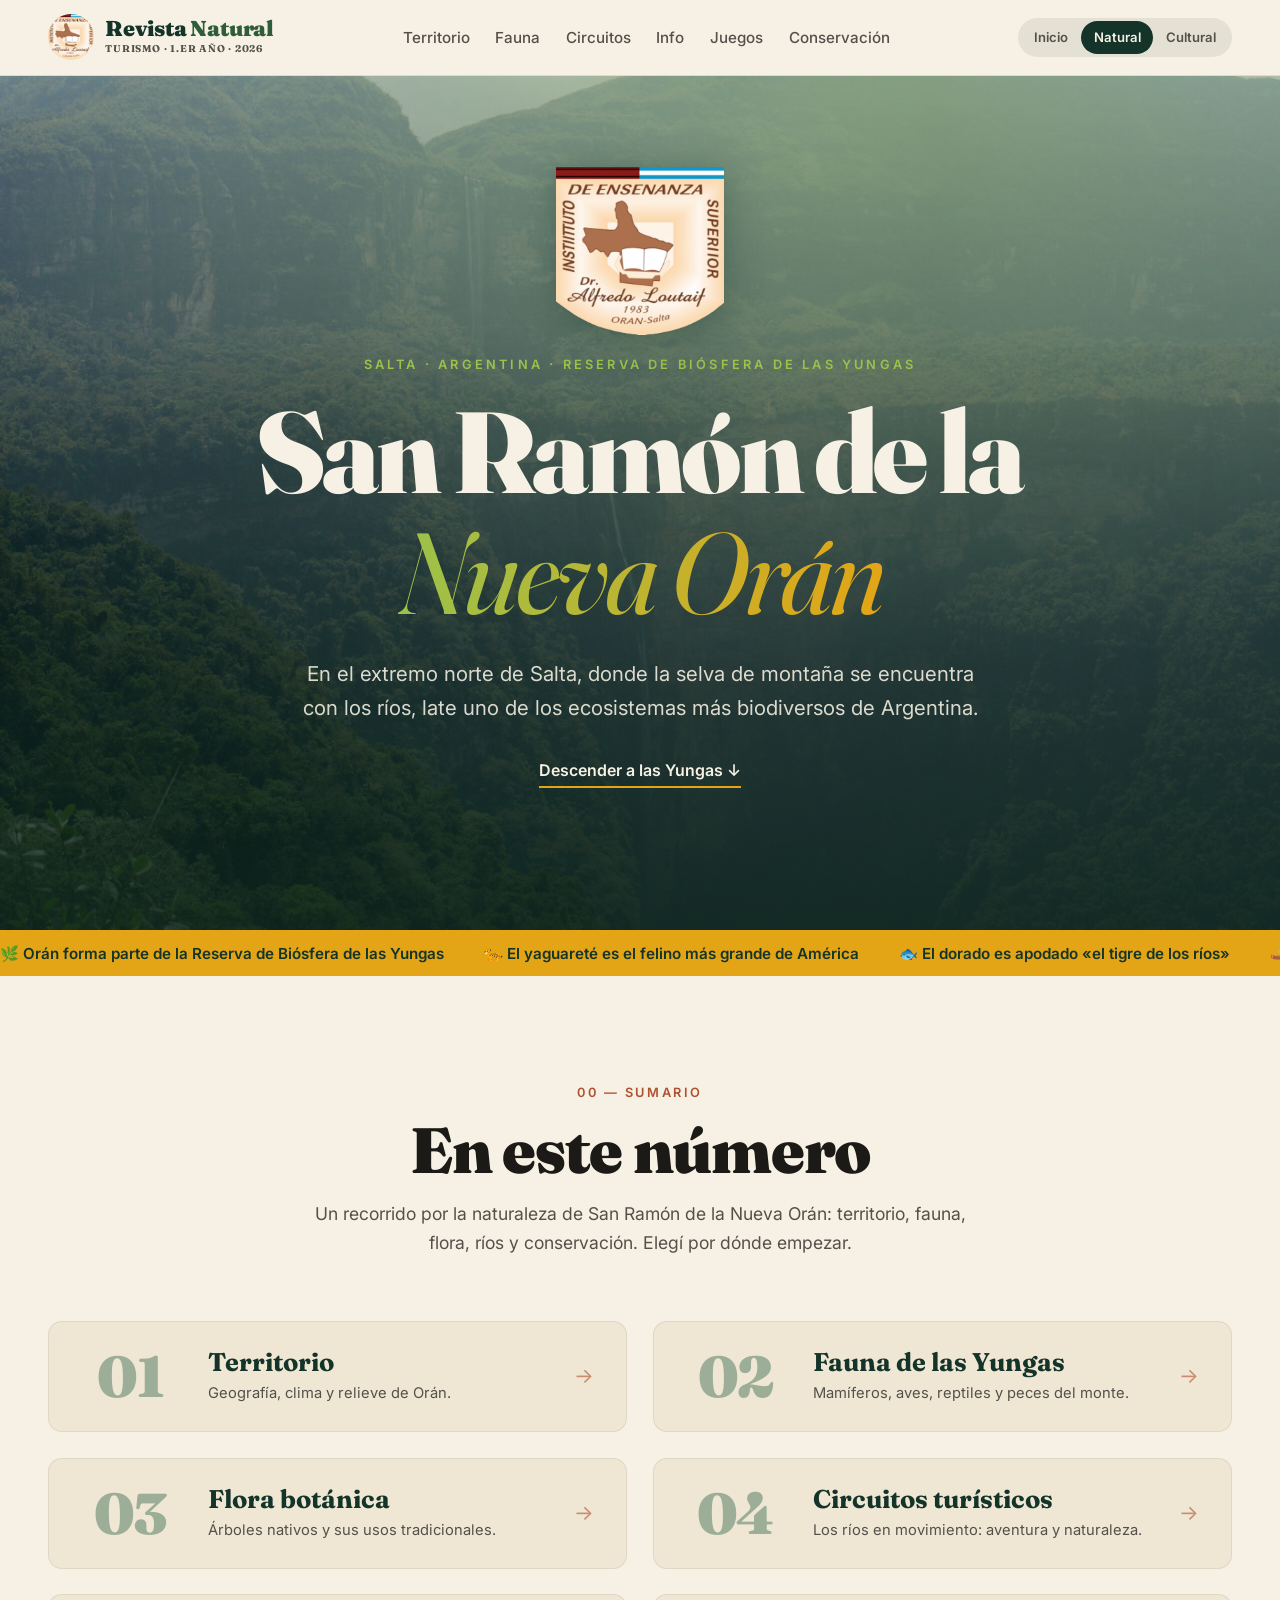
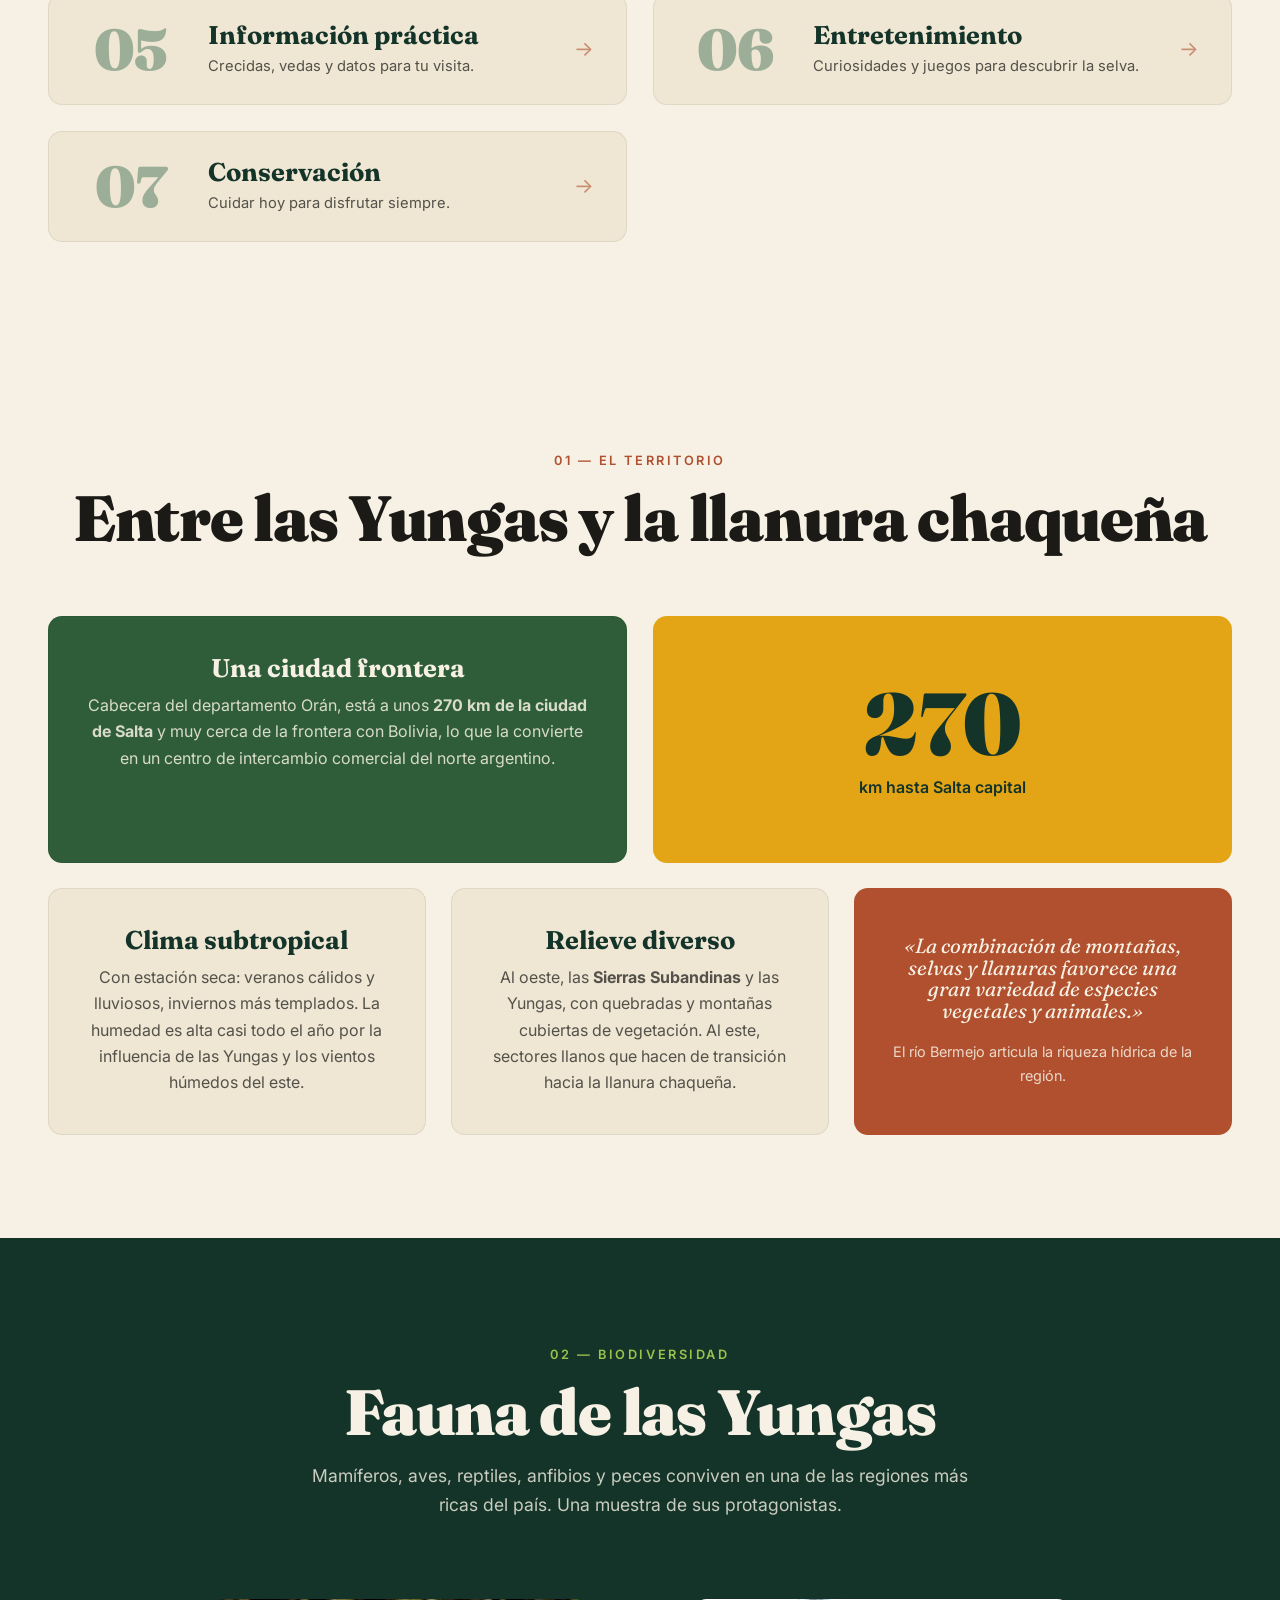
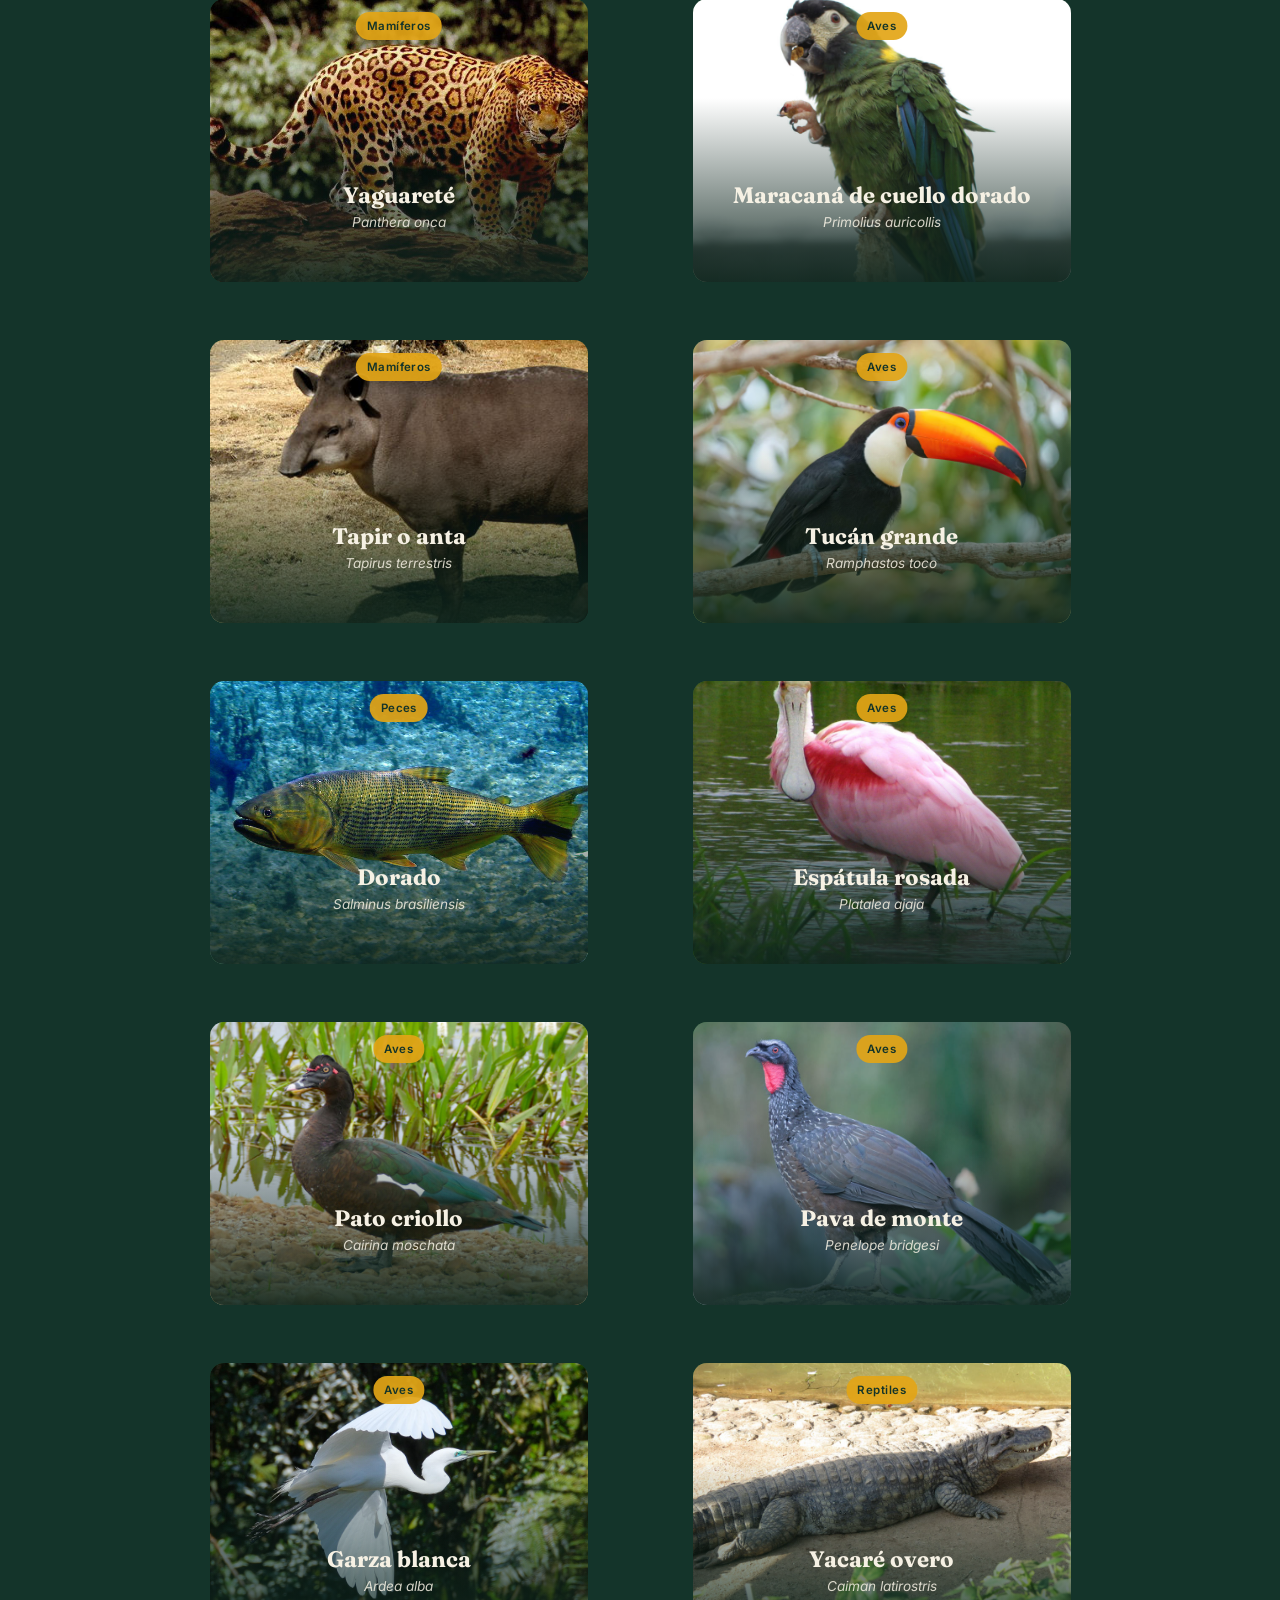
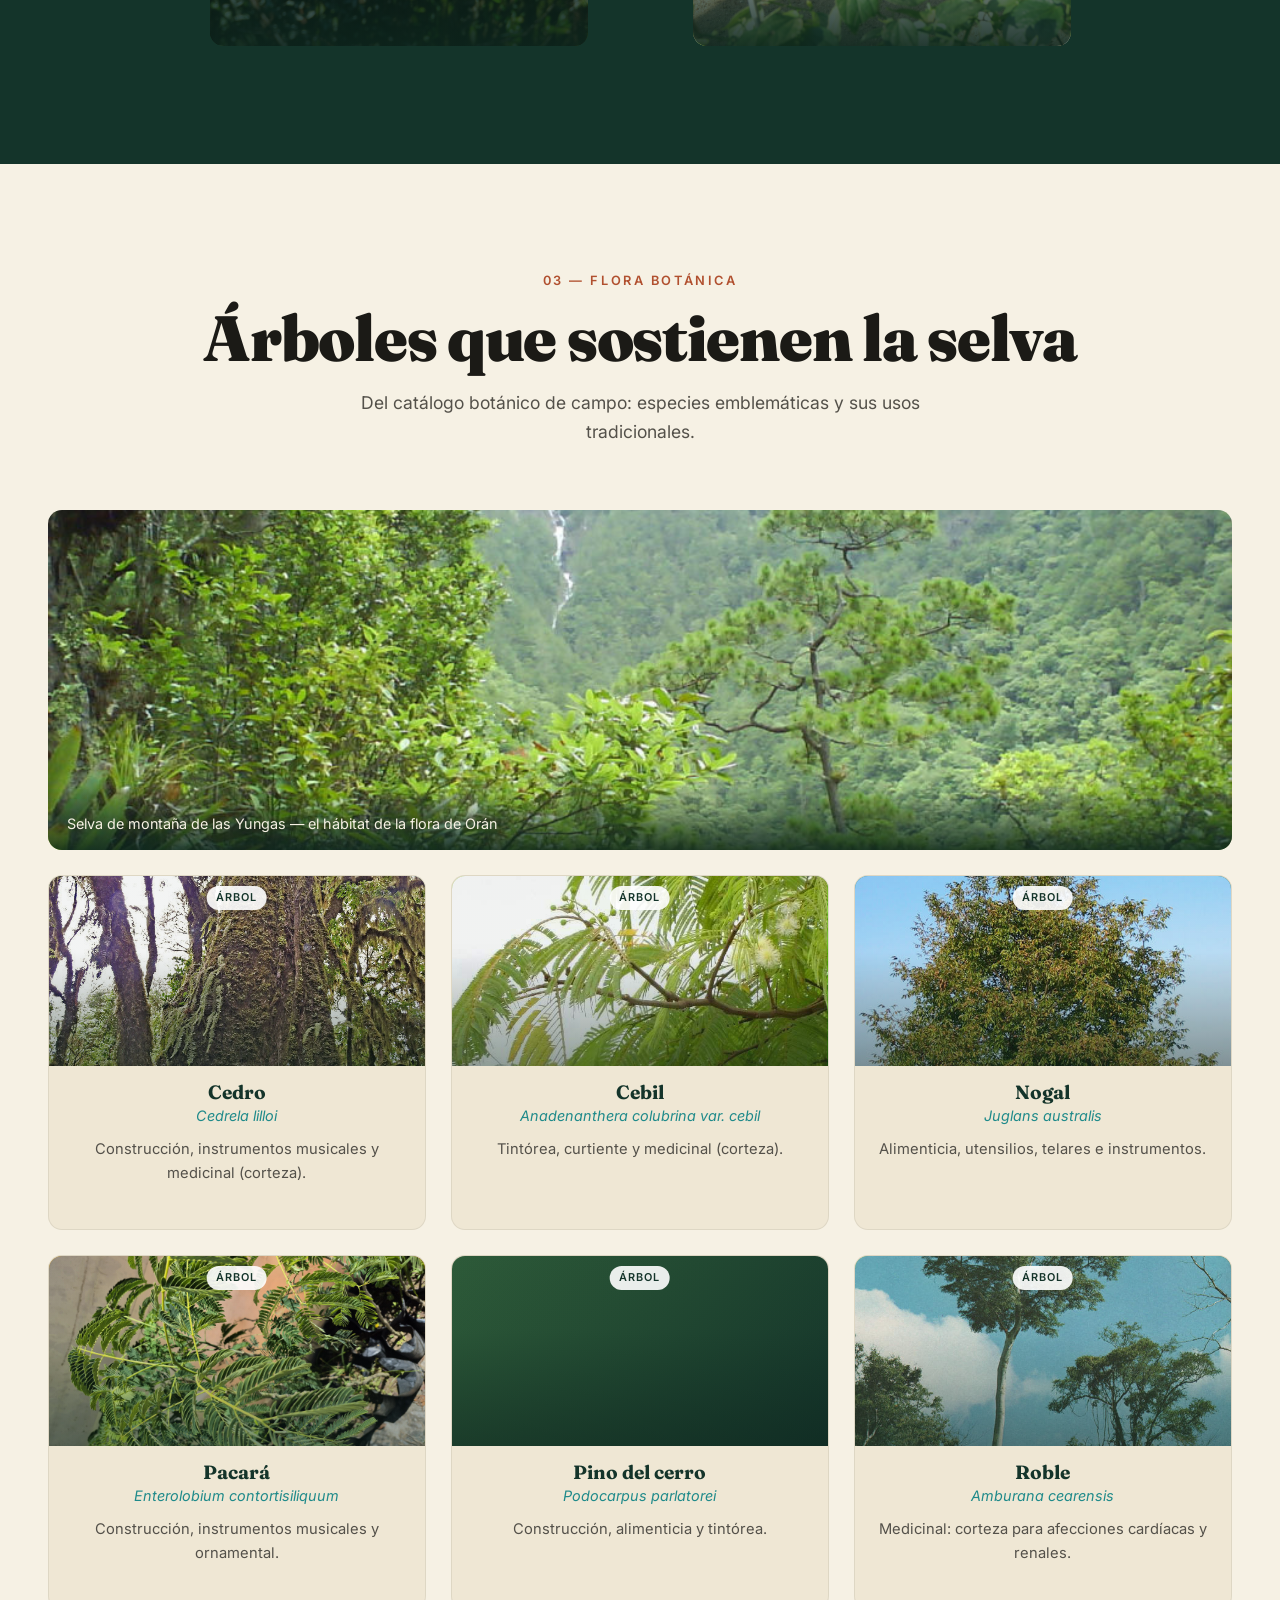
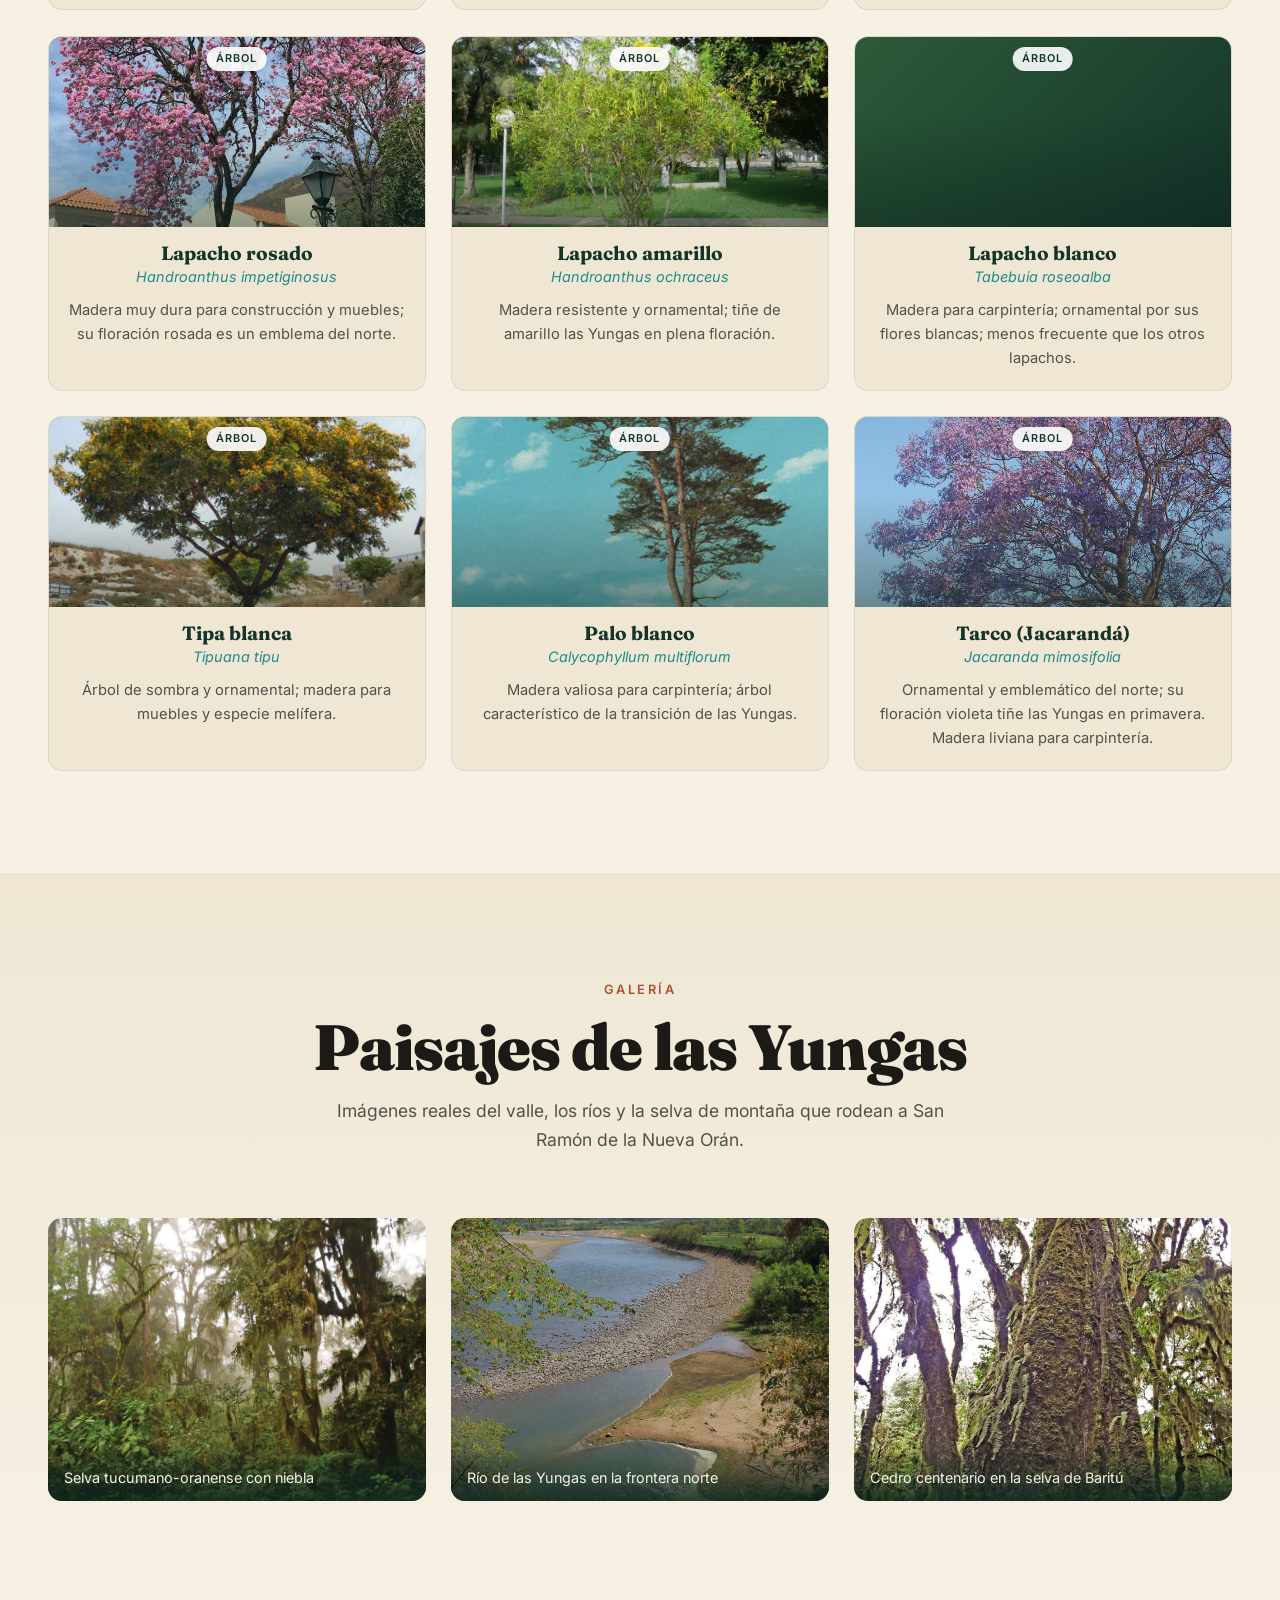
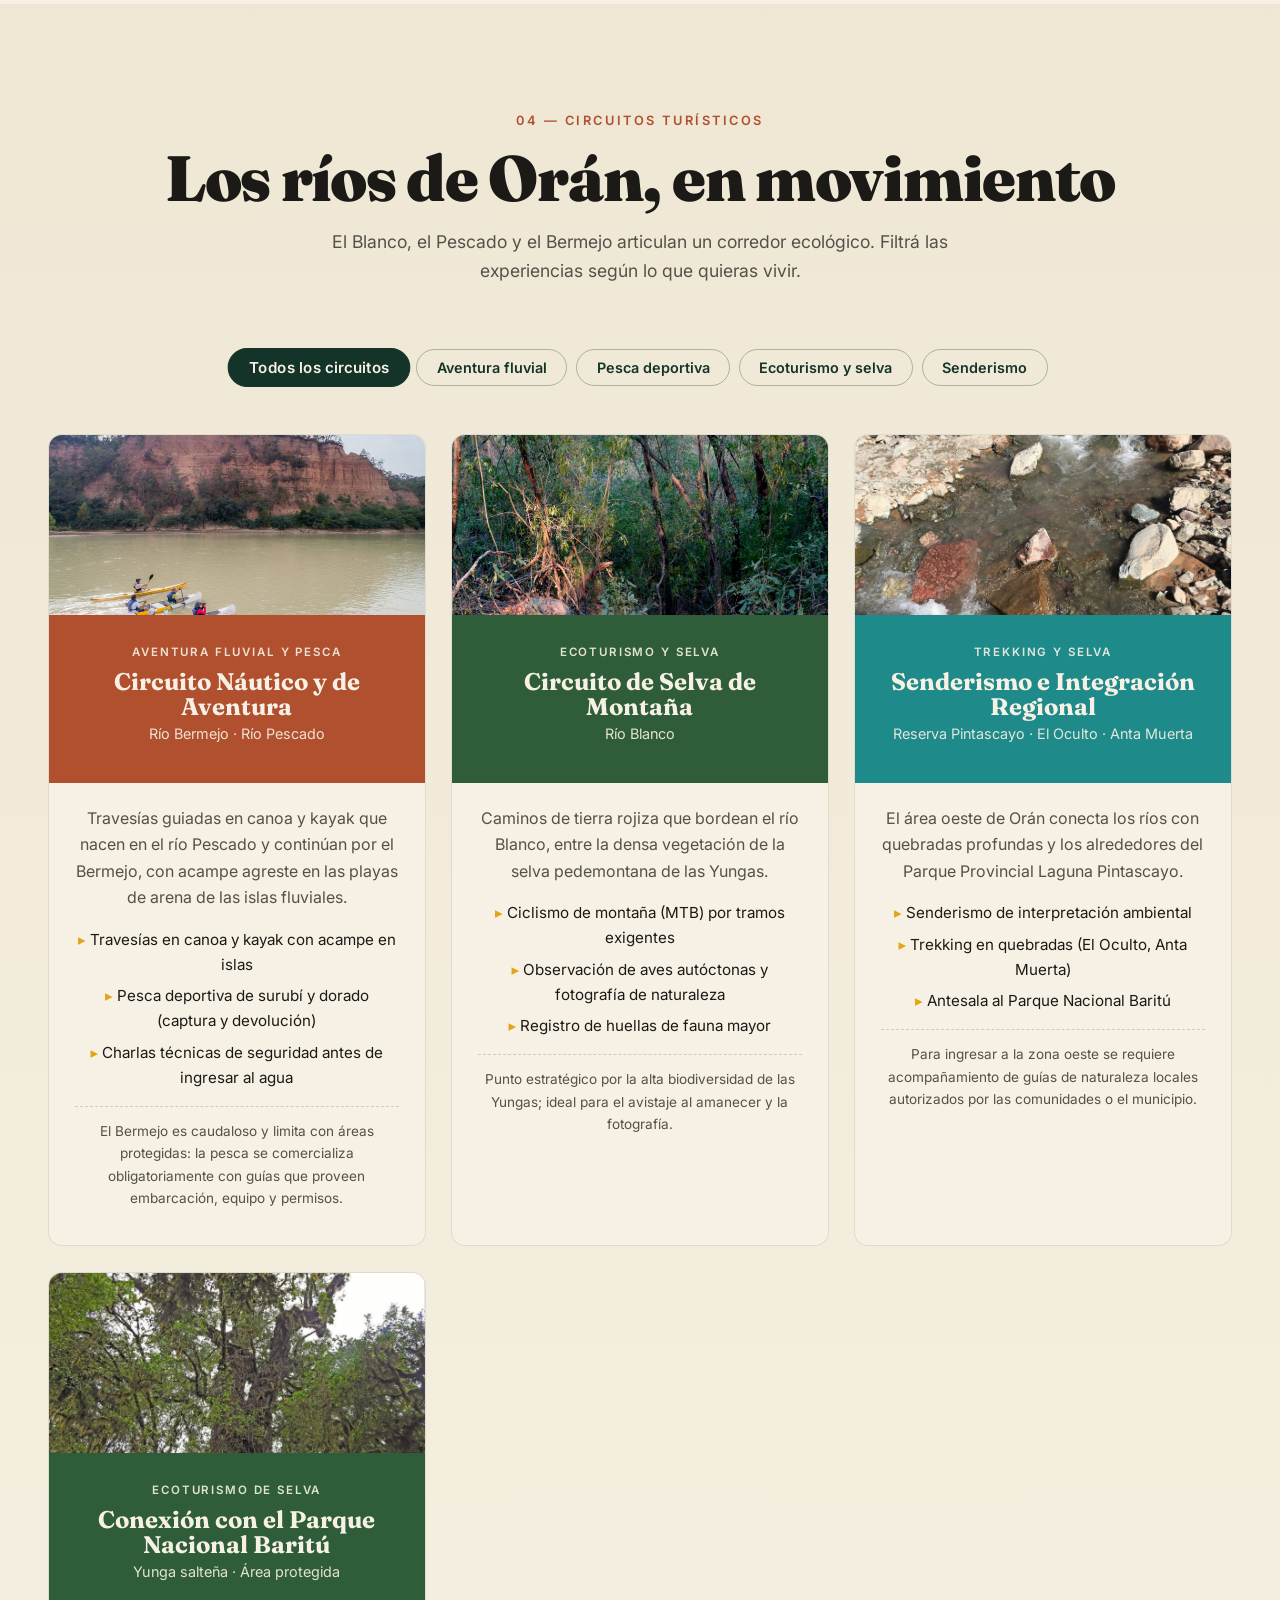
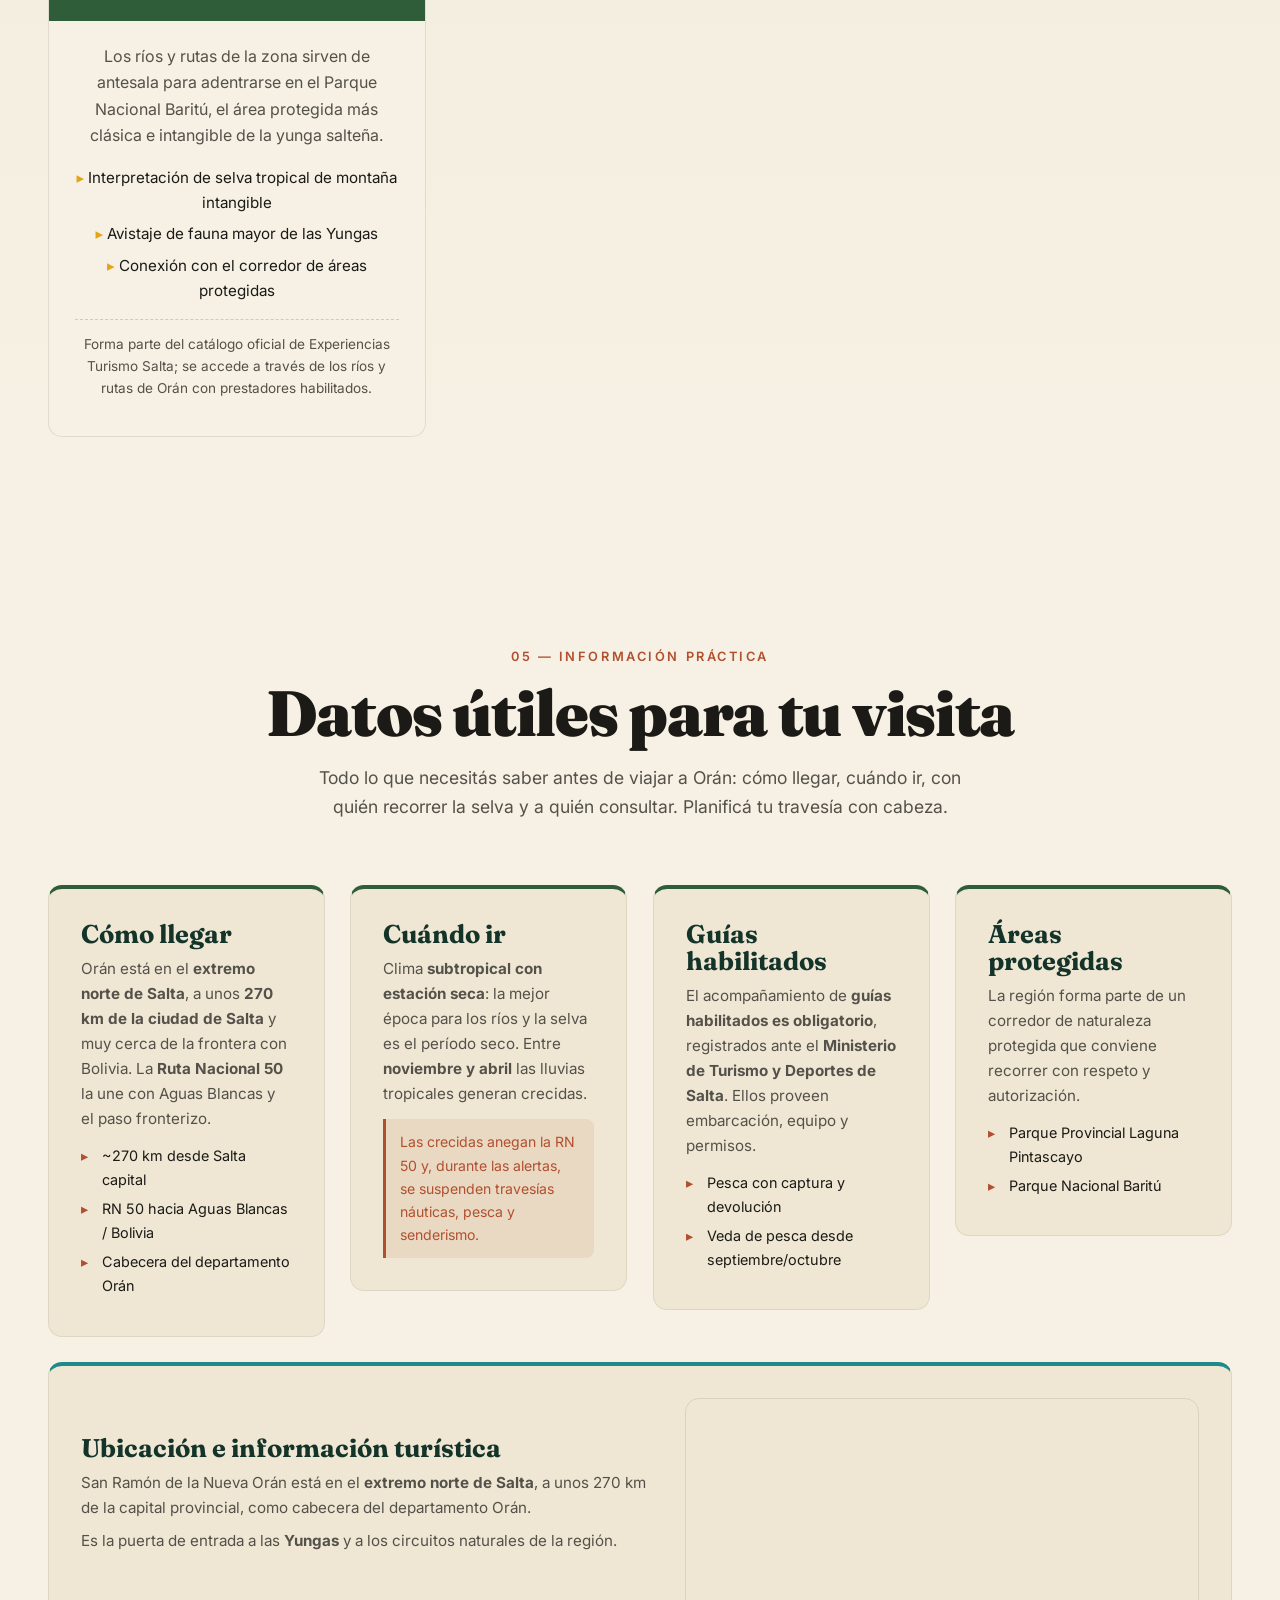
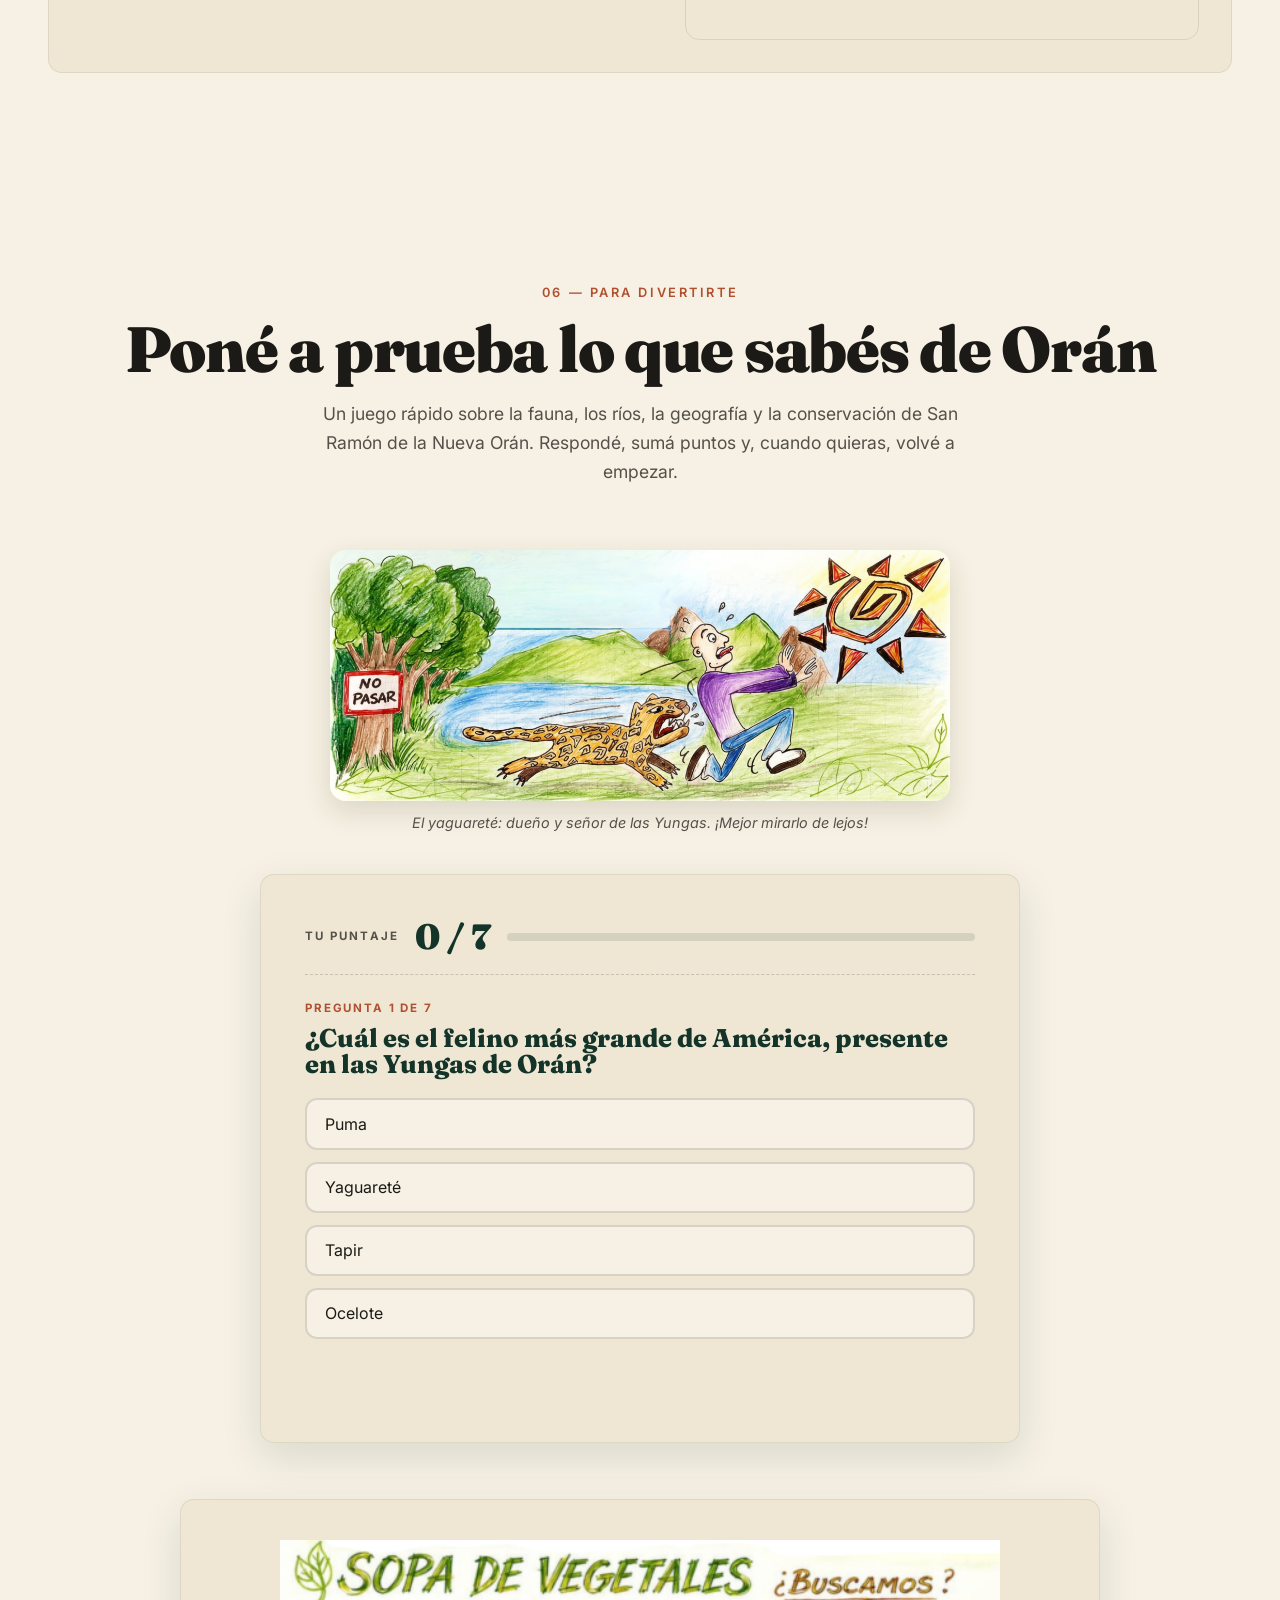
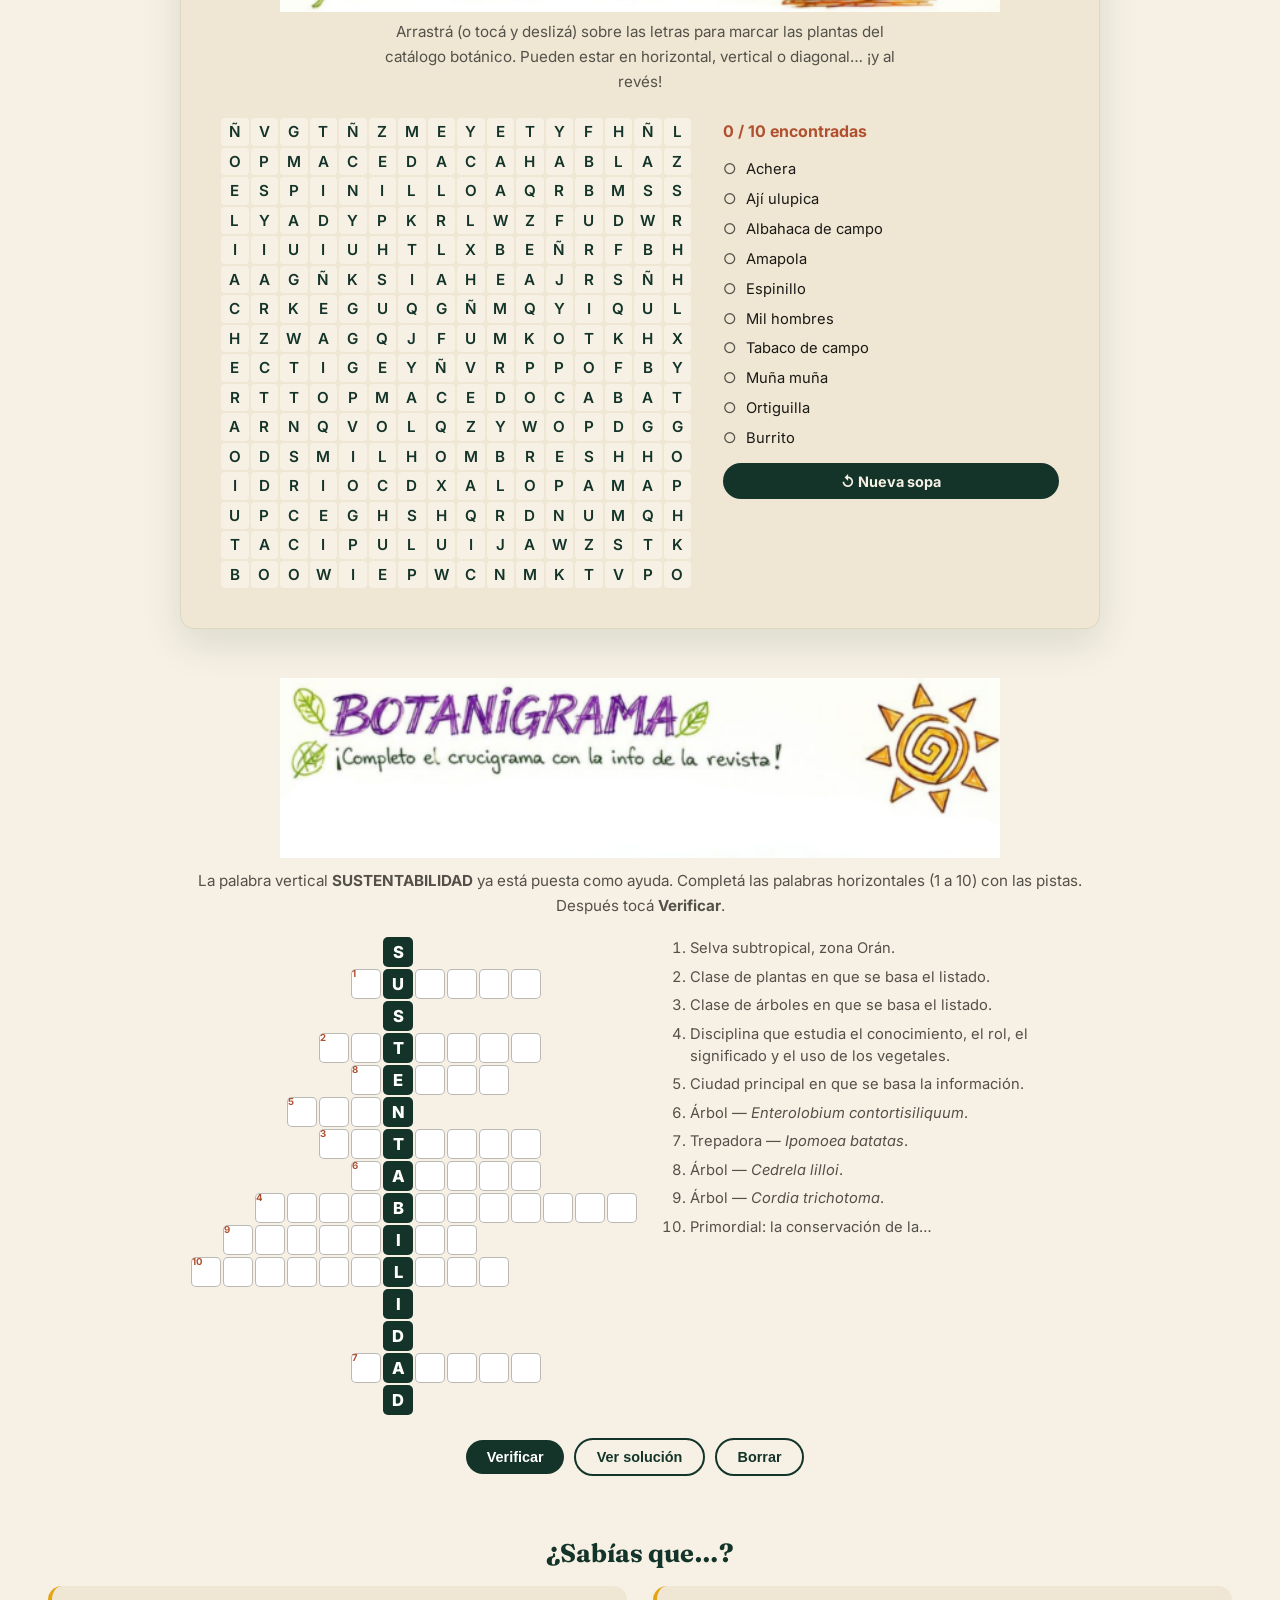
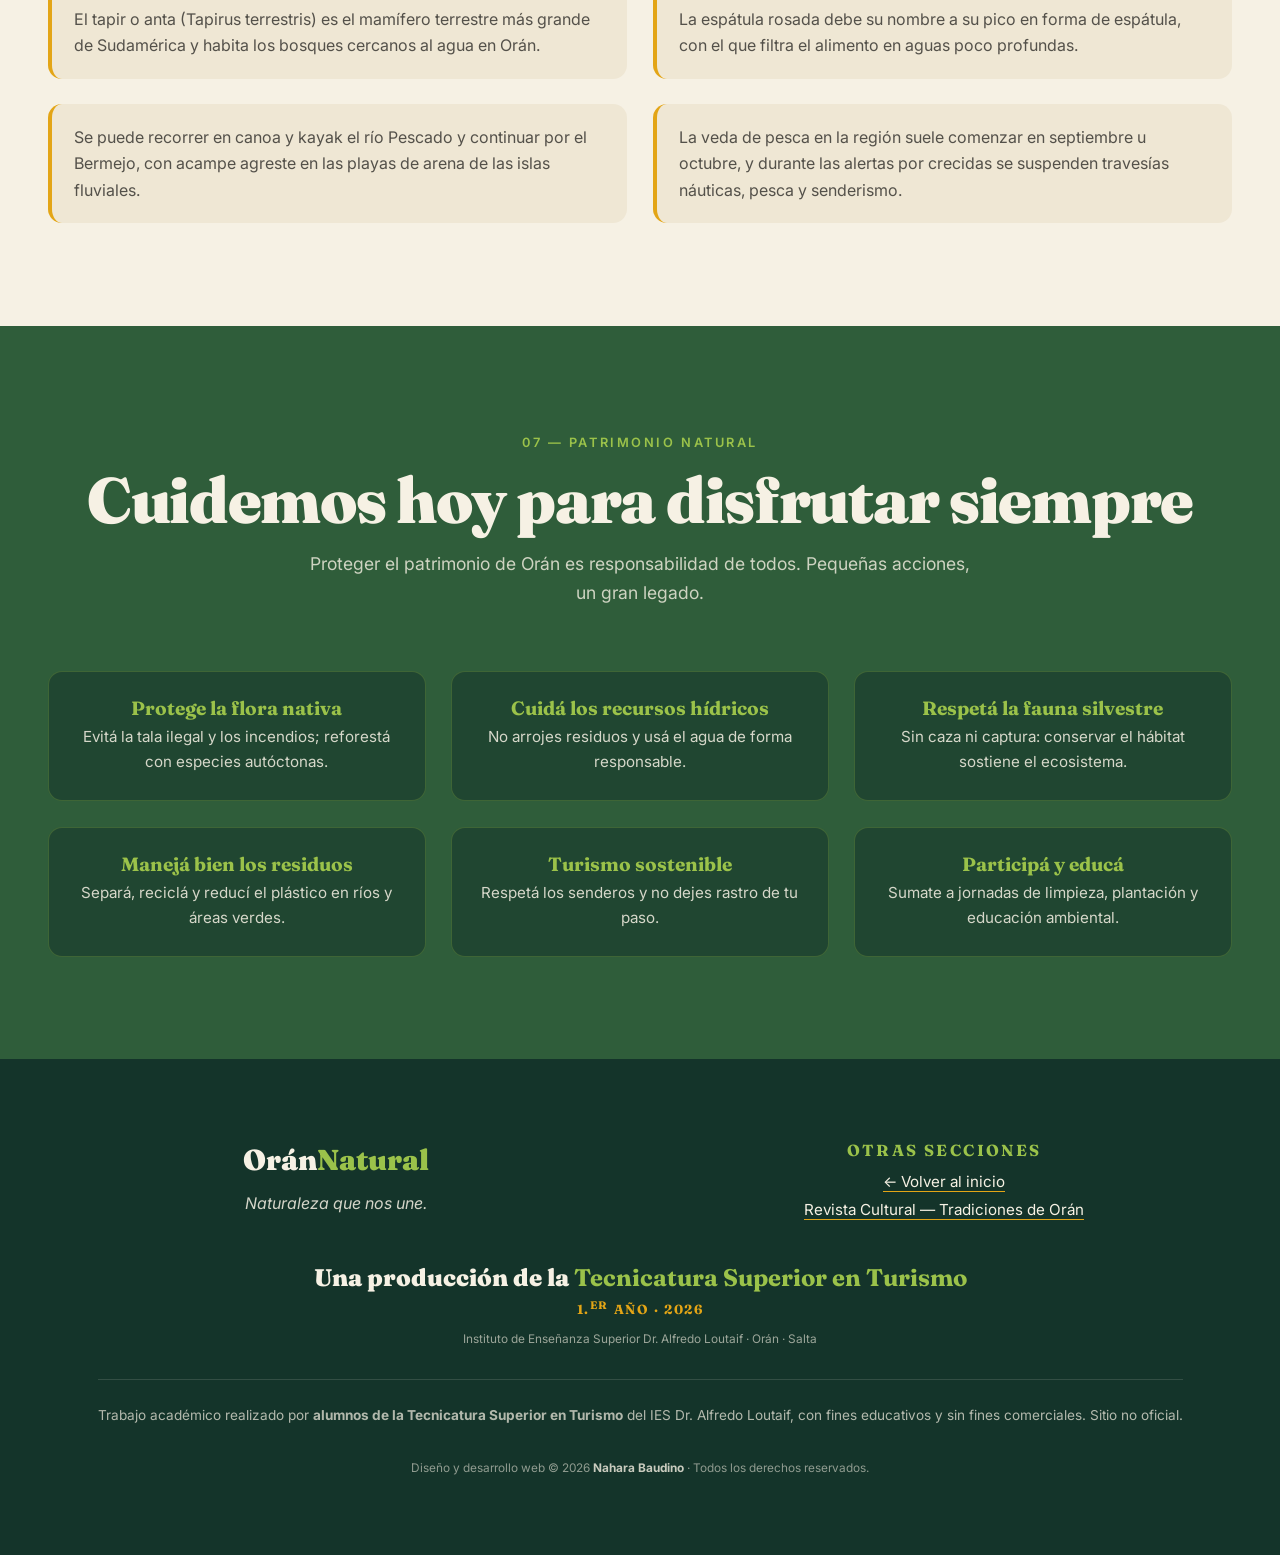
<file: natural.html>
<!DOCTYPE html>
<html lang="es">
<head>
  <meta charset="UTF-8" />
  <meta name="viewport" content="width=device-width, initial-scale=1.0" />
  <meta name="author" content="Nahara Baudino" />
  <!-- Diseño y desarrollo web © 2026 Nahara Baudino. Todos los derechos reservados. Prohibida su copia sin autorización. -->
  <meta name="copyright" content="© 2026 Nahara Baudino — Todos los derechos reservados" />
  <meta name="description"
    content="Revista interactiva de turismo y naturaleza de San Ramón de la Nueva Orán, Salta: Yungas, ríos, biodiversidad y circuitos turísticos." />
  <title>Orán Natural · Revista de las Yungas salteñas</title>
  <link rel="canonical" href="https://eco-cultura.vercel.app/natural" />
  <meta property="og:type" content="website" />
  <meta property="og:locale" content="es_AR" />
  <meta property="og:site_name" content="Orán · Naturaleza y Cultura" />
  <meta property="og:url" content="https://eco-cultura.vercel.app/natural" />
  <meta property="og:title" content="Orán Natural · Revista de las Yungas salteñas" />
  <meta property="og:description" content="Revista interactiva de naturaleza de San Ramón de la Nueva Orán: Yungas, ríos, biodiversidad y circuitos turísticos." />
  <meta property="og:image" content="https://eco-cultura.vercel.app/assets/img/hero-yungas.jpg" />
  <meta name="twitter:card" content="summary_large_image" />
  <link rel="icon" type="image/png" href="assets/img/ies-logo.png" />
  <link rel="apple-touch-icon" href="assets/img/ies-logo.png" />

  <!-- Tipografías expresivas: Fraunces (display editorial) + Inter (texto) -->
  <link rel="preconnect" href="https://fonts.googleapis.com" />
  <link rel="preconnect" href="https://fonts.gstatic.com" crossorigin />
  <link
    href="https://fonts.googleapis.com/css2?family=Fraunces:opsz,wght@9..144,400;9..144,600;9..144,900&family=Inter:wght@400;500;600&display=swap"
    rel="stylesheet" />

  <link rel="stylesheet" href="css/main.css" />
  <!-- Edición impresa: se aplica solo al imprimir / exportar a PDF -->
  <link rel="stylesheet" href="css/print.css" media="print" />
</head>

<body>
  <!-- Barra de progreso de lectura (scroll-driven) -->
  <div class="progress-bar" id="progress" aria-hidden="true"></div>

  <!-- Botón para imprimir / guardar como PDF (revista) — oculto por ahora
  <button class="print-btn" id="btn-print" type="button"
    title="Imprimir o guardar como PDF">Imprimir revista</button>
  -->

  <!-- ======================= NAVEGACIÓN ======================= -->
  <header class="site-header" id="top">
    <a class="header__brand" href="/" aria-label="Ir al inicio">
      <img class="header__inst" src="assets/img/ies-logo.png"
        alt="Instituto de Enseñanza Superior Dr. Alfredo Loutaif" />
      <span class="header__brand-txt">
        <span class="header__brand-text">Revista <strong>Natural</strong></span>
        <span class="header__brand-sub">Turismo · 1.er Año · 2026</span>
      </span>
    </a>
    <nav class="nav" id="nav" aria-label="Navegación principal">
      <a href="#geografia">Territorio</a>
      <a href="#biodiversidad">Fauna</a>
      <a href="#circuitos">Circuitos</a>
      <a href="#info">Info</a>
      <a href="#entretenimiento">Juegos</a>
      <a href="#conservacion">Conservación</a>
    </nav>
    <div class="header__controls">
      <div class="rev-switch" role="group" aria-label="Cambiar de revista">
        <a href="/" class="rev-switch__item">Inicio</a>
        <a href="/natural" class="rev-switch__item is-active" aria-current="page">Natural</a>
        <a href="/cultural" class="rev-switch__item">Cultural</a>
      </div>
      <button class="nav-toggle" id="nav-toggle" type="button"
        aria-label="Abrir menú" aria-expanded="false" aria-controls="nav">
        <span></span><span></span><span></span>
      </button>
    </div>
  </header>

  <main>
    <!-- ======================= PORTADA / HERO ======================= -->
    <section class="hero" id="hero">
      <div class="hero__media" data-parallax aria-hidden="true"></div>
      <div class="hero__overlay"></div>

      <!-- Emojis flotantes decorativos (animación CSS) -->
      <div class="hero__floaties" aria-hidden="true">
        <span style="--d:0s;  --x:12%; --s:1.4rem">🦜</span>
        <span style="--d:3s;  --x:78%; --s:1.8rem">🦋</span>
        <span style="--d:6s;  --x:35%; --s:1.2rem">🌿</span>
        <span style="--d:1.5s;--x:60%; --s:1.6rem">🍃</span>
        <span style="--d:4.5s;--x:88%; --s:1.3rem">🐸</span>
      </div>

      <div class="hero__content">
        <!-- Logo del instituto en la portada -->
        <img class="hero__seal" src="assets/img/ies-logo.png"
          alt="Instituto de Enseñanza Superior Dr. Alfredo Loutaif — Orán, Salta" />
        <p class="hero__kicker">Salta · Argentina · Reserva de Biósfera de las Yungas</p>
        <h1 class="hero__title">
          San Ramón de la<br /><em>Nueva Orán</em>
        </h1>
        <p class="hero__lead">
          En el extremo norte de Salta, donde la selva de montaña se encuentra con
          los ríos, late uno de los ecosistemas más biodiversos de Argentina.
        </p>
        <a href="#geografia" class="hero__scroll">Descender a las Yungas ↓</a>
      </div>

      <!-- Ticker de curiosidades (marquee, poblado por JS) -->
      <div class="ticker" aria-hidden="true">
        <div class="ticker__track" id="ticker"></div>
      </div>
    </section>

    <!-- ======================= ÍNDICE / SUMARIO ======================= -->
    <section class="section section--editorial" id="indice">
      <header class="section__head section__head--center">
        <span class="section__index">00 — Sumario</span>
        <h2 class="section__title">En este número</h2>
        <p class="section__intro">
          Un recorrido por la naturaleza de San Ramón de la Nueva Orán: territorio,
          fauna, flora, ríos y conservación. Elegí por dónde empezar.
        </p>
      </header>

      <!-- Lista del sumario (poblada por JS desde SUMARIO) -->
      <ol class="sumario" id="lista-sumario" aria-label="Índice de secciones de la revista"></ol>
    </section>

    <!-- ======================= GEOGRAFÍA / TERRITORIO ======================= -->
    <section class="section section--editorial" id="geografia">
      <header class="section__head">
        <span class="section__index">01 — El territorio</span>
        <h2 class="section__title">Entre las Yungas y la llanura chaqueña</h2>
      </header>

      <!-- Grilla editorial asimétrica -->
      <div class="grid-editorial">
        <article class="card-text card-text--lead" data-reveal>
          <h3>Una ciudad frontera</h3>
          <p>
            Cabecera del departamento Orán, está a unos <strong>270 km de la ciudad
            de Salta</strong> y muy cerca de la frontera con Bolivia, lo que la
            convierte en un centro de intercambio comercial del norte argentino.
          </p>
        </article>

        <article class="card-stat" data-reveal>
          <span class="card-stat__num" data-countup="270">0</span>
          <span class="card-stat__label">km hasta Salta capital</span>
        </article>

        <article class="card-text" data-reveal>
          <h3>Clima subtropical</h3>
          <p>
            Con estación seca: veranos cálidos y lluviosos, inviernos más templados.
            La humedad es alta casi todo el año por la influencia de las Yungas y los
            vientos húmedos del este.
          </p>
        </article>

        <article class="card-text" data-reveal>
          <h3>Relieve diverso</h3>
          <p>
            Al oeste, las <strong>Sierras Subandinas</strong> y las Yungas, con
            quebradas y montañas cubiertas de vegetación. Al este, sectores llanos
            que hacen de transición hacia la llanura chaqueña.
          </p>
        </article>

        <article class="card-quote" data-reveal>
          <blockquote>
            «La combinación de montañas, selvas y llanuras favorece una gran
            variedad de especies vegetales y animales.»
          </blockquote>
          <cite>El río Bermejo articula la riqueza hídrica de la región.</cite>
        </article>
      </div>
    </section>

    <!-- ======================= BIODIVERSIDAD ======================= -->
    <section class="section section--dark" id="biodiversidad">
      <header class="section__head section__head--center">
        <span class="section__index">02 — Biodiversidad</span>
        <h2 class="section__title">Fauna de las Yungas</h2>
        <p class="section__intro">
          Mamíferos, aves, reptiles, anfibios y peces conviven en una de las regiones
          más ricas del país. Una muestra de sus protagonistas.
        </p>
      </header>

      <!-- Galería poblada por JS (mosaico asimétrico). -->
      <div class="mosaico" id="galeria-fauna" aria-live="polite"></div>
    </section>

    <!-- ======================= FLORA ======================= -->
    <section class="section section--editorial" id="flora">
      <header class="section__head">
        <span class="section__index">03 — Flora botánica</span>
        <h2 class="section__title">Árboles que sostienen la selva</h2>
        <p class="section__intro">
          Del catálogo botánico de campo: especies emblemáticas y sus usos
          tradicionales.
        </p>
      </header>

      <!-- Banner real de la selva de Yungas -->
      <figure class="flora-banner" data-reveal>
        <img src="assets/img/yungas-valle.jpg"
          alt="Bosque de montaña de las Yungas, hábitat de la flora de Orán"
          loading="lazy" decoding="async" />
        <figcaption>Selva de montaña de las Yungas — el hábitat de la flora de Orán</figcaption>
      </figure>

      <ul class="flora-list" id="lista-flora"></ul>
    </section>

    <!-- ======================= GALERÍA DE PAISAJES ======================= -->
    <section class="section section--rios" id="paisajes">
      <header class="section__head section__head--center">
        <span class="section__index">Galería</span>
        <h2 class="section__title">Paisajes de las Yungas</h2>
        <p class="section__intro">
          Imágenes reales del valle, los ríos y la selva de montaña que rodean a
          San Ramón de la Nueva Orán.
        </p>
      </header>

      <div class="galeria">
        <figure class="galeria__item" data-reveal>
          <img src="assets/img/selva-niebla.jpg"
            alt="Selva tucumano-oranense con niebla y árboles cubiertos de musgo"
            loading="lazy" decoding="async" />
          <figcaption>Selva tucumano-oranense con niebla</figcaption>
        </figure>
        <figure class="galeria__item" data-reveal>
          <img src="assets/img/rio-yungas.jpg"
            alt="Río de montaña serpenteando entre las Yungas de la frontera norte"
            loading="lazy" decoding="async" />
          <figcaption>Río de las Yungas en la frontera norte</figcaption>
        </figure>
        <figure class="galeria__item" data-reveal>
          <img src="assets/img/baritu-cedro.jpg"
            alt="Cedro centenario cubierto de musgo en la selva del Parque Nacional Baritú"
            loading="lazy" decoding="async" />
          <figcaption>Cedro centenario en la selva de Baritú</figcaption>
        </figure>
      </div>
    </section>

    <!-- ======================= CIRCUITOS TURÍSTICOS (INTERACTIVO) ======================= -->
    <section class="section section--rios" id="circuitos">
      <header class="section__head section__head--center">
        <span class="section__index">04 — Circuitos turísticos</span>
        <h2 class="section__title">Los ríos de Orán, en movimiento</h2>
        <p class="section__intro">
          El Blanco, el Pescado y el Bermejo articulan un corredor ecológico.
          Filtrá las experiencias según lo que quieras vivir.
        </p>
      </header>

      <!-- Controles de filtrado (generados por JS desde FILTROS) -->
      <div class="filtros" id="filtros-circuitos" role="group"
        aria-label="Filtrar circuitos turísticos"></div>

      <!-- Tarjetas de circuitos (generadas por JS desde CIRCUITOS) -->
      <div class="circuitos" id="lista-circuitos" aria-live="polite"></div>
    </section>

    <!-- ======================= INFORMACIÓN PRÁCTICA ======================= -->
    <section class="section section--editorial" id="info">
      <header class="section__head section__head--center">
        <span class="section__index">05 — Información práctica</span>
        <h2 class="section__title">Datos útiles para tu visita</h2>
        <p class="section__intro">
          Todo lo que necesitás saber antes de viajar a Orán: cómo llegar, cuándo ir,
          con quién recorrer la selva y a quién consultar. Planificá tu travesía con cabeza.
        </p>
      </header>

      <ul class="info-grid">
        <!-- Cómo llegar / ubicación -->
        <li class="info-card" data-reveal>
          <h3 class="info-card__titulo">Cómo llegar</h3>
          <p class="info-card__texto">
            Orán está en el <strong>extremo norte de Salta</strong>, a unos
            <strong>270 km de la ciudad de Salta</strong> y muy cerca de la frontera con
            Bolivia. La <strong>Ruta Nacional 50</strong> la une con Aguas Blancas y el paso
            fronterizo.
          </p>
          <ul class="info-card__lista">
            <li>~270 km desde Salta capital</li>
            <li>RN 50 hacia Aguas Blancas / Bolivia</li>
            <li>Cabecera del departamento Orán</li>
          </ul>
        </li>

        <!-- Cuándo ir / clima -->
        <li class="info-card" data-reveal>
          <h3 class="info-card__titulo">Cuándo ir</h3>
          <p class="info-card__texto">
            Clima <strong>subtropical con estación seca</strong>: la mejor época para los
            ríos y la selva es el período seco. Entre <strong>noviembre y abril</strong> las
            lluvias tropicales generan crecidas.
          </p>
          <p class="info-card__alerta">
            Las crecidas anegan la RN 50 y, durante las alertas, se suspenden travesías
            náuticas, pesca y senderismo.
          </p>
        </li>

        <!-- Guías habilitados -->
        <li class="info-card" data-reveal>
          <h3 class="info-card__titulo">Guías habilitados</h3>
          <p class="info-card__texto">
            El acompañamiento de <strong>guías habilitados es obligatorio</strong>,
            registrados ante el <strong>Ministerio de Turismo y Deportes de Salta</strong>.
            Ellos proveen embarcación, equipo y permisos.
          </p>
          <ul class="info-card__lista">
            <li>Pesca con captura y devolución</li>
            <li>Veda de pesca desde septiembre/octubre</li>
          </ul>
        </li>

        <!-- Áreas protegidas -->
        <li class="info-card" data-reveal>
          <h3 class="info-card__titulo">Áreas protegidas</h3>
          <p class="info-card__texto">
            La región forma parte de un corredor de naturaleza protegida que conviene
            recorrer con respeto y autorización.
          </p>
          <ul class="info-card__lista">
            <li>Parque Provincial Laguna Pintascayo</li>
            <li>Parque Nacional Baritú</li>
          </ul>
        </li>

        <!-- Contacto oficial (ocupa el ancho con mapa) -->
        <li class="info-card info-card--contacto" data-reveal>
          <h3 class="info-card__titulo">Ubicación e información turística</h3>
          <div class="info-card__texto">
            <p>San Ramón de la Nueva Orán está en el <strong>extremo norte de Salta</strong>, a unos
              270 km de la capital provincial, como cabecera del departamento Orán.</p>
            <p>Es la puerta de entrada a las <strong>Yungas</strong> y a los circuitos naturales de la región.</p>
          </div>
          <figure class="info-card__mapa">
            <iframe
              src="https://www.google.com/maps/embed?pb=!1m18!1m12!1m3!1d33478.56966628477!2d-64.3353159567142!3d-23.137902256352053!2m3!1f0!2f0!3f0!3m2!1i1024!2i768!4f13.1!3m3!1m2!1s0x940ff5e664998a97%3A0xf8b5c418763ee8fe!2sSan%20Ramon%20de%20la%20Nueva%20Oran%2C%20Salta!5e1!3m2!1ses!2sar!4v1781926040558!5m2!1ses!2sar"
              title="Mapa de San Ramón de la Nueva Orán, Salta"
              allowfullscreen=""
              loading="lazy"
              referrerpolicy="no-referrer-when-downgrade"></iframe>
          </figure>
        </li>
      </ul>
    </section>

    <!-- ======================= ENTRETENIMIENTO (INTERACTIVO) ======================= -->
    <section class="section section--editorial" id="entretenimiento">
      <header class="section__head section__head--center">
        <span class="section__index">06 — Para divertirte</span>
        <h2 class="section__title">Poné a prueba lo que sabés de Orán</h2>
        <p class="section__intro">
          Un juego rápido sobre la fauna, los ríos, la geografía y la conservación de
          San Ramón de la Nueva Orán. Respondé, sumá puntos y, cuando quieras, volvé a empezar.
        </p>
      </header>

      <figure class="juego-ilustracion" data-reveal>
        <img src="assets/img/hernan-yaguarete.jpg"
          alt="Dibujo humorístico: una persona corre escapando de un yaguareté junto a un cartel de “No pasar”, con las Yungas de fondo"
          loading="lazy" decoding="async" />
        <figcaption>El yaguareté: dueño y señor de las Yungas. ¡Mejor mirarlo de lejos!</figcaption>
      </figure>

      <!-- Tarjeta del quiz: la pueblan/manejan desde JS (initQuiz) -->
      <div class="quiz" id="quiz" data-reveal>
        <!-- Marcador de puntaje (accesible) -->
        <div class="quiz__scorecard">
          <p class="quiz__score-label">Tu puntaje</p>
          <p class="quiz__score" id="quiz-score" aria-live="polite" aria-atomic="true">0 / 0</p>
          <div class="quiz__progress" aria-hidden="true">
            <span class="quiz__progress-bar" id="quiz-progress"></span>
          </div>
        </div>

        <!-- Cuerpo de la pregunta (render dinámico) -->
        <div class="quiz__body" id="quiz-body"></div>

        <!-- Mensaje de acierto/error -->
        <p class="quiz__feedback" id="quiz-feedback" role="status" aria-live="assertive"></p>

        <!-- Controles -->
        <div class="quiz__controls">
          <button type="button" class="quiz__btn quiz__btn--next" id="quiz-next" hidden>
            Siguiente pregunta →
          </button>
          <button type="button" class="quiz__btn quiz__btn--restart" id="quiz-restart" hidden>
            ↺ Jugar de nuevo
          </button>
        </div>
      </div>

      <!-- Sopa de letras: plantas nativas del catálogo botánico -->
      <div class="sopa" id="sopa" data-reveal>
        <div class="sopa__head">
          <img class="sopa__banner" src="assets/img/sopa-vegetales-titulo.png"
            alt="Sopa de vegetales — ¿buscamos?" loading="lazy" decoding="async" />
          <p class="sopa__hint">
            Arrastrá (o tocá y deslizá) sobre las letras para marcar las plantas del
            catálogo botánico. Pueden estar en horizontal, vertical o diagonal… ¡y al revés!
          </p>
        </div>
        <div class="sopa__layout">
          <div class="sopa__grid" id="sopa-grid" role="grid" aria-label="Sopa de letras"></div>
          <aside class="sopa__side">
            <p class="sopa__progress">
              <span id="sopa-found">0</span> / <span id="sopa-total">0</span> encontradas
            </p>
            <ul class="sopa__words" id="sopa-words"></ul>
            <p class="sopa__win" id="sopa-win" role="status" hidden>
              ¡Las encontraste todas! Bien ahí.
            </p>
            <button type="button" class="sopa__reset" id="sopa-reset">↺ Nueva sopa</button>
          </aside>
        </div>
      </div>

      <!-- Botanigrama: crucigrama botánico (grilla generada por JS) -->
      <div class="botani" id="botani" data-reveal>
        <img class="botani__banner" src="assets/img/botanigrama.png"
          alt="Botanigrama: completá el crucigrama con la información de la revista" loading="lazy" decoding="async" />
        <p class="botani__intro">
          La palabra vertical <strong>SUSTENTABILIDAD</strong> ya está puesta como ayuda.
          Completá las palabras horizontales (1 a 10) con las pistas. Después tocá
          <strong>Verificar</strong>.
        </p>
        <div class="botani__layout">
          <div class="botani__grid" id="botani-grid" role="grid" aria-label="Crucigrama botánico"></div>
          <ol class="botani__clues" id="botani-clues" aria-label="Pistas del botanigrama">
            <li value="1">Selva subtropical, zona Orán.</li>
            <li value="2">Clase de plantas en que se basa el listado.</li>
            <li value="3">Clase de árboles en que se basa el listado.</li>
            <li value="4">Disciplina que estudia el conocimiento, el rol, el significado y el uso de los vegetales.</li>
            <li value="5">Ciudad principal en que se basa la información.</li>
            <li value="6">Árbol — <em>Enterolobium contortisiliquum</em>.</li>
            <li value="7">Trepadora — <em>Ipomoea batatas</em>.</li>
            <li value="8">Árbol — <em>Cedrela lilloi</em>.</li>
            <li value="9">Árbol — <em>Cordia trichotoma</em>.</li>
            <li value="10">Primordial: la conservación de la…</li>
          </ol>
        </div>
        <div class="botani__controls">
          <button type="button" class="botani__btn" id="botani-check">Verificar</button>
          <button type="button" class="botani__btn botani__btn--ghost" id="botani-solve">Ver solución</button>
          <button type="button" class="botani__btn botani__btn--ghost" id="botani-clear">Borrar</button>
          <span class="botani__msg" id="botani-msg" role="status"></span>
        </div>
      </div>

      <!-- ¿Sabías que...? -->
      <h3 class="sabias__title">¿Sabías que…?</h3>
      <ul class="sabias" id="sabias-list" aria-label="Curiosidades sobre Orán"></ul>
    </section>

    <!-- ======================= CONSERVACIÓN / PATRIMONIO ======================= -->
    <section class="section section--manifiesto" id="conservacion">
      <header class="section__head section__head--center">
        <span class="section__index">07 — Patrimonio natural</span>
        <h2 class="section__title">Cuidemos hoy para disfrutar siempre</h2>
        <p class="section__intro">
          Proteger el patrimonio de Orán es responsabilidad de todos. Pequeñas
          acciones, un gran legado.
        </p>
      </header>
      <div class="manifiesto-grid" id="lista-conservacion"></div>
    </section>
  </main>

  <!-- ======================= PIE / CONTACTO ======================= -->
  <footer class="site-footer" id="contacto">
    <div class="footer__brand">
      <p class="footer__logo">Orán<span>Natural</span></p>
      <p class="footer__tag">Naturaleza que nos une.</p>
    </div>
    <div class="footer__contact">
      <h3>Otras secciones</h3>
      <p><a href="/">← Volver al inicio</a></p>
      <p><a href="/cultural">Revista Cultural — Tradiciones de Orán</a></p>
    </div>

    <div class="footer__inst">
      <div class="footer__credit">
        <p class="footer__made">Una producción de la <strong>Tecnicatura Superior en Turismo</strong></p>
        <p class="footer__made-year">1.<sup>er</sup> Año · 2026</p>
        <p class="footer__inst-small">Instituto de Enseñanza Superior Dr. Alfredo Loutaif · Orán · Salta</p>
      </div>
    </div>

    <p class="footer__legal">
      Trabajo académico realizado por <strong>alumnos de la Tecnicatura Superior en Turismo</strong>
      del IES Dr. Alfredo Loutaif, con fines educativos y sin fines comerciales. Sitio no oficial.
    </p>
    <p class="footer__copy">Diseño y desarrollo web © 2026 <strong>Nahara Baudino</strong> · Todos los derechos reservados.</p>
  </footer>

  <!-- JS modular ES6 -->
  <button class="to-top" id="to-top" type="button" aria-label="Volver arriba" title="Volver arriba">↑</button>
  <script type="module" src="js/interactivity.js"></script>
</body>
</html>
</file>
<file: css/print.css>
/* ============================================================================
   print.css — Edición IMPRESA de la revista "Orán Natural".
   Convierte la web interactiva en una revista paginada lista para imprimir
   o exportar a PDF (Ctrl+P → "Guardar como PDF").
   Se carga solo en impresión:  <link rel="stylesheet" media="print" ...>
   Objetivo editorial: A4, márgenes de revista, cada sección en su página,
   sin elementos interactivos, con los colores e imágenes preservados.
   ========================================================================== */

@media print {

  /* ---- Página A4 con numeración tipo revista ---- */
  @page {
    size: A4;
    margin: 16mm 14mm;
  }
  @page {
    @bottom-center {
      content: "Orán Natural · Revista de las Yungas salteñas";
      font-size: 8pt;
      color: #555;
    }
    @bottom-right {
      content: "Pág. " counter(page);
      font-size: 8pt;
      color: #555;
    }
  }

  /* ---- Reglas globales de impresión ---- */
  :root { --pad-section: 0; }

  html, body {
    background: #fff !important;
    color: #1b1a16 !important;
    font-size: 11pt;
    line-height: 1.5;
  }

  /* Forzar la impresión de colores e imágenes de fondo (clave en revistas). */
  * {
    -webkit-print-color-adjust: exact !important;
    print-color-adjust: exact !important;
  }

  /* ---- Ocultar todo lo interactivo / decorativo ---- */
  .site-header,
  .progress-bar,
  .print-btn,
  .cursor,
  .hero__floaties,
  .ticker,
  .hero__scroll,
  .filtros,
  .nav,
  .circuitos__vacio {
    display: none !important;
  }

  /* Sin animaciones al imprimir */
  *, *::before, *::after {
    animation: none !important;
    transition: none !important;
    transform: none !important;
  }

  /* ---- PORTADA de la revista ---- */
  .hero {
    min-height: auto;
    height: 90vh;                 /* portada a página completa */
    page-break-after: always;
    color: #fff !important;
    display: flex;
    align-items: flex-end;
  }
  .hero__title { font-size: 42pt; }
  .hero__title em { -webkit-text-fill-color: #cfe88a; color: #cfe88a !important; }
  .hero__lead { font-size: 13pt; }

  /* ---- Cada sección arranca en página nueva ---- */
  .section {
    page-break-before: always;
    padding: 0 !important;
  }
  /* Restablece colores legibles en secciones que en pantalla son oscuras */
  .section--dark,
  .section--manifiesto {
    background: #fff !important;
    color: #1b1a16 !important;
  }
  .section--dark .section__intro,
  .section--manifiesto .section__intro { color: #54514a !important; }
  .section--manifiesto .manifiesto-item h3 { color: #2f5d3a !important; }
  .section--manifiesto .manifiesto-item p { color: #1b1a16 !important; }

  .section__title { font-size: 26pt; }
  .section__index { color: #b1502f !important; }

  /* ---- Evitar que las tarjetas se partan entre páginas ---- */
  .card-text, .card-stat, .card-quote,
  .fauna-card, .flora-item, .circuito-card, .manifiesto-item,
  .flora-banner, figure, blockquote {
    page-break-inside: avoid;
    break-inside: avoid;
  }

  /* ---- Grillas: simplificadas para hoja impresa ---- */
  .grid-editorial > * { grid-column: auto !important; }

  /* Mosaico (flex): 2 por fila en papel, todas del mismo tamaño */
  .mosaico { justify-content: center; }
  .fauna-card, .fauna-card--destacado {
    flex: 0 0 calc((100% - var(--gap)) / 2) !important;
    aspect-ratio: 4 / 3;
    height: auto;
  }
  /* En papel mostramos siempre el texto de cada especie */
  .fauna-card__text { max-height: 8rem !important; opacity: 1 !important; }

  /* Circuitos: TODOS visibles aunque el filtro estuviera activo */
  .circuito-card.is-hidden { display: flex !important; }
  .circuitos { grid-template-columns: repeat(2, 1fr); }

  .manifiesto-grid { grid-template-columns: repeat(3, 1fr); }
  .manifiesto-item {
    background: #eef3e3 !important;
    border: 1px solid #cfe0b0 !important;
  }
  .manifiesto-item p { color: #1b1a16 !important; }

  /* ---- Índice / Sumario: a 2 columnas, sin cortes ---- */
  .sumario {
    grid-template-columns: repeat(2, 1fr) !important;
    gap: 6mm;
  }
  .sumario__link {
    background: #fff !important;
    border: 1px solid #d9d2bf !important;
    page-break-inside: avoid;
    break-inside: avoid;
  }
  .sumario__num { color: #2f5d3a !important; }
  .sumario__name { color: #14342a !important; }
  .sumario__arrow { display: none !important; }

  /* ---- Información práctica: cada tarjeta entera, grilla a 2 columnas ---- */
  .info-grid {
    grid-template-columns: repeat(2, 1fr) !important;
    grid-auto-rows: auto !important;
  }
  .info-card,
  .info-card--contacto {
    page-break-inside: avoid;
    break-inside: avoid;
    background: #f3efe2 !important;
    border: 1px solid #d9cfb6 !important;
    border-top: 3px solid #2f5d3a !important;
  }
  .info-card--contacto {
    grid-column: 1 / -1 !important;
    display: block !important;
  }
  .info-card__titulo { color: #14342a !important; }
  .info-card__alerta { color: #b1502f !important; background: #f6e7e0 !important; }
  /* El iframe de Google Maps no se imprime: lo ocultamos para no dejar un recuadro vacío */
  .info-card__mapa { display: none !important; }

  /* ---- Imágenes nítidas y contenidas ---- */
  img { max-width: 100% !important; }

  /* ---- Pie de revista ---- */
  .site-footer {
    page-break-before: always;
    background: #14342a !important;
    color: #fff !important;
  }

  /* Links: mostrar la URL no aporta en esta revista → se omite */
  a[href]::after { content: ""; }
}

/* ============================== IMPRESIÓN — ENTRETENIMIENTO ============================== */
@media print {
  /* Mostrar todo el contenido revelado por scroll */
  #entretenimiento [data-reveal] { opacity: 1 !important; transform: none !important; }

  /* La tarjeta del quiz no debe cortarse a mitad */
  .quiz { box-shadow: none; border: 1px solid #000; break-inside: avoid; }

  /* En papel ocultamos marcador, feedback dinámico y controles */
  .quiz__scorecard,
  .quiz__feedback,
  .quiz__controls { display: none !important; }

  .quiz__options { display: block; }
  .quiz__option {
    border: 1px solid #999 !important;
    background: #fff !important;
    color: #000 !important;
    margin-bottom: 0.3rem;
  }
  .quiz__option.is-correct { border: 2px solid #000 !important; font-weight: 700; }
  .quiz__option.is-correct::after { content: " ✓ (correcta)"; }
  .quiz__option.is-wrong::after { content: ""; }

  .sabias__item { break-inside: avoid; border-left: 3px solid #000; }
  #entretenimiento { break-before: page; }

  /* Sopa de letras: como pasatiempo impreso, entera y sin el botón */
  .sopa { break-inside: avoid; box-shadow: none; border: 1px solid #000; }
  .sopa__reset { display: none !important; }
  .sopa__cell { border: 1px solid #ccc !important; background: #fff !important; color: #000 !important; }
  .sopa__cell.is-found { background: #cfe0b0 !important; }
}
</file>
